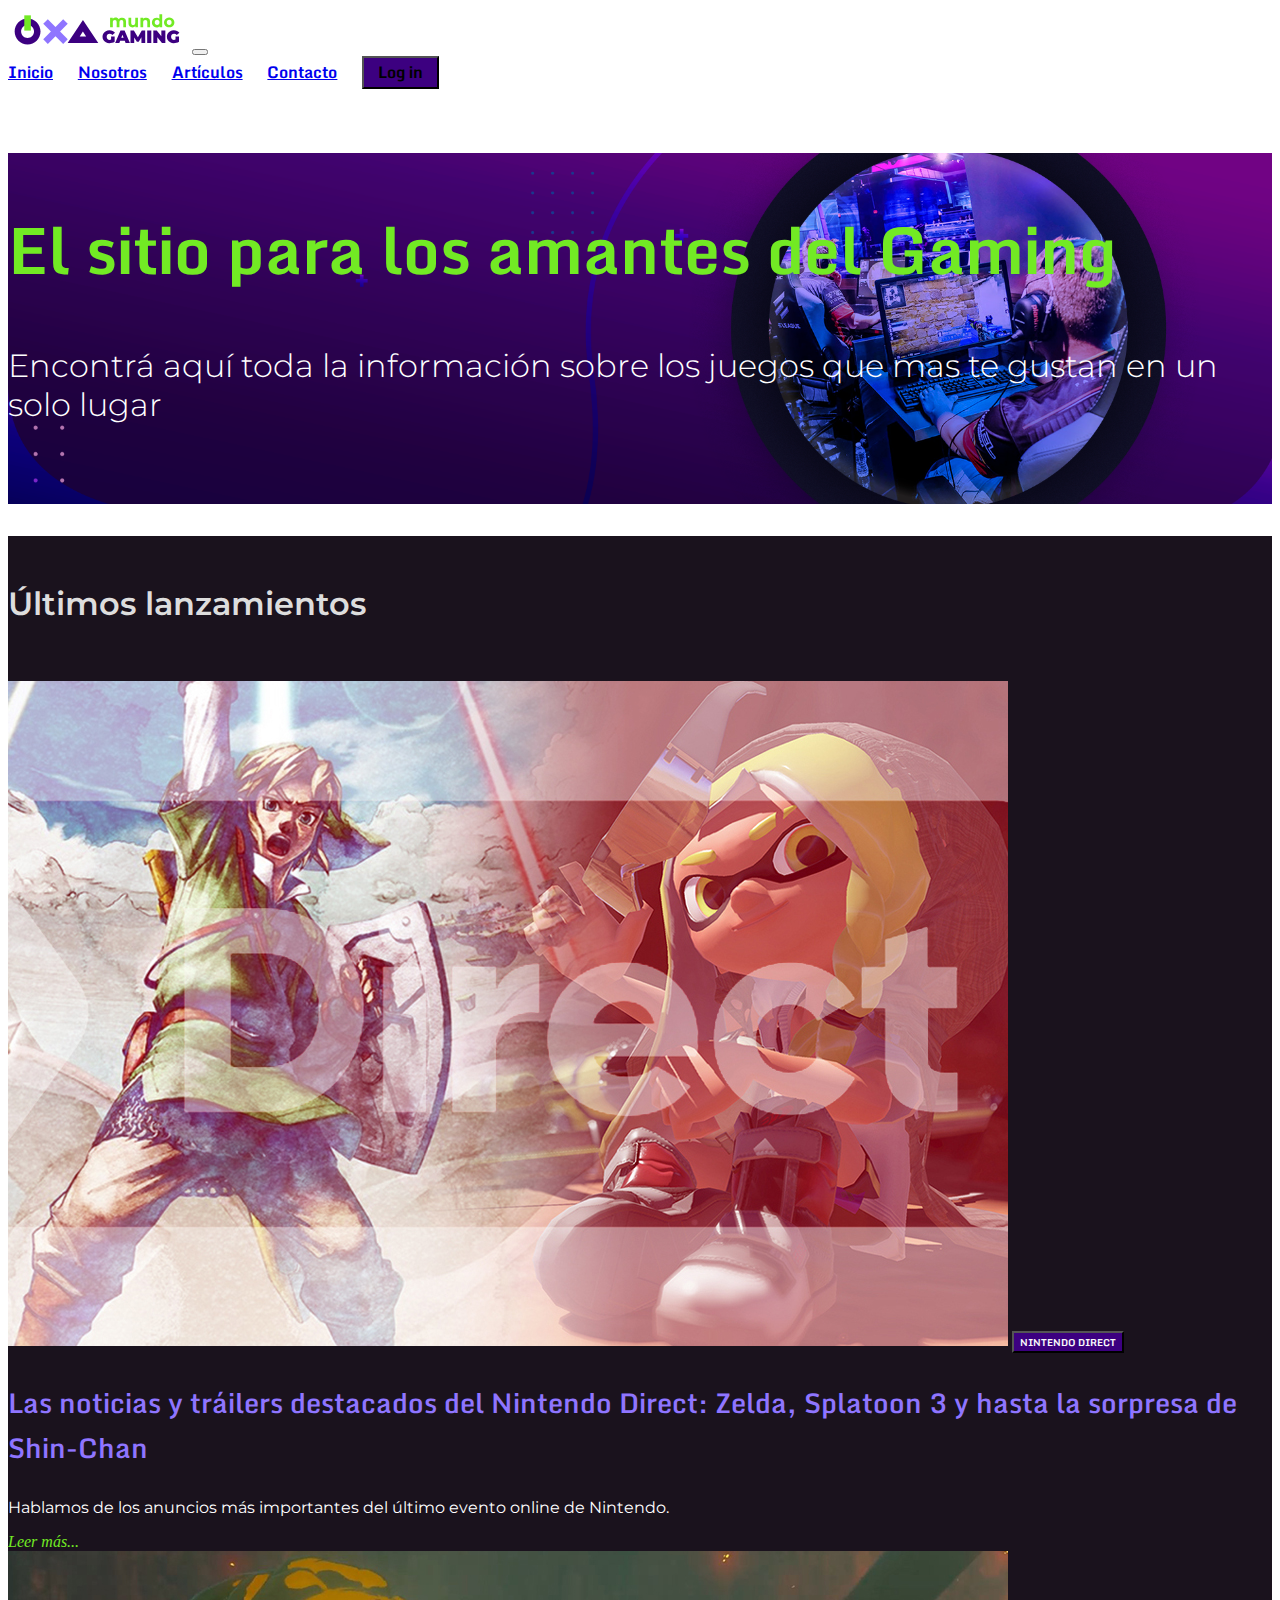
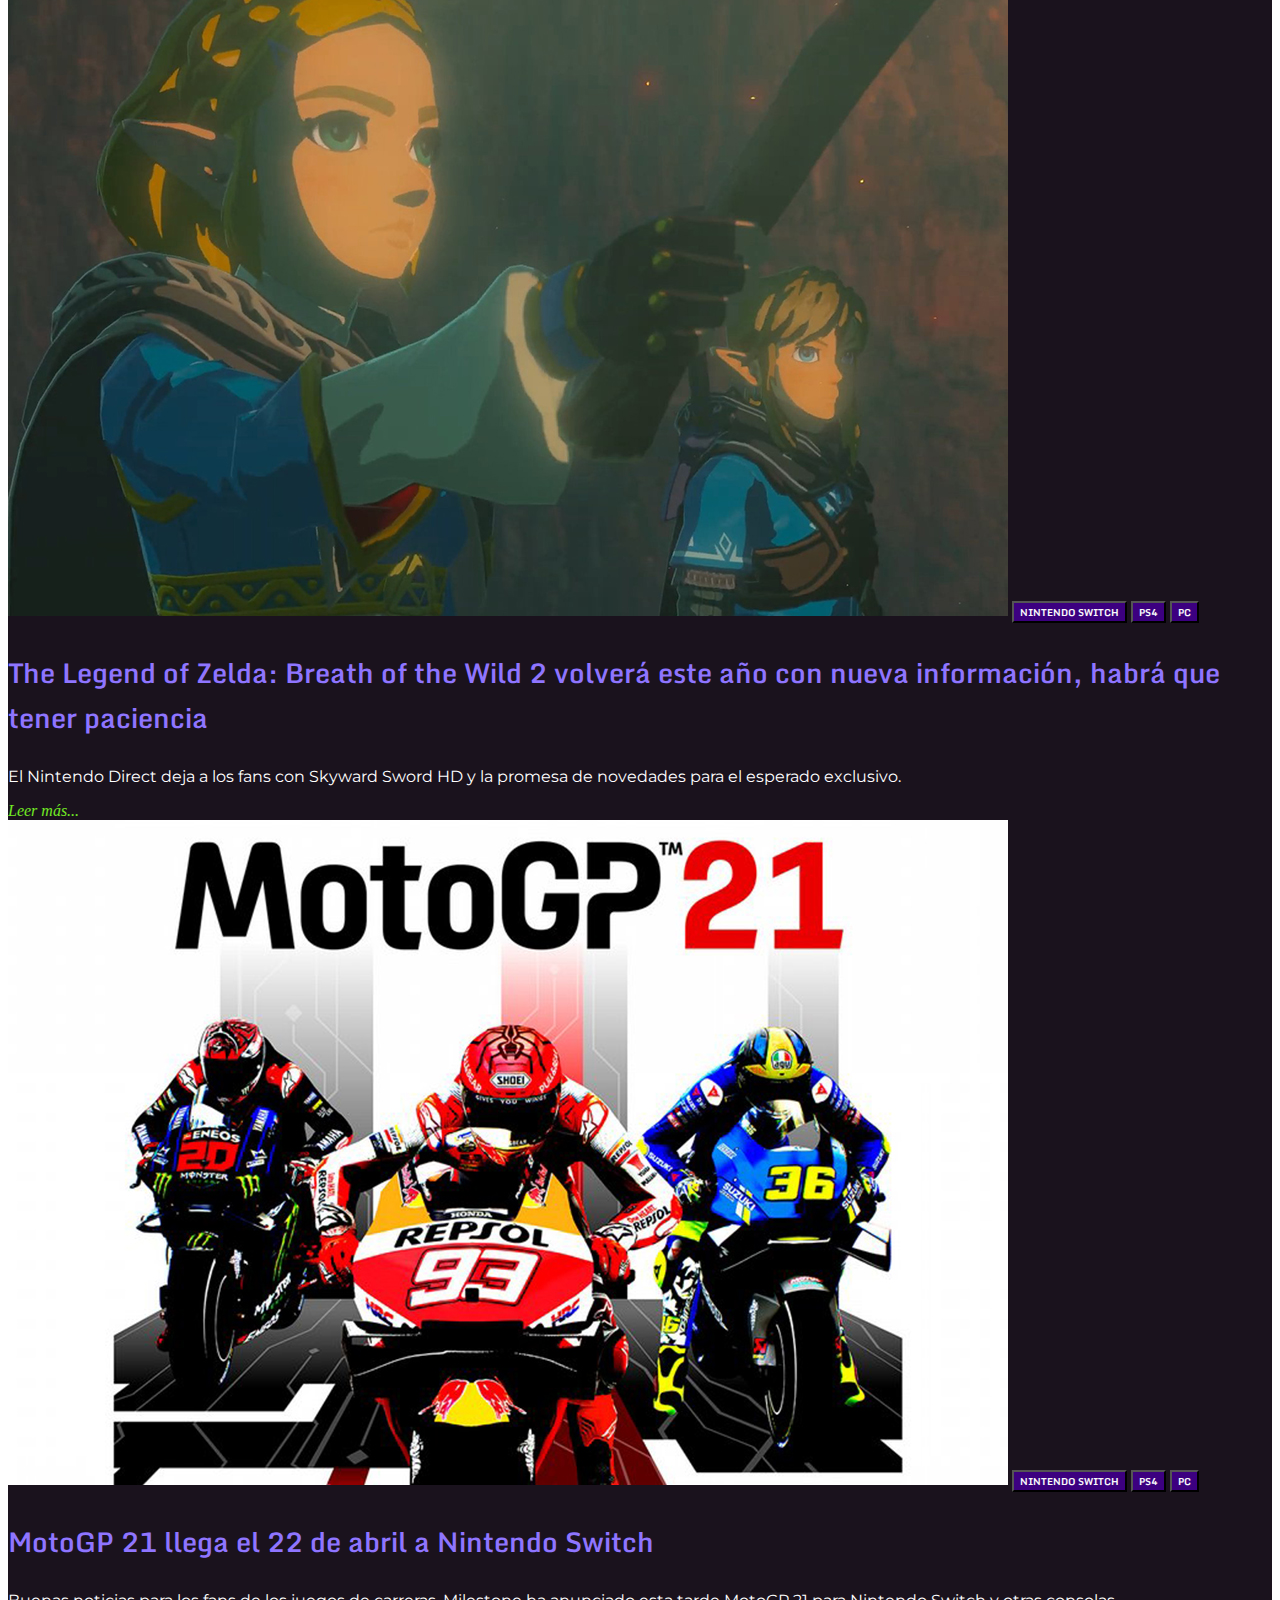
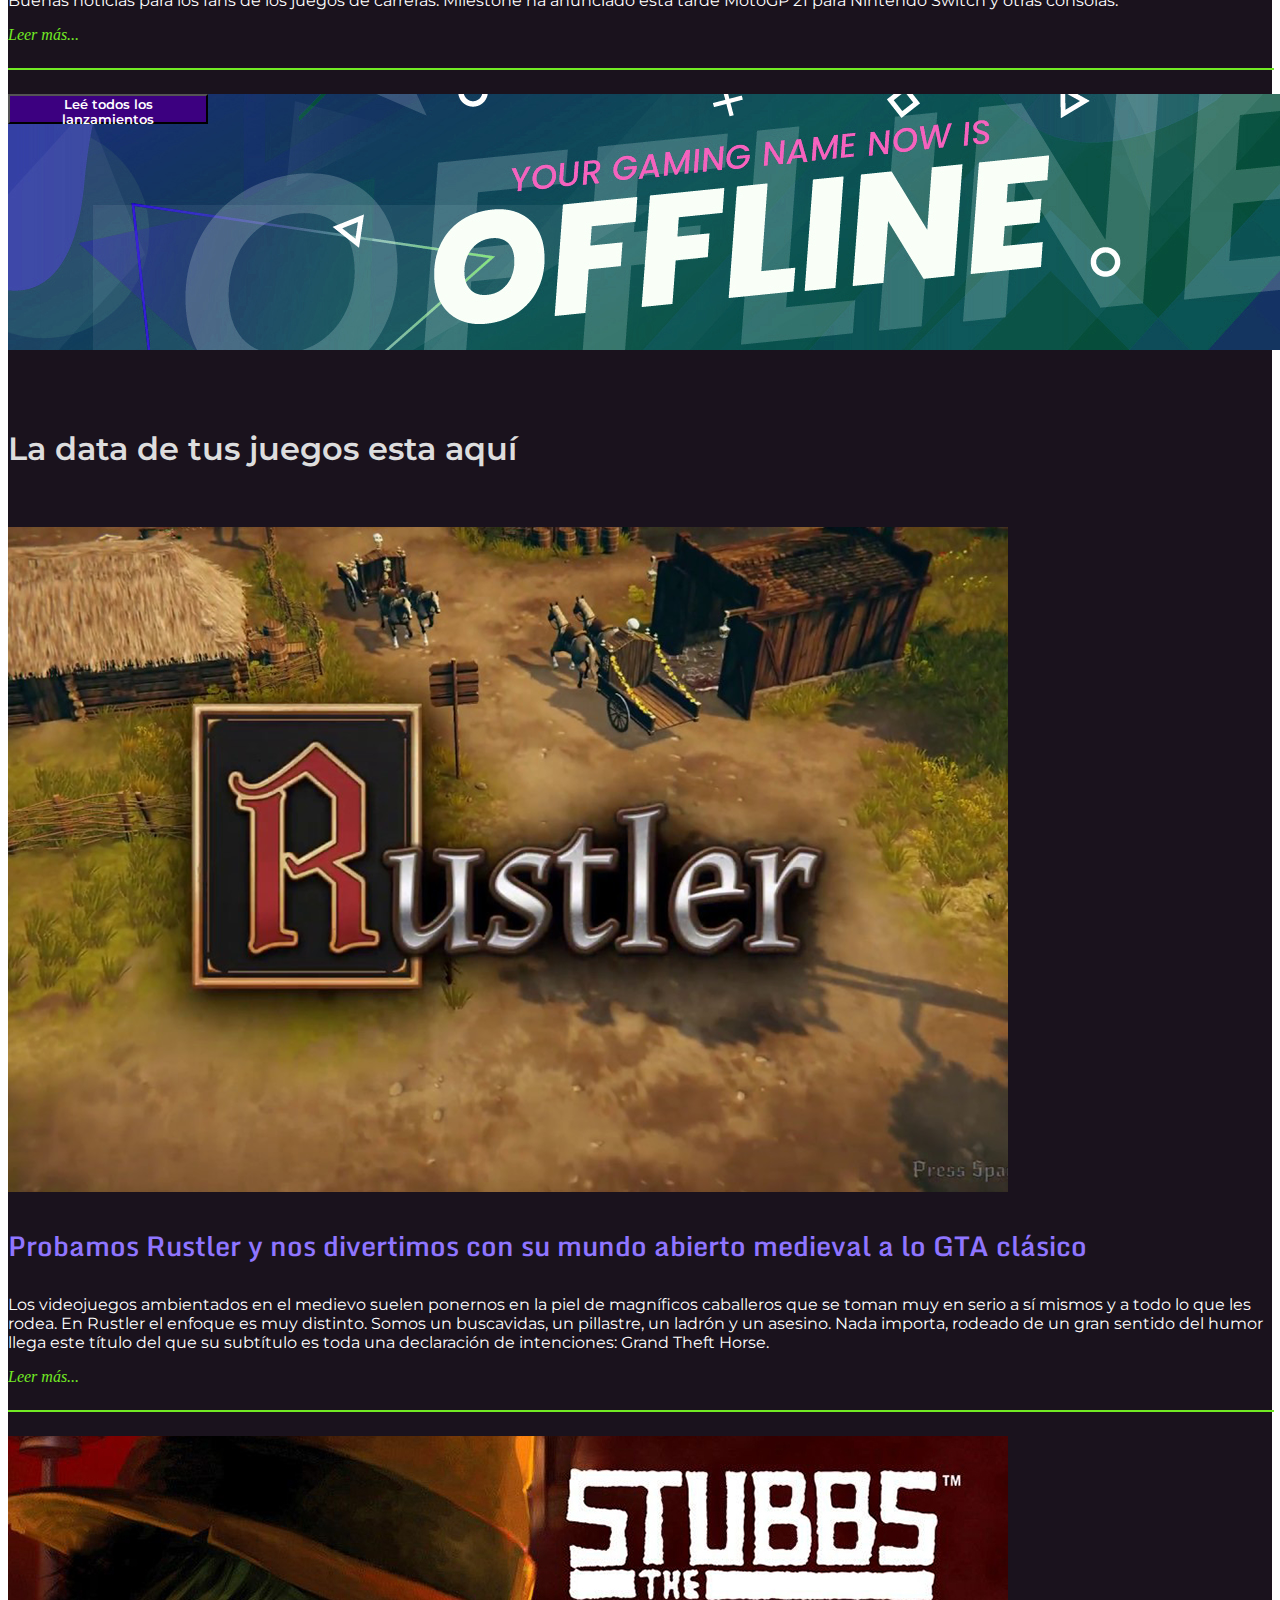
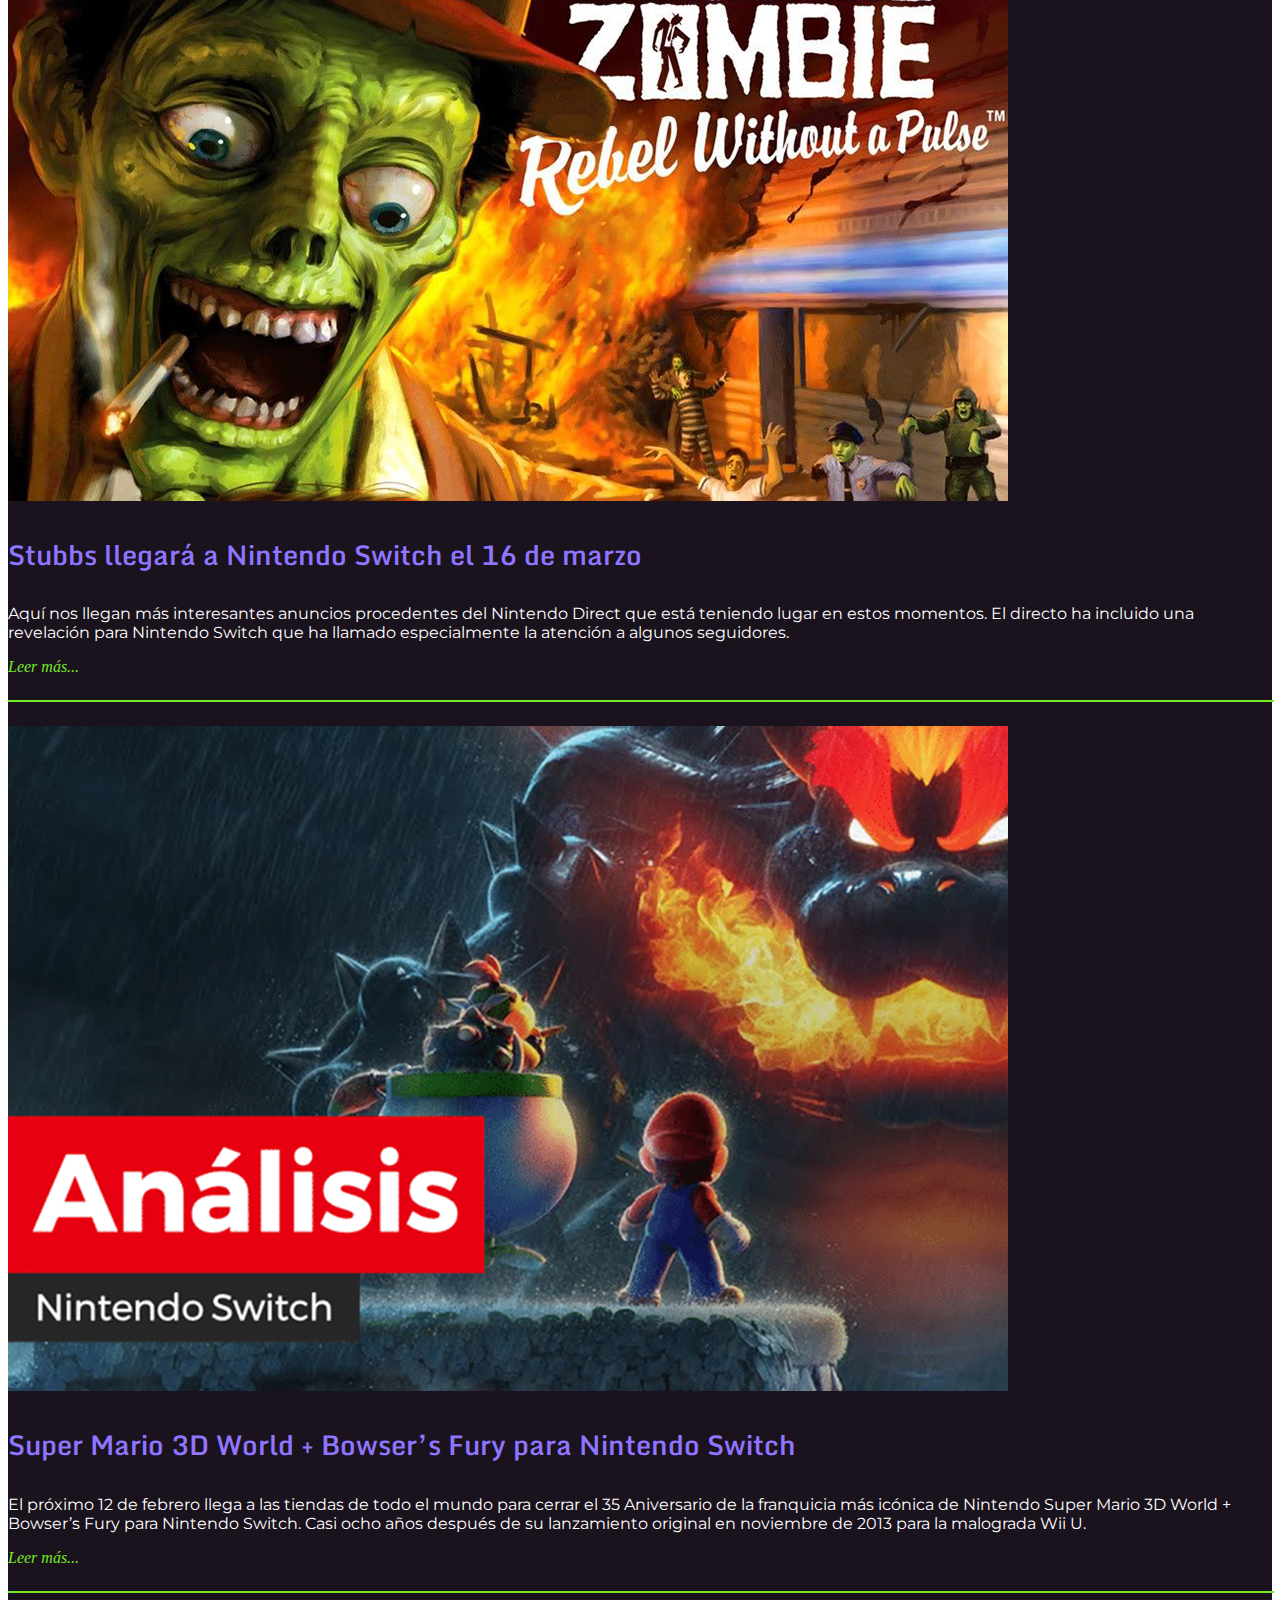
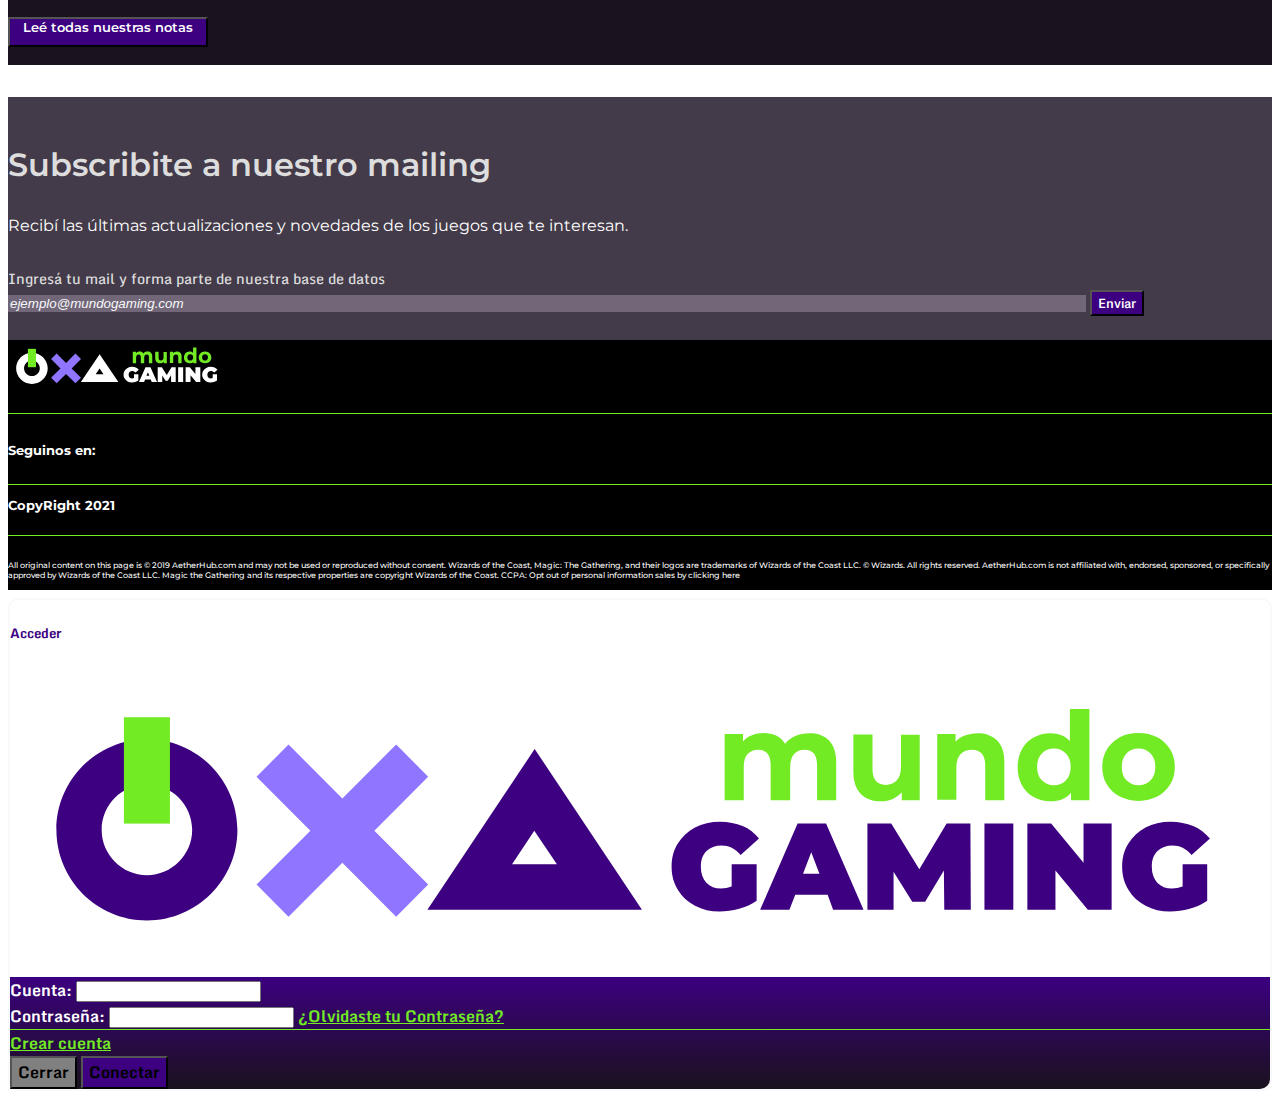
<file: index.html>
<!doctype html>
<html lang="en">

<head>
    <!-- Required meta tags -->
    <meta charset="utf-8">
    <meta name="viewport" content="width=device-width, initial-scale=1">
    <link rel="shortcut icon" href="./img/fav-02.svg" type="image/x-icon">
    <!-- Bootstrap CSS -->
    <link href="https://cdn.jsdelivr.net/npm/bootstrap@5.0.0-beta1/dist/css/bootstrap.min.css" rel="stylesheet"
        integrity="sha384-giJF6kkoqNQ00vy+HMDP7azOuL0xtbfIcaT9wjKHr8RbDVddVHyTfAAsrekwKmP1" crossorigin="anonymous">
    <link
        href="https://fonts.googleapis.com/css2?family=Monda:wght@400;700&family=Montserrat:ital,wght@0,100;0,200;0,300;0,400;0,500;0,600;0,700;0,800;0,900;1,100;1,200;1,300;1,400;1,500;1,600;1,700;1,800;1,900&display=swap"
        rel="stylesheet">
    <link rel="stylesheet" href="https://pro.fontawesome.com/releases/v5.10.0/css/all.css"
        integrity="sha384-AYmEC3Yw5cVb3ZcuHtOA93w35dYTsvhLPVnYs9eStHfGJvOvKxVfELGroGkvsg+p" crossorigin="anonymous" />

    <link rel="stylesheet" href="style.css">
    <title>Mundo Gaming</title>
</head>

<body>
    <!-- navigation -->
    <nav class="navbar navbar-expand-lg navbar-light bg-light fixed-top">
        <div class="container">
            <a class="navbar-brand" href="./index.html"><img class="logo-nav" src="./img/logo-01.svg" alt=""></a>
            <button class="navbar-toggler" type="button" data-bs-toggle="collapse" data-bs-target="#navbarNavAltMarkup"
                aria-controls="navbarNavAltMarkup" aria-expanded="false" aria-label="Toggle navigation">
                <span class="navbar-toggler-icon"></span>
            </button>
            <div class="collapse navbar-collapse justify-content-end" id="navbarNavAltMarkup">
                <div class="navbar-nav">
                    <a class="nav-link active texto-nav" aria-current="page" href="./index.html">Inicio</a>
                    <a class="nav-link texto-nav" href="./nosotros.html">Nosotros</a>
                    <a class="nav-link texto-nav" href="./articulos.html">Artículos</a>
                    <a class="nav-link texto-nav" href="./contacto.html">Contacto</a>
                    <button type="button" class="btn btn-dark btn-sm texto-nav bg-button" data-bs-toggle="modal"
                        data-bs-target="#login" data-bs-whatever="@mdo">Log in</button>
                </div>
            </div>
        </div>
    </nav>

    <!-- contenido presentacion inicio -->


    <div class="contenedor-inicio">
        <div class="container">
            <div class="row">
                <div class="col-sm-8 col-md-8 col-lg-6 pt-5">
                    <p class="texto-titulo-inicio">El sitio para los amantes del Gaming</p>
                    <p class="texto-bajada-inicio">Encontrá aquí toda la información sobre los juegos que mas te gustan en un solo lugar</p>
                </div>
            </div>

        </div>
    </div>

    <!-- articulos -->

    <div class="container-fluid contenedor-articulos">
        <div class="container">
            <div class="row">
                <h2>Últimos lanzamientos</h2>
                <div class="col-lg-12 col-xl-4">
                    <a href="./articulo.html" style="text-decoration: none;">
                    <img src="./img/img-post.jpg" alt="" class="img-fluid img-overlay mt-2 mt-xl-1 mb-2">
                    <button type="button" class="btn etiqueta-nota mt-4">NINTENDO DIRECT</button>
                    <p class="titulo-articulo-inicio mt-2">Las noticias y tráilers destacados del Nintendo Direct: Zelda, Splatoon 3 y hasta la sorpresa de Shin-Chan</p>
                    <p class="texto-articulo-inicio">Hablamos de los anuncios más importantes del último evento online de Nintendo.</p>
                    </a>
                    <a href="./articulo.html" class="enlace-articulo"> <i><i class="pe-2 fas fa-folder-plus"></i>Leer más...</i> </a>
                </div>
                <div class="col-lg-12 col-xl-4">
                    <a href="./articulo2zelda.html" style="text-decoration: none;">
                        <img src="./img/articulo/the_legend_of_zelda_breath_of_the_wild_2.jpg" alt="" class="img-fluid img-overlay mt-5 mt-xl-1 mb-1">
                        <button type="button" class="btn etiqueta-nota mt-4">NINTENDO SWITCH</button>
                        <button type="button" class="btn etiqueta-nota mt-4">PS4</button>
                        <button type="button" class="btn etiqueta-nota mt-4">PC</button>
                        <p class="titulo-articulo-inicio mt-2">The Legend of Zelda: Breath of the Wild 2 volverá este año con nueva información, habrá que tener paciencia</p>
                        <p class="texto-articulo-inicio">El Nintendo Direct deja a los fans con Skyward Sword HD y la promesa de novedades para el esperado exclusivo.</p>
                    </a>
                    <a href="./articulo2zelda.html" class="enlace-articulo"> <i><i class="pe-2 fas fa-folder-plus"></i>Leer
                            más...</i> </a>
                </div>
                <div class="col-lg-12 col-xl-4">
                    <a href="./articulo3Motogp.html" style="text-decoration: none;">
                        <img src="./img/articulo/MotoGP.jpg" alt="" class="img-fluid img-overlay mt-5 mt-xl-1 mb-1">
                        <button type="button" class="btn etiqueta-nota mt-4">NINTENDO SWITCH</button>
                        <button type="button" class="btn etiqueta-nota mt-4">PS4</button>
                        <button type="button" class="btn etiqueta-nota mt-4">PC</button>
                        <p class="titulo-articulo-inicio mt-2">MotoGP 21 llega el 22 de abril a Nintendo Switch</p>
                        <p class="texto-articulo-inicio">Buenas noticias para los fans de los juegos de carreras. Milestone ha anunciado esta tarde MotoGP 21 para Nintendo Switch y otras consolas.</p>
                    </a>
                    <a href="./articulo3Motogp.html" class="enlace-articulo"> <i><i class="pe-2 fas fa-folder-plus"></i>Leer
                            más...</i> </a>
                </div>
                <div class="d-flex mt-4 mb-1 mb-md-4 mb-sm-4" style="position: relative; justify-content: center; align-items: center;">
                    <hr class="hr-articulos">
                    <button type="button" class="btn btn-dark btn-sm boton-todos-articulos">Leé todos los
                        lanzamientos</button>
                </div>
                <div class="col-lg-12 mt-lg-5">
                    <img src="./img/banner.jpg" alt="" class="img-fluid">
                </div>
            </div>
            <h2>La data de tus juegos esta aquí</h2> 
            <div class="row">
                <div class="col-lg-4">
                    <a class="enlace-nota-articulo" href="./articulo4Rustler.html">
                    <img src="./img/articulo/Rustler.png" alt="" class="img-fluid img-articulo img-overlay"></a>
                </div>
                <div class="col-lg-7 ">
                    <a class="enlace-nota-articulo" href="./articulo4Rustler.html">
                        <p class="titulo-articulo-inicio mt-4">Probamos Rustler y nos divertimos con su mundo abierto medieval a lo GTA clásico</p>
                        <p class="texto-articulo-inicio">Los videojuegos ambientados en el medievo suelen ponernos en la piel de magníficos caballeros que se toman muy en serio a sí mismos y a todo lo que les rodea. En Rustler el enfoque es muy distinto. Somos un buscavidas, un pillastre, un ladrón y un asesino. Nada importa, rodeado de un gran sentido del humor llega este título del que su subtítulo es toda una declaración de intenciones: Grand Theft Horse.</p>
                    </a>
                    <a href="./articulo4Rustler.html" class="enlace-articulo"> <i><i class="pe-2 fas fa-folder-plus"></i>Leer
                            más...</i> </a>
                </div>
                <hr class="hr-articulos">
                <div class="col-lg-4">
                    <a class="enlace-nota-articulo" href="./articulo5Stubbs.html">
                    <img src="./img/articulo/Stubbs.jpg" alt="" class="img-fluid img-overlay"></a>
                </div>
                <div class="col-lg-7">
                    <a class="enlace-nota-articulo" href="./articulo5Stubbs.html">
                        <p class="titulo-articulo-inicio mt-4">Stubbs llegará a Nintendo Switch el 16 de marzo</p>
                        <p class="texto-articulo-inicio">Aquí nos llegan más interesantes anuncios procedentes del Nintendo Direct que está teniendo lugar en estos momentos. El directo ha incluido una revelación para Nintendo Switch que ha llamado especialmente la atención a algunos seguidores.</p>
                    </a>
                    <a href="./articulo5Stubbs.html" class="enlace-articulo"> <i><i class="pe-2 fas fa-folder-plus"></i>Leer
                            más...</i> </a>
                </div>
                <hr class="hr-articulos">
                <div class="col-lg-4">
                    <a class="enlace-nota-articulo" href="./articulo6Supermario.html">
                    <img src="./img/articulo/Supermario.png" alt="" class="img-fluid img-overlay"></a>
                </div>
                <div class="col-lg-7">
                    <a class="enlace-nota-articulo" href="./articulo6Supermario.html">
                        <p class="titulo-articulo-inicio mt-4">Super Mario 3D World + Bowser’s Fury para Nintendo Switch</p>
                        <p class="texto-articulo-inicio">El próximo 12 de febrero llega a las tiendas de todo el mundo para cerrar el 35 Aniversario de la franquicia más icónica de Nintendo Super Mario 3D World + Bowser’s Fury para Nintendo Switch. Casi ocho años después de su lanzamiento original en noviembre de 2013 para la malograda Wii U.</p>
                    </a>
                    <a href="./articulo6Supermario.html" class="enlace-articulo"> <i><i class="pe-2 fas fa-folder-plus"></i>Leer
                            más...</i> </a>
                </div>
                <div class="d-flex mt-4 mb-1" style="position: relative; justify-content: center; align-items: center;">
                    <hr class="hr-articulos">
                    <button type="button" class="btn btn-dark btn-sm boton-todos-articulos">Leé todas nuestras
                        notas</button>
                </div>
            </div>

        </div>

    </div>

    <div class="container-fluid contenedor-subscribite">
        <div class="container">
            <div class="row align-items-center">
                <div class="col-lg-12 col-xl-6">
                    <p class="titulo-mailing">Subscribite a nuestro mailing</p>
                    <p class="subtitulo-mailing">Recibí las últimas actualizaciones y novedades de los juegos que te
                        interesan.</p>
                </div>
                <div class="col-lg-12 col-xl-6">
                    <form>
                        <div class="mt-xl-4 mb-lg-3">
                            <label for="exampleInputEmail1" class="form-label label-formulario">Ingresá tu mail y forma parte de nuestra base de datos</label>
                        <div class="d-flex mt-2">
                            <input type="email" class="form-control input-formulario" id="exampleInputEmail1" aria-describedby="emailHelp" placeholder="ejemplo@mundogaming.com" required>
                            <button type="submit" class="btn boton-formulario ms-3">Enviar</button>
                        </div>
                        </div>
                    </form>
                </div>
            </div>
        </div>
    </div>

    <!-- footer -->

    <div class="container-fluid contenedor-footer">
        <div class="container ">
            <div class="row align-items-center justify-content-center align-items-lg-baseline">
                <div
                    class="col-lg-3 text-lg-end text-md-center text-sm-center text-center mb-md-4 mb-sm-4 mb-4 mt-3 borde-botton-verde">
                    <img src="./img/logo-w-01.svg" alt="" style="width: 220px; padding-bottom: 1rem;">
                </div>
                <div class="col-lg-6 text-center mb-md-4 mb-sm-4 mt-4 borde-botton-verde">
                    <p class="copy-footer">Seguinos en: <i class="fab fa-facebook-square px-2 icono-redes-footer"></i><i
                            class="fab fa-twitter-square px-2 icono-redes-footer"></i><i
                            class="fab fa-discord px-2 icono-redes-footer"></i></p>
                </div>
                <div
                    class="col-lg-3 a justify-content-lg-end text-sm-center text-center mb-md-4 mb-sm-4 mt-4 borde-botton-verde">
                    <p class="copy-footer">CopyRight 2021</p>
                </div>
                <div class="col-lg-12">
                    <p class="registro-footer mb-sm-4">All original content on this page is © 2019 AetherHub.com and may
                        not be used or reproduced without consent. Wizards of the Coast, Magic: The Gathering, and their
                        logos are trademarks of Wizards of the Coast LLC. © Wizards. All rights reserved. AetherHub.com
                        is not affiliated with, endorsed, sponsored, or specifically approved by Wizards of the Coast
                        LLC. Magic the Gathering and its respective properties are copyright Wizards of the Coast. CCPA:
                        Opt out of personal information sales by clicking here</p>
                </div>
            </div>
        </div>
    </div>



    <div class="modal fade" id="login" tabindex="-1" aria-labelledby="exampleModalLabel" aria-hidden="true">
        <div class="modal-dialog">
            <div class="modal-content login">
                <div class="modal-header bg-light">
                    <h5 class="modal-title monda-morado bordes-top" id="exampleModalLabel">Acceder</h5>
                    <img class="w-25" src="./img/logo-01.svg" alt="Logo-gaming">
                </div>
                <div class="modal-body contenedor-modal bordes-bot">
                    <form>
                        <div class="borde-botton-verde">
                            <div class="mb-3">
                                <label for="recipient-name" class="col-form-label copy-footer">Cuenta:</label>
                                <input type="email" required class="form-control" id="recipient-name">
                            </div>
                            <div class="mb-3">
                                <label for="message-text" class="col-form-label copy-footer">Contraseña:</label>
                                <input type="password" required class="form-control" id="recipient-name">
                                <a class="link-reg estilo-comparti d-flex justify-content-end" href="./registrarse.html">¿Olvidaste tu Contraseña?</a>
                            </div>
                        </div>
                        <div class="modal-footer d-flex justify-content-between">
                            <div>
                                <a class="link-reg estilo-comparti" href="./registrarse.html">Crear cuenta</a>
                            </div>
                            <div>
                                <button type="button" class="btn btn-dark btn-sm btn-gris"
                                    data-bs-dismiss="modal">Cerrar</button>
                                <button type="submit" class="btn btn-dark btn-sm btn-morado">Conectar</button>
                            </div>
                        </div>
                    </form>
                </div>
            </div>
        </div>
    </div> 
    <script src="https://cdn.jsdelivr.net/npm/bootstrap@5.0.0-beta1/dist/js/bootstrap.bundle.min.js"
        integrity="sha384-ygbV9kiqUc6oa4msXn9868pTtWMgiQaeYH7/t7LECLbyPA2x65Kgf80OJFdroafW"
        crossorigin="anonymous"></script>
</body>

</html>
</file>
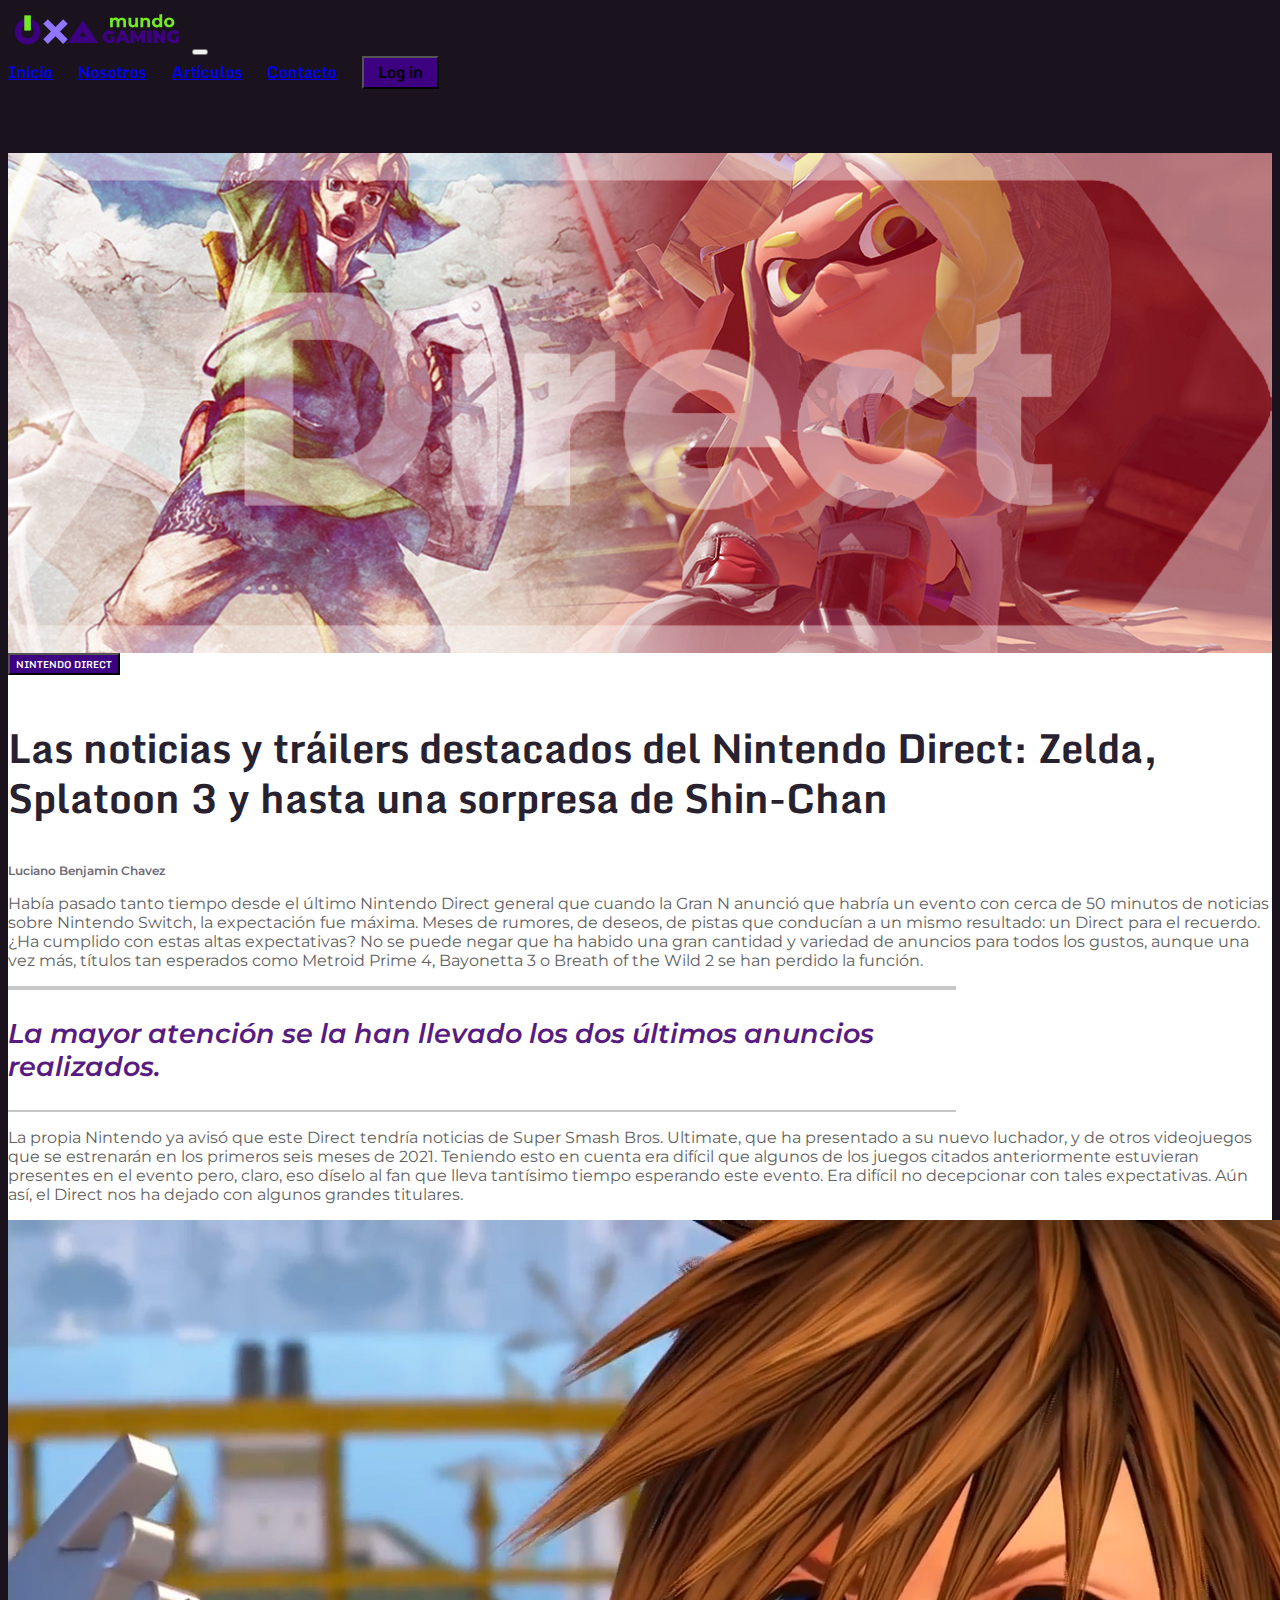
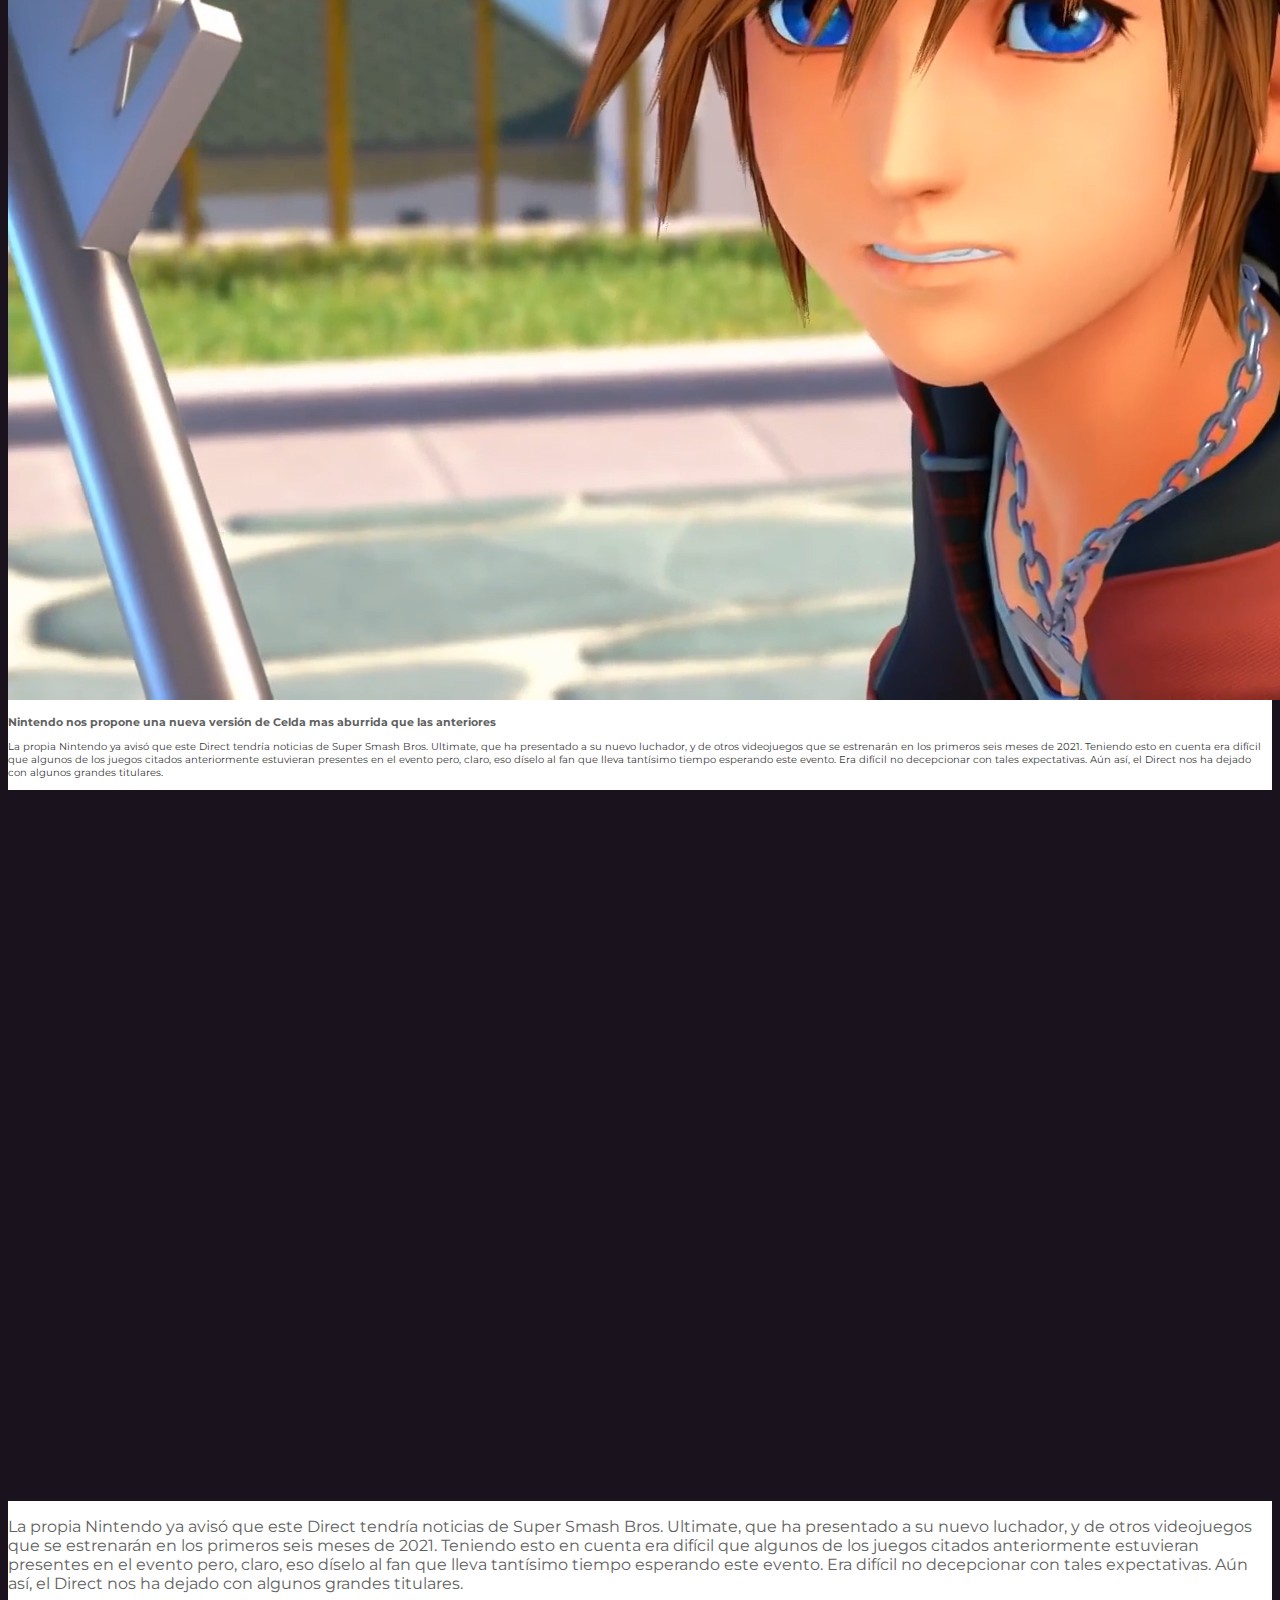
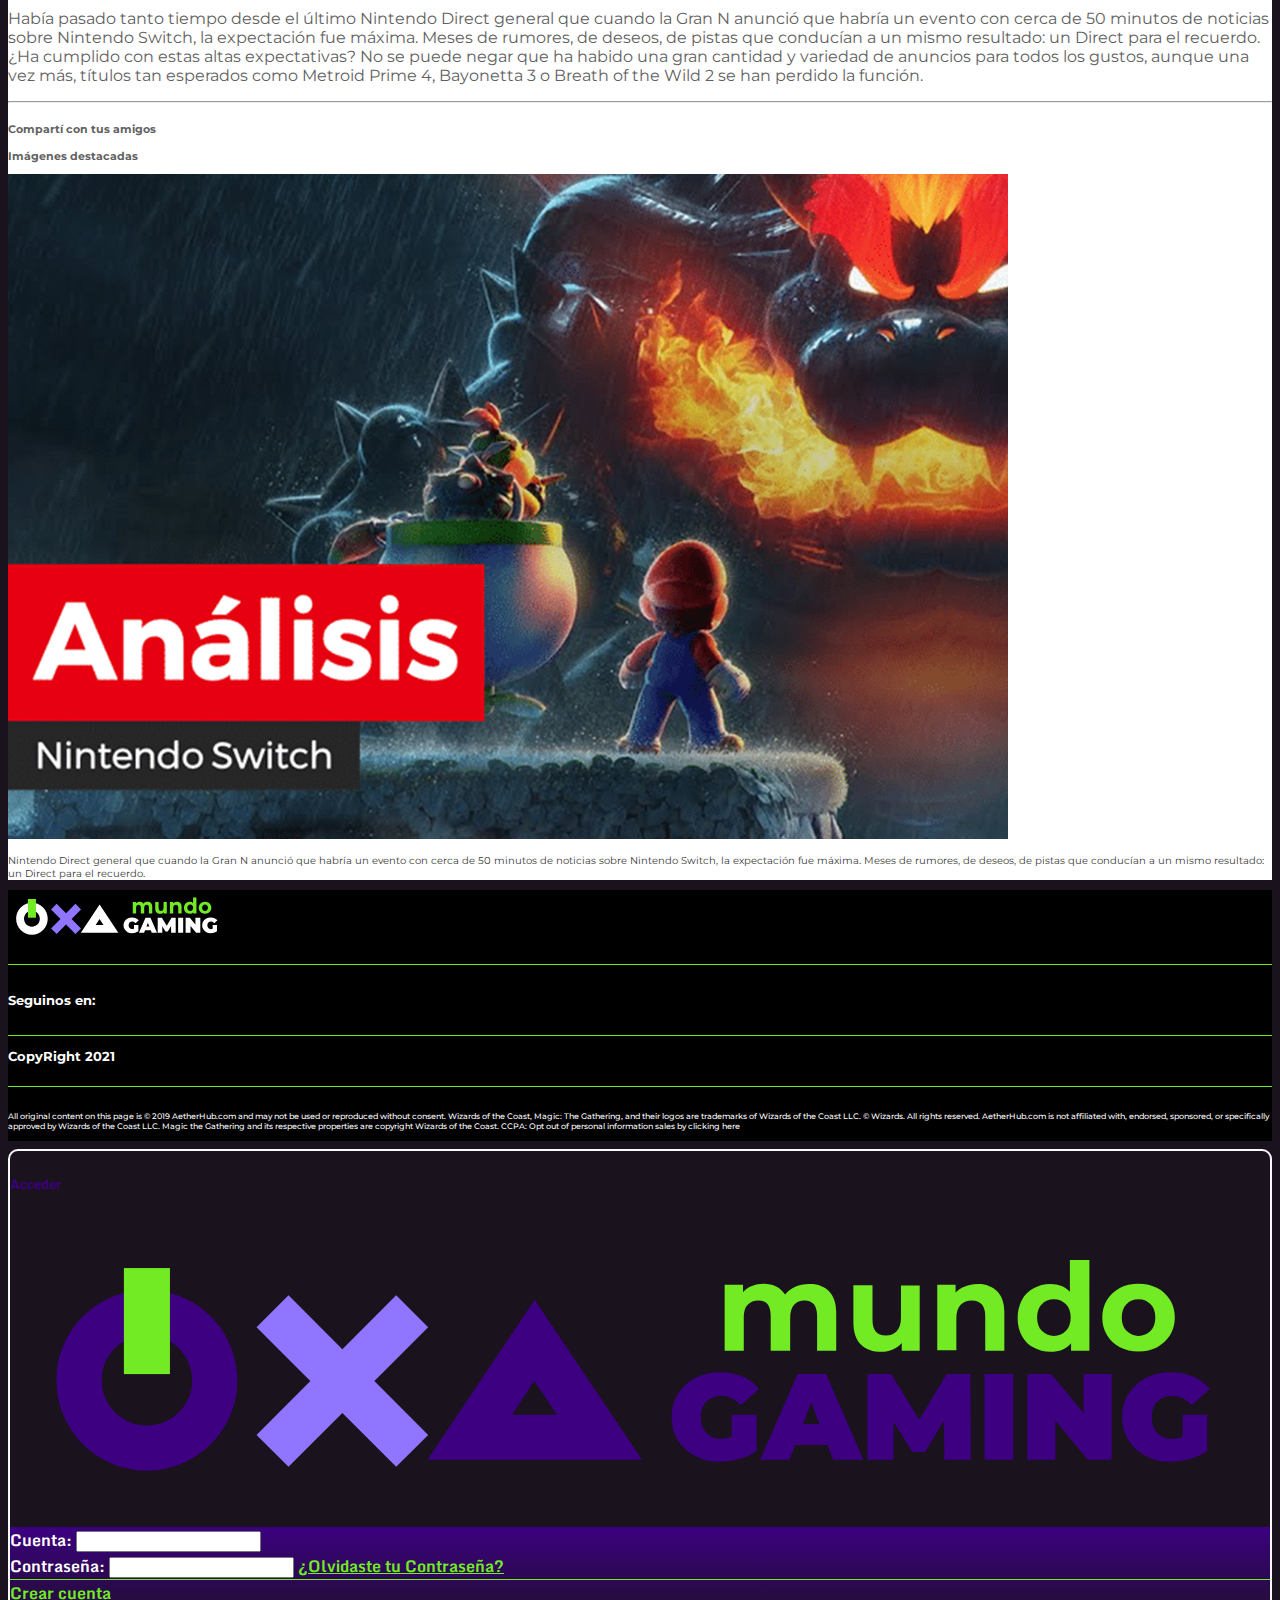
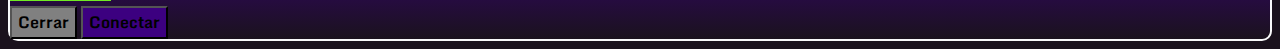
<file: articulo.html>
<!doctype html>
<html lang="en">

<head>
    <!-- Required meta tags -->
    <meta charset="utf-8">
    <meta name="viewport" content="width=device-width, initial-scale=1">
    <link rel="shortcut icon" href="./img/fav-02.svg" type="image/x-icon">
    <!-- Bootstrap CSS -->
    <link href="https://cdn.jsdelivr.net/npm/bootstrap@5.0.0-beta1/dist/css/bootstrap.min.css" rel="stylesheet"
        integrity="sha384-giJF6kkoqNQ00vy+HMDP7azOuL0xtbfIcaT9wjKHr8RbDVddVHyTfAAsrekwKmP1" crossorigin="anonymous">
    <link
        href="https://fonts.googleapis.com/css2?family=Monda:wght@400;700&family=Montserrat:ital,wght@0,100;0,200;0,300;0,400;0,500;0,600;0,700;0,800;0,900;1,100;1,200;1,300;1,400;1,500;1,600;1,700;1,800;1,900&display=swap"
        rel="stylesheet">
    <link rel="stylesheet" href="https://pro.fontawesome.com/releases/v5.10.0/css/all.css"
        integrity="sha384-AYmEC3Yw5cVb3ZcuHtOA93w35dYTsvhLPVnYs9eStHfGJvOvKxVfELGroGkvsg+p" crossorigin="anonymous" />

    <link rel="stylesheet" href="style.css">
    <link rel="stylesheet" href="articulo.css">
    <title>Mundo Gaming</title>
</head>

<body class="bg-oscuro">
    <!-- navigation -->
    <nav class="navbar navbar-expand-lg navbar-light bg-light fixed-top">
        <div class="container">
            <a class="navbar-brand" href="./index.html"><img class="logo-nav" src="./img/logo-01.svg" alt=""></a>
            <button class="navbar-toggler" type="button" data-bs-toggle="collapse" data-bs-target="#navbarNavAltMarkup"
                aria-controls="navbarNavAltMarkup" aria-expanded="false" aria-label="Toggle navigation">
                <span class="navbar-toggler-icon"></span>
            </button>
            <div class="collapse navbar-collapse justify-content-end" id="navbarNavAltMarkup">
                <div class="navbar-nav">
                    <a class="nav-link texto-nav" href="./index.html">Inicio</a>
                    <a class="nav-link texto-nav" href="./nosotros.html">Nosotros</a>
                    <a class="nav-link texto-nav" href="./articulos.html">Artículos</a>
                    <a class="nav-link texto-nav" href="./contacto.html">Contacto</a>
                    <button type="button" class="btn btn-dark btn-sm texto-nav bg-button" data-bs-toggle="modal"
                        data-bs-target="#login" data-bs-whatever="@mdo">Log in</button>
                </div>
            </div>
        </div>
    </nav>

    <!-- contenido articulo -->

    <div>
        <div class="div contenedor-img-articulo articulo-nintendo"></div>
            <div class="container pb-5 bg-blanco">
            <div class="row">
                <div class="col-lg-1"></div>
                <div class="col-lg-7 pt-3">
                    <div>
                        <button type="button" class="btn etiqueta-nota my-4">NINTENDO DIRECT</button>
                        <p class="titulo-articulo">Las noticias y tráilers destacados del Nintendo Direct: Zelda,
                            Splatoon 3 y hasta una sorpresa de Shin-Chan</p>
                        <p class="texto-autor-articulo"><i class="far fa-user"></i> Luciano Benjamin Chavez</p>
                    </div>
                    <p class="cuerpo-texto-articulo">Había pasado tanto tiempo desde el último Nintendo Direct general
                        que cuando la Gran N anunció que habría un evento con cerca de 50 minutos de noticias sobre
                        Nintendo Switch, la expectación fue máxima. Meses de rumores, de deseos, de pistas que conducían
                        a un mismo resultado: un Direct para el recuerdo. ¿Ha cumplido con estas altas expectativas? No
                        se puede negar que ha habido una gran cantidad y variedad de anuncios para todos los gustos,
                        aunque una vez más, títulos tan esperados como Metroid Prime 4, Bayonetta 3 o Breath of the Wild
                        2 se han perdido la función.</p>
                    <div class="contenedor-destacado mt-5 mb-5">
                        <p class="destacado-articulo pt-4 pb-3">La mayor atención se la han llevado los dos últimos
                            anuncios realizados. </p>
                    </div>
                    <p class="cuerpo-texto-articulo mb-5">La propia Nintendo ya avisó que este Direct tendría noticias
                        de Super Smash Bros. Ultimate, que ha presentado a su nuevo luchador, y de otros videojuegos que
                        se estrenarán en los primeros seis meses de 2021. Teniendo esto en cuenta era difícil que
                        algunos de los juegos citados anteriormente estuvieran presentes en el evento pero, claro, eso
                        díselo al fan que lleva tantísimo tiempo esperando este evento. Era difícil no decepcionar con
                        tales expectativas. Aún así, el Direct nos ha dejado con algunos grandes titulares.</p>
                </div>
                <div class="col-lg-1"></div>
                <div class="col-lg-2 my-5">
                    <div>
                        <img src="./img/articulo/img-lateral.jpg" alt="" class="img-fluid">
                    </div>
                    <p class="titulo-lateral-artitulo pt-3 ">Nintendo nos propone una nueva versión de Celda mas
                        aburrida que las anteriores</p>
                    <p class="texto-lateral-articulo">La propia Nintendo ya avisó que este Direct tendría noticias de
                        Super Smash Bros. Ultimate, que ha presentado a su nuevo luchador, y de otros videojuegos que se
                        estrenarán en los primeros seis meses de 2021. Teniendo esto en cuenta era difícil que algunos
                        de los juegos citados anteriormente estuvieran presentes en el evento pero, claro, eso díselo al
                        fan que lleva tantísimo tiempo esperando este evento. Era difícil no decepcionar con tales
                        expectativas. Aún así, el Direct nos ha dejado con algunos grandes titulares.</p>
                </div>
                <div class="col-lg-1"></div>
            </div>


            <div class="container-fluid contenedor-video">
                <div class="container contenedor-iframe">
                    <iframe src="https://www.youtube.com/embed/rVnMoHsnLjQ" frameborder="0"
                        allow="accelerometer; autoplay; clipboard-write; encrypted-media; gyroscope; picture-in-picture"
                        allowfullscreen class="responsive-iframe pb-1 pt-1"></iframe>
                </div>
            </div>
            <div class="container">
                <div class="row pt-5">
                    <div class="col-lg-1"></div>
                    <div class="col-lg-7">
                        <p class="cuerpo-texto-articulo">La propia Nintendo ya avisó que este Direct tendría noticias de
                            Super Smash Bros. Ultimate, que ha presentado a su nuevo luchador, y de otros videojuegos
                            que se estrenarán en los primeros seis meses de 2021. Teniendo esto en cuenta era difícil
                            que algunos de los juegos citados anteriormente estuvieran presentes en el evento pero,
                            claro, eso díselo al fan que lleva tantísimo tiempo esperando este evento. Era difícil no
                            decepcionar con tales expectativas. Aún así, el Direct nos ha dejado con algunos grandes
                            titulares.</p>
                        <p class="cuerpo-texto-articulo">Había pasado tanto tiempo desde el último Nintendo Direct
                            general que cuando la Gran N anunció que habría un evento con cerca de 50 minutos de
                            noticias sobre Nintendo Switch, la expectación fue máxima. Meses de rumores, de deseos, de
                            pistas que conducían a un mismo resultado: un Direct para el recuerdo. ¿Ha cumplido con
                            estas altas expectativas? No se puede negar que ha habido una gran cantidad y variedad de
                            anuncios para todos los gustos, aunque una vez más, títulos tan esperados como Metroid Prime
                            4, Bayonetta 3 o Breath of the Wild 2 se han perdido la función.</p>
                        <hr class="mt-5 mb-3">
                        <p class="titulo-lateral-artitulo">Compartí con tus amigos <i
                                class="fab fa-facebook-square px-2 icono-comparti"></i><i
                                class="fab fa-twitter-square px-2 icono-comparti"></i><i
                                class="fab fa-discord px-2 icono-comparti"></i></p>
                    </div>
                    <div class="col-lg-1"></div>
                    <div class="col-lg-2">
                        <p class="titulo-lateral-artitulo">Imágenes destacadas</p>
                        <div>
                            <img src="./img/articulo/Supermario.png" alt="" class="img-fluid">
                        </div>
                        <p class="texto-lateral-articulo pt-3 pb-5">Nintendo Direct general que cuando la Gran N anunció
                            que habría un evento con cerca de 50 minutos de noticias sobre Nintendo Switch, la
                            expectación fue máxima. Meses de rumores, de deseos, de pistas que conducían a un mismo
                            resultado: un Direct para el recuerdo.</p>
                    </div>
                    <div class="col-lg-1"></div>
                </div>
            </div>
        </div>
    </div>

    <!-- footer -->

    <div class="container-fluid contenedor-footer pt-3">
        <div class="container ">
            <div class="row align-items-center justify-content-center align-items-lg-baseline">
                <div
                    class="col-lg-3 text-lg-end text-md-center text-sm-center text-center mb-md-4 mb-sm-4 mb-4 mt-3 borde-botton-verde">
                    <img src="./img/logo-w-01.svg" alt="" style="width: 220px; padding-bottom: 1rem;">
                </div>
                <div class="col-lg-6 text-center mb-md-4 mb-sm-4 mt-4 borde-botton-verde">
                    <p class="copy-footer">Seguinos en: <i class="fab fa-facebook-square px-2 icono-redes-footer"></i><i
                            class="fab fa-twitter-square px-2 icono-redes-footer"></i><i
                            class="fab fa-discord px-2 icono-redes-footer"></i></p>
                </div>
                <div
                    class="col-lg-3 a justify-content-lg-end text-sm-center text-center mb-md-4 mb-sm-4 mt-4 borde-botton-verde">
                    <p class="copy-footer">CopyRight 2021</p>
                </div>
                <div class="col-lg-12">
                    <p class="registro-footer mb-sm-4">All original content on this page is © 2019 AetherHub.com and may
                        not be used or reproduced without consent. Wizards of the Coast, Magic: The Gathering, and their
                        logos are trademarks of Wizards of the Coast LLC. © Wizards. All rights reserved. AetherHub.com
                        is not affiliated with, endorsed, sponsored, or specifically approved by Wizards of the Coast
                        LLC. Magic the Gathering and its respective properties are copyright Wizards of the Coast. CCPA:
                        Opt out of personal information sales by clicking here</p>
                </div>
            </div>
        </div>
    </div>

    <!-- Modal -->

    <div class="modal fade" id="login" tabindex="-1" aria-labelledby="exampleModalLabel" aria-hidden="true">
        <div class="modal-dialog">
            <div class="modal-content login">
                <div class="modal-header bg-light">
                    <h5 class="modal-title monda-morado bordes-top" id="exampleModalLabel">Acceder</h5>
                    <img class="w-25" src="./img/logo-01.svg" alt="Logo-gaming">
                </div>
                <div class="modal-body contenedor-modal bordes-bot">
                    <form>
                        <div class="borde-botton-verde">
                            <div class="mb-3">
                                <label for="recipient-name" class="col-form-label copy-footer">Cuenta:</label>
                                <input type="email" required class="form-control" id="recipient-name">
                            </div>
                            <div class="mb-3">
                                <label for="message-text" class="col-form-label copy-footer">Contraseña:</label>
                                <input type="password" required class="form-control" id="recipient-name">
                                <a class="link-reg estilo-comparti d-flex justify-content-end"
                                    href="./registrarse.html">¿Olvidaste tu Contraseña?</a>
                            </div>
                        </div>
                        <div class="modal-footer d-flex justify-content-between">
                            <div>
                                <a class="link-reg estilo-comparti" href="./registrarse.html">Crear cuenta</a>
                            </div>
                            <div>
                                <button type="button" class="btn btn-dark btn-sm btn-gris"
                                    data-bs-dismiss="modal">Cerrar</button>
                                <button type="submit" class="btn btn-dark btn-sm btn-morado">Conectar</button>
                            </div>
                        </div>
                    </form>
                </div>
            </div>
        </div>
    </div>
    <script src="https://cdn.jsdelivr.net/npm/bootstrap@5.0.0-beta1/dist/js/bootstrap.bundle.min.js"
        integrity="sha384-ygbV9kiqUc6oa4msXn9868pTtWMgiQaeYH7/t7LECLbyPA2x65Kgf80OJFdroafW"
        crossorigin="anonymous"></script>
</body>

</html>
</file>
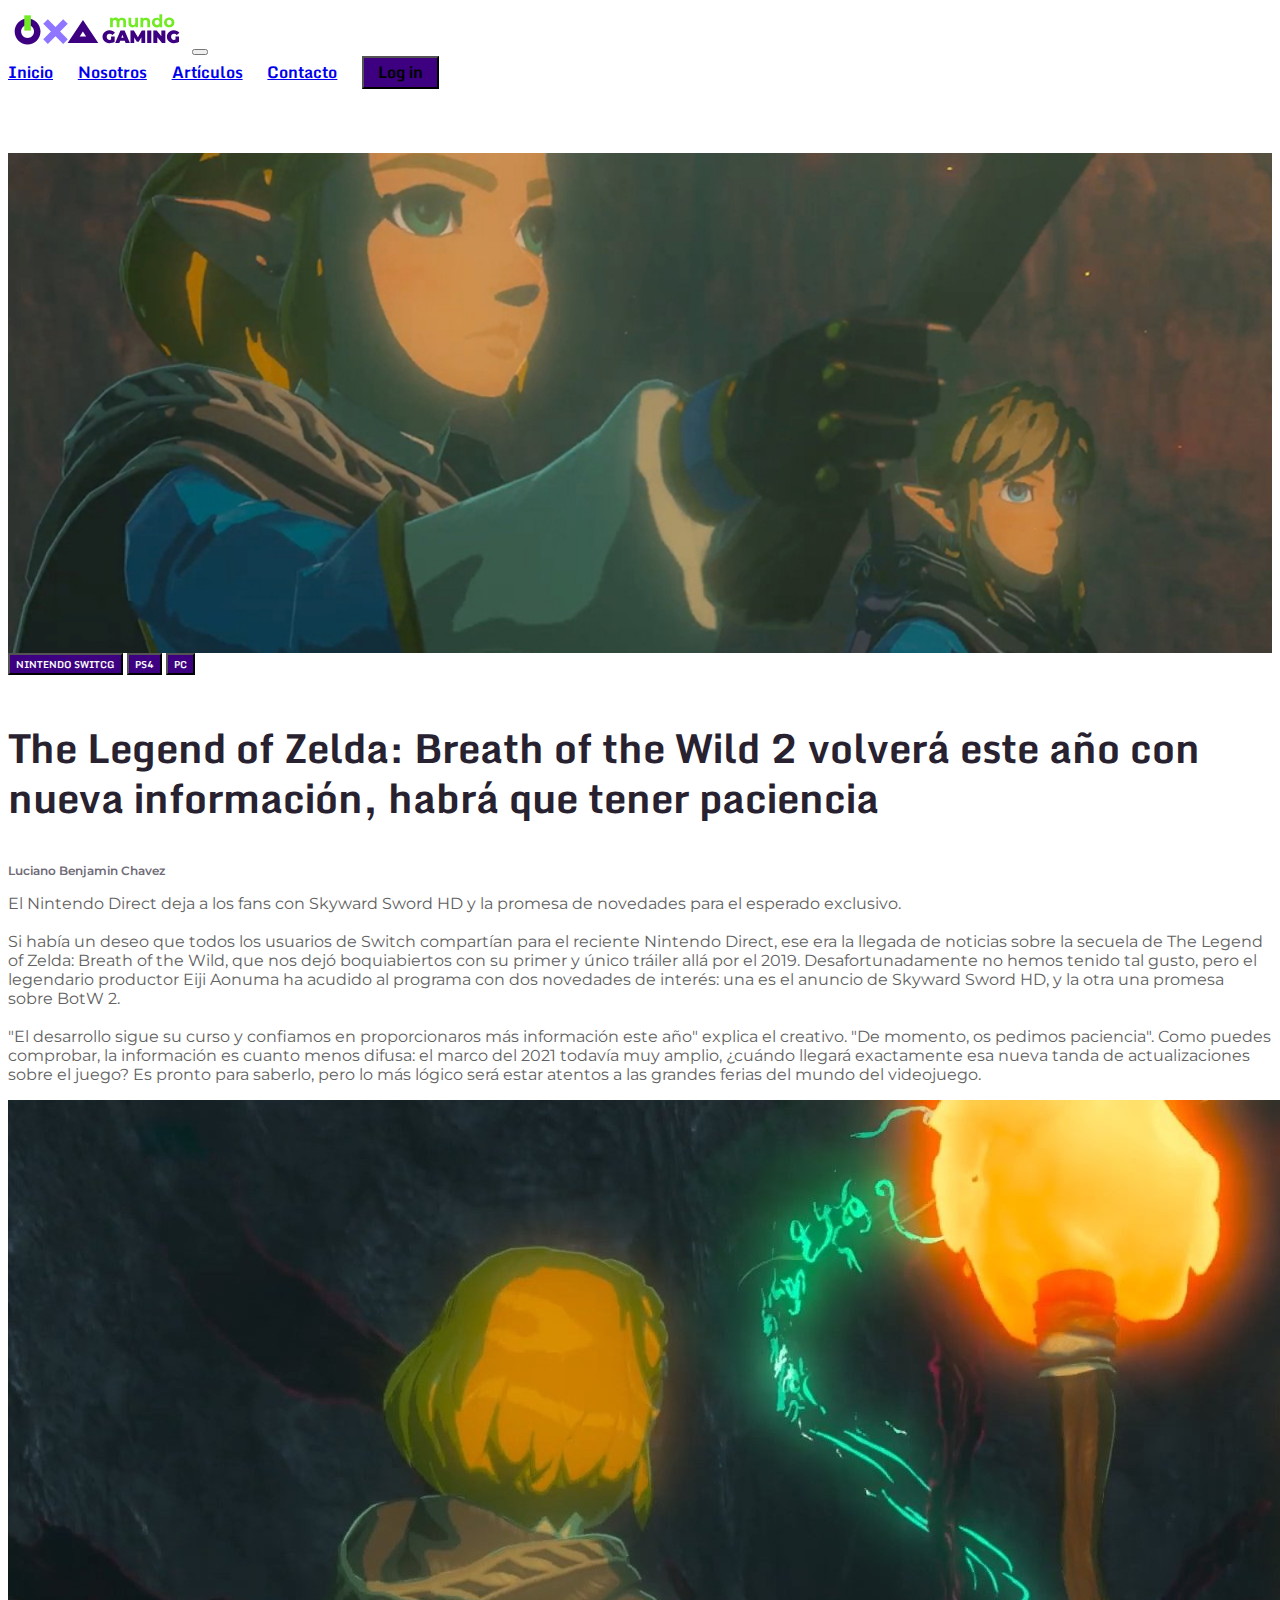
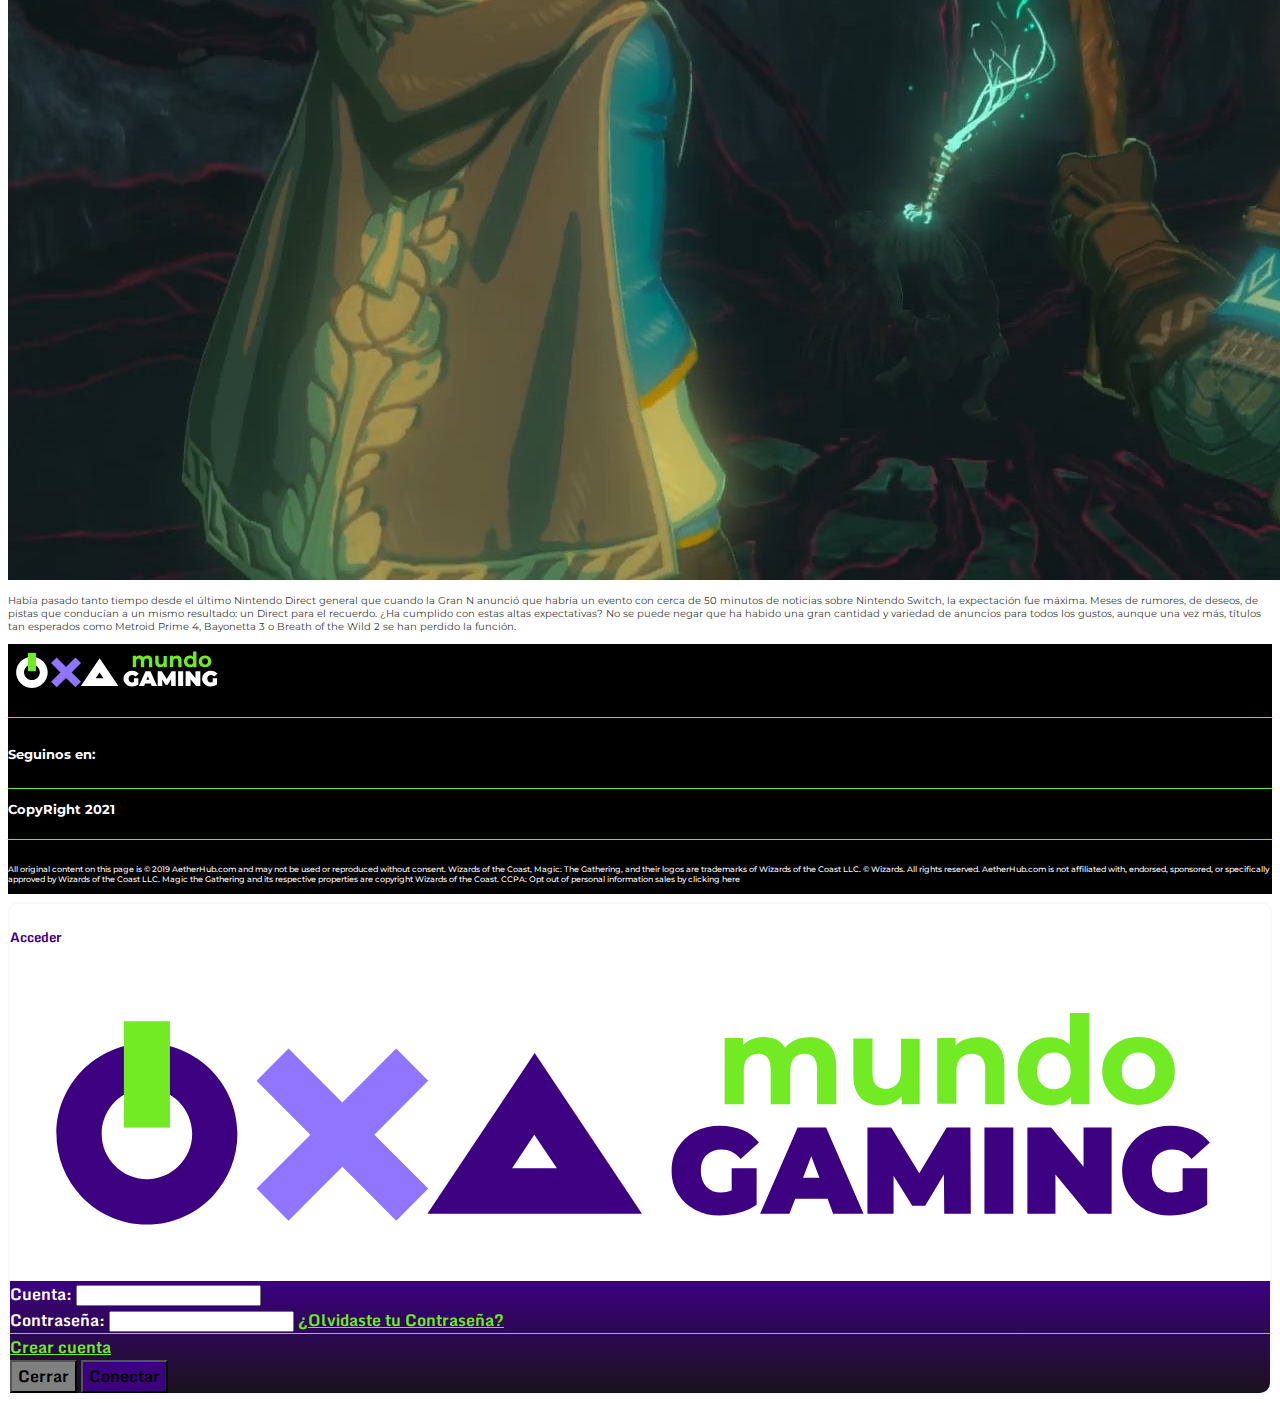
<file: articulo2zelda.html>
<!doctype html>
<html lang="en">

<head>
    <!-- Required meta tags -->
    <meta charset="utf-8">
    <meta name="viewport" content="width=device-width, initial-scale=1">
    <link rel="shortcut icon" href="./img/fav-02.svg" type="image/x-icon">
    <!-- Bootstrap CSS -->
    <link href="https://cdn.jsdelivr.net/npm/bootstrap@5.0.0-beta1/dist/css/bootstrap.min.css" rel="stylesheet"
        integrity="sha384-giJF6kkoqNQ00vy+HMDP7azOuL0xtbfIcaT9wjKHr8RbDVddVHyTfAAsrekwKmP1" crossorigin="anonymous">
    <link
        href="https://fonts.googleapis.com/css2?family=Monda:wght@400;700&family=Montserrat:ital,wght@0,100;0,200;0,300;0,400;0,500;0,600;0,700;0,800;0,900;1,100;1,200;1,300;1,400;1,500;1,600;1,700;1,800;1,900&display=swap"
        rel="stylesheet">
    <link rel="stylesheet" href="https://pro.fontawesome.com/releases/v5.10.0/css/all.css"
        integrity="sha384-AYmEC3Yw5cVb3ZcuHtOA93w35dYTsvhLPVnYs9eStHfGJvOvKxVfELGroGkvsg+p" crossorigin="anonymous" />

    <link rel="stylesheet" href="style.css">
    <link rel="stylesheet" href="articulo.css">
    <title>Mundo Gaming 2021</title>
</head>

<body>
    <!-- navigation -->
    <nav class="navbar navbar-expand-lg navbar-light bg-light fixed-top">
        <div class="container">
            <a class="navbar-brand" href="./index.html"><img class="logo-nav" src="./img/logo-01.svg" alt=""></a>
            <button class="navbar-toggler" type="button" data-bs-toggle="collapse" data-bs-target="#navbarNavAltMarkup"
                aria-controls="navbarNavAltMarkup" aria-expanded="false" aria-label="Toggle navigation">
                <span class="navbar-toggler-icon"></span>
            </button>
            <div class="collapse navbar-collapse justify-content-end" id="navbarNavAltMarkup">
                <div class="navbar-nav">
                    <a class="nav-link active texto-nav" aria-current="page" href="./index.html">Inicio</a>
                    <a class="nav-link texto-nav" href="./nosotros.html">Nosotros</a>
                    <a class="nav-link texto-nav" href="./articulos.html">Artículos</a>
                    <a class="nav-link texto-nav" href="./contacto.html">Contacto</a>
                    <button type="button" class="btn btn-dark btn-sm texto-nav bg-button" data-bs-toggle="modal"
                        data-bs-target="#login" data-bs-whatever="@mdo">Log in</button>
                </div>
            </div>
        </div>
    </nav>

    <!-- contenido articulo -->

    <div class="container-fluid bg-oscuro px-5">
        <div class="container bg-blanco pb-5">
                <div class="div contenedor-img-articulo articulo-zelda">
                    
                </div>
                <div class="row">
                    <div class="col-1"></div>
                    <div class="col-9">
                        <button type="button" class="btn etiqueta-nota mt-4">NINTENDO SWITCG</button>
                        <button type="button" class="btn etiqueta-nota mt-4">PS4</button>
                        <button type="button" class="btn etiqueta-nota mt-4">PC</button>
                        <p class="titulo-articulo">The Legend of Zelda: Breath of the Wild 2 volverá este año con nueva información, habrá que tener paciencia</p>
                        <p class="texto-autor-articulo"><i class="far fa-user"></i>  Luciano Benjamin Chavez</p>
                        </div>
                </div>
                <div class="row pb-3">
                    <div class="col-1"></div>
                    <div class="col-7">
                        <p class="cuerpo-texto-articulo">El Nintendo Direct deja a los fans con Skyward Sword HD y la promesa de novedades para el esperado exclusivo.
                           <br><br> Si había un deseo que todos los usuarios de Switch compartían para el reciente Nintendo Direct, ese era la llegada de noticias sobre la secuela de The Legend of Zelda: Breath of the Wild, que nos dejó boquiabiertos con su primer y único tráiler allá por el 2019. Desafortunadamente no hemos tenido tal gusto, pero el legendario productor Eiji Aonuma ha acudido al programa con dos novedades de interés: una es el anuncio de Skyward Sword HD, y la otra una promesa sobre BotW 2.

<br><br> "El desarrollo sigue su curso y confiamos en proporcionaros más información este año" explica el creativo. "De momento, os pedimos paciencia". Como puedes comprobar, la información es cuanto menos difusa: el marco del 2021 todavía muy amplio, ¿cuándo llegará exactamente esa nueva tanda de actualizaciones sobre el juego? Es pronto para saberlo, pero lo más lógico será estar atentos a las grandes ferias del mundo del videojuego.
                        </p>
                    </div>
                    <div class="col-1"></div>
                    <div class="col 2">
                        <div>
                            <img src="./img/articulo/the_legend_of_zelda_breath_of_the_wild_2--LATERAL.jpg" alt="" class="img-fluid">
                        </div>
                        <p class="texto-lateral-articulo">Había pasado tanto tiempo desde el último Nintendo Direct general que cuando la Gran N anunció que habría un evento con cerca de 50 minutos de noticias sobre Nintendo Switch, la expectación fue máxima. Meses de rumores, de deseos, de pistas que conducían a un mismo resultado: un Direct para el recuerdo. ¿Ha cumplido con estas altas expectativas? No se puede negar que ha habido una gran cantidad y variedad de anuncios para todos los gustos, aunque una vez más, títulos tan esperados como Metroid Prime 4, Bayonetta 3 o Breath of the Wild 2 se han perdido la función.</p>
                    </div>
                    <div class="col-1"></div>
                </div>
        </div>
    </div>

    <!-- footer -->

    <div class="container-fluid contenedor-footer">
        <div class="container ">
            <div class="row align-items-center justify-content-center align-items-lg-baseline">
                <div class="col-lg-3 text-lg-end text-md-center text-sm-center text-center mb-md-4 mb-sm-4 mb-4 mt-3 borde-botton-verde">
                    <img src="./img/logo-w-01.svg" alt="" style="width: 220px; padding-bottom: 1rem;">
                </div>
                <div class="col-lg-6 text-center mb-md-4 mb-sm-4 mt-4 borde-botton-verde">
                    <p class="copy-footer">Seguinos en: <i class="fab fa-facebook-square px-2 icono-redes-footer"></i><i
                            class="fab fa-twitter-square px-2 icono-redes-footer"></i><i class="fab fa-discord px-2 icono-redes-footer"></i></p>
                </div>
                <div class="col-lg-3 a justify-content-lg-end text-sm-center text-center mb-md-4 mb-sm-4 mt-4 borde-botton-verde">
                    <p class="copy-footer">CopyRight 2021</p>
                </div>
                <div class="col-lg-12"><p class="registro-footer mb-sm-4">All original content on this page is © 2019 AetherHub.com and may not be used or reproduced without consent. Wizards of the Coast, Magic: The Gathering, and their logos are trademarks of Wizards of the Coast LLC. © Wizards. All rights reserved. AetherHub.com is not affiliated with, endorsed, sponsored, or specifically approved by Wizards of the Coast LLC. Magic the Gathering and its respective properties are copyright Wizards of the Coast. CCPA: Opt out of personal information sales by clicking here</p></div>
            </div>
        </div>
    </div>
    <div class="modal fade" id="login" tabindex="-1" aria-labelledby="exampleModalLabel" aria-hidden="true">
        <div class="modal-dialog">
            <div class="modal-content login">
                <div class="modal-header bg-light">
                    <h5 class="modal-title monda-morado bordes-top" id="exampleModalLabel">Acceder</h5>
                    <img class="w-25" src="./img/logo-01.svg" alt="Logo-gaming">
                </div>
                <div class="modal-body contenedor-modal bordes-bot">
                    <form>
                        <div class="borde-botton-verde">
                            <div class="mb-3">
                                <label for="recipient-name" class="col-form-label copy-footer">Cuenta:</label>
                                <input type="email" required class="form-control" id="recipient-name">
                            </div>
                            <div class="mb-3">
                                <label for="message-text" class="col-form-label copy-footer">Contraseña:</label>
                                <input type="password" required class="form-control" id="recipient-name">
                                <a class="link-reg estilo-comparti d-flex justify-content-end" href="./registrarse.html">¿Olvidaste tu Contraseña?</a>
                            </div>
                        </div>
                        <div class="modal-footer d-flex justify-content-between">
                            <div>
                                <a class="link-reg estilo-comparti" href="./registrarse.html">Crear cuenta</a>
                            </div>
                            <div>
                                <button type="button" class="btn btn-dark btn-sm btn-gris"
                                    data-bs-dismiss="modal">Cerrar</button>
                                <button type="submit" class="btn btn-dark btn-sm btn-morado">Conectar</button>
                            </div>
                        </div>
                    </form>
                </div>
            </div>
        </div>
    </div> 
    <script src="https://cdn.jsdelivr.net/npm/bootstrap@5.0.0-beta1/dist/js/bootstrap.bundle.min.js"
        integrity="sha384-ygbV9kiqUc6oa4msXn9868pTtWMgiQaeYH7/t7LECLbyPA2x65Kgf80OJFdroafW"
        crossorigin="anonymous"></script>
</body>

</html>
</file>
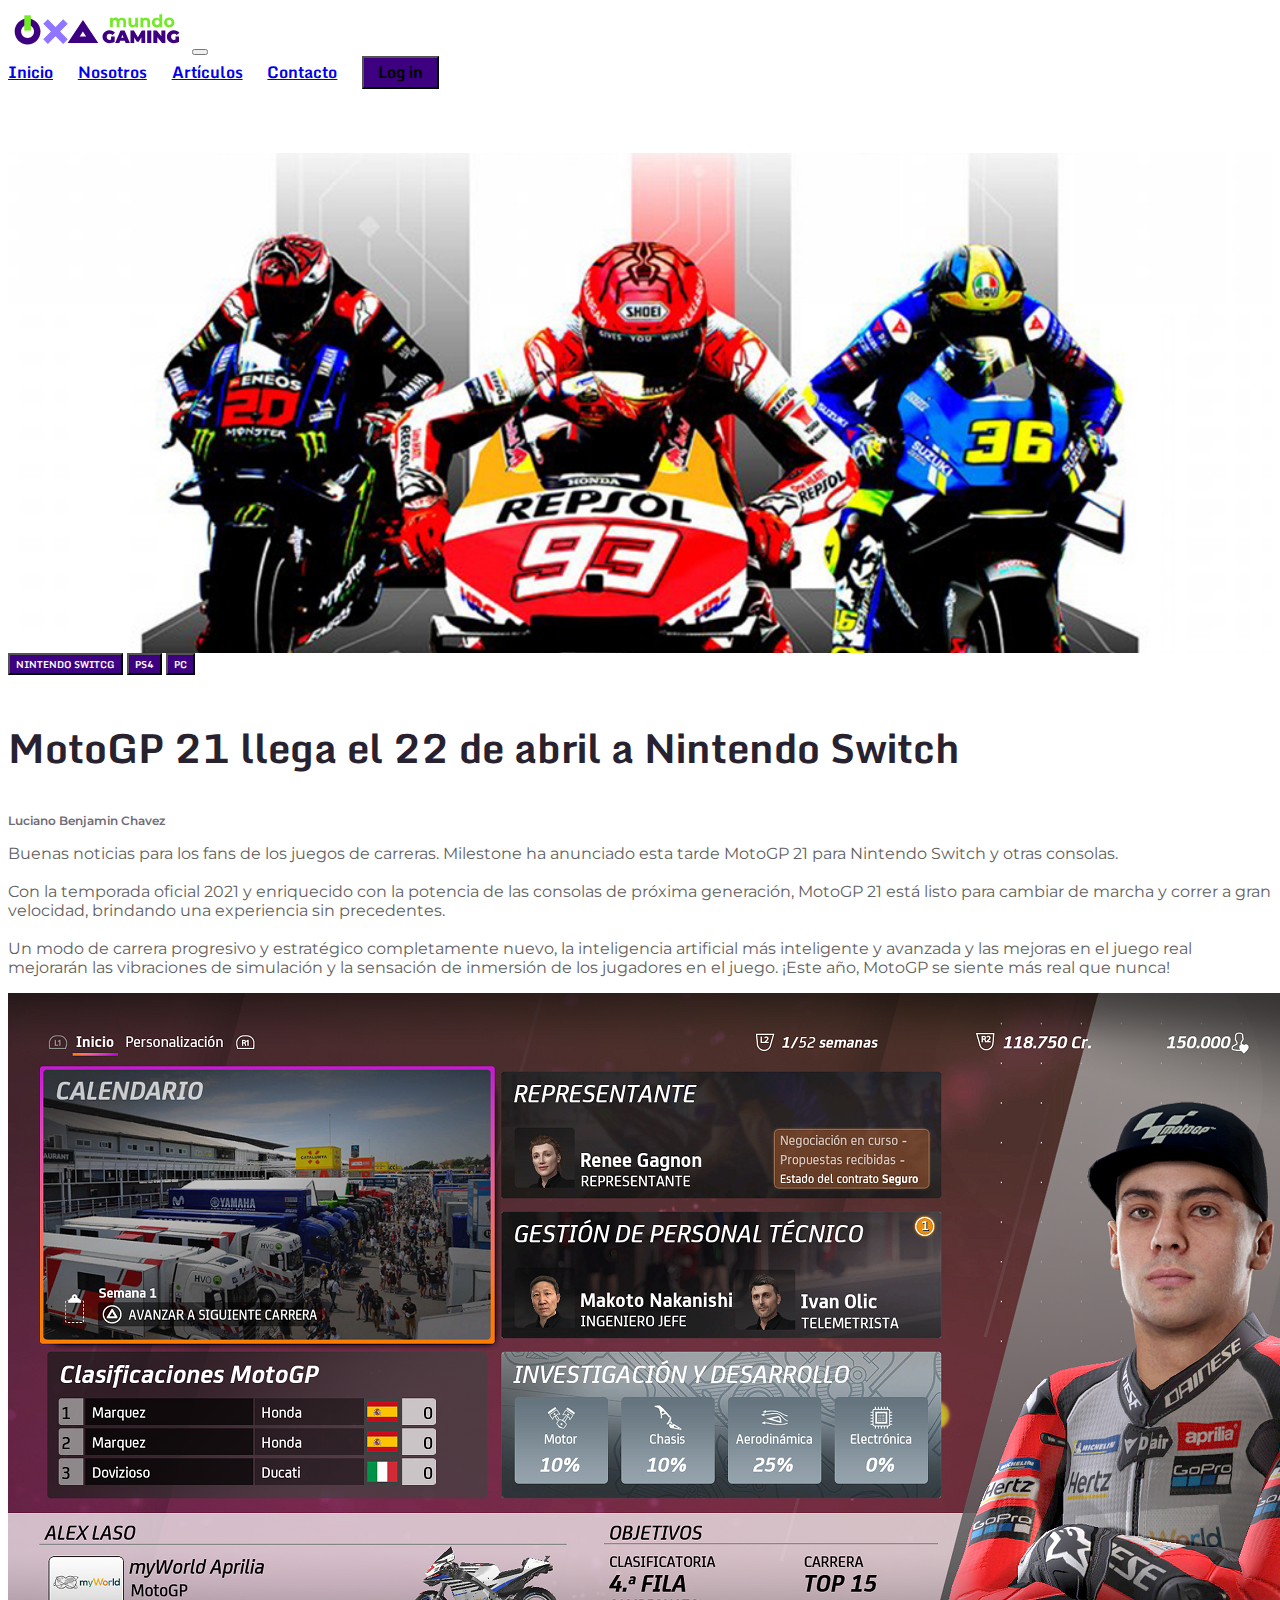
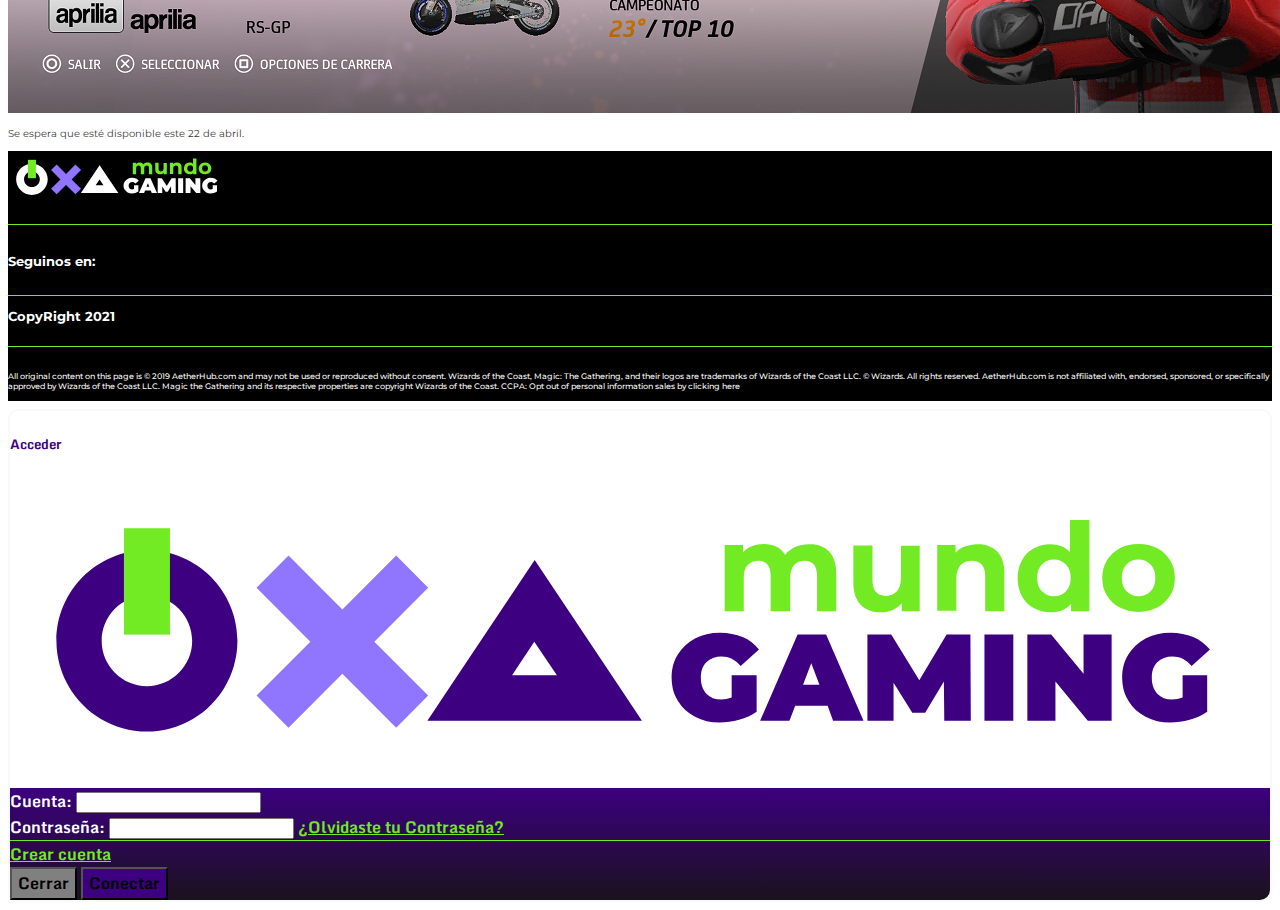
<file: articulo3Motogp.html>
<!doctype html>
<html lang="en">

<head>
    <!-- Required meta tags -->
    <meta charset="utf-8">
    <meta name="viewport" content="width=device-width, initial-scale=1">
    <link rel="shortcut icon" href="./img/fav-02.svg" type="image/x-icon">
    <!-- Bootstrap CSS -->
    <link href="https://cdn.jsdelivr.net/npm/bootstrap@5.0.0-beta1/dist/css/bootstrap.min.css" rel="stylesheet"
        integrity="sha384-giJF6kkoqNQ00vy+HMDP7azOuL0xtbfIcaT9wjKHr8RbDVddVHyTfAAsrekwKmP1" crossorigin="anonymous">
    <link
        href="https://fonts.googleapis.com/css2?family=Monda:wght@400;700&family=Montserrat:ital,wght@0,100;0,200;0,300;0,400;0,500;0,600;0,700;0,800;0,900;1,100;1,200;1,300;1,400;1,500;1,600;1,700;1,800;1,900&display=swap"
        rel="stylesheet">
    <link rel="stylesheet" href="https://pro.fontawesome.com/releases/v5.10.0/css/all.css"
        integrity="sha384-AYmEC3Yw5cVb3ZcuHtOA93w35dYTsvhLPVnYs9eStHfGJvOvKxVfELGroGkvsg+p" crossorigin="anonymous" />

    <link rel="stylesheet" href="style.css">
    <link rel="stylesheet" href="articulo.css">
    <title>Mundo Gaming 2021</title>
</head>

<body>
    <!-- navigation -->
    <nav class="navbar navbar-expand-lg navbar-light bg-light fixed-top">
        <div class="container">
            <a class="navbar-brand" href="./index.html"><img class="logo-nav" src="./img/logo-01.svg" alt=""></a>
            <button class="navbar-toggler" type="button" data-bs-toggle="collapse" data-bs-target="#navbarNavAltMarkup"
                aria-controls="navbarNavAltMarkup" aria-expanded="false" aria-label="Toggle navigation">
                <span class="navbar-toggler-icon"></span>
            </button>
            <div class="collapse navbar-collapse justify-content-end" id="navbarNavAltMarkup">
                <div class="navbar-nav">
                    <a class="nav-link active texto-nav" aria-current="page" href="./index.html">Inicio</a>
                    <a class="nav-link texto-nav" href="./nosotros.html">Nosotros</a>
                    <a class="nav-link texto-nav" href="./articulos.html">Artículos</a>
                    <a class="nav-link texto-nav" href="./contacto.html">Contacto</a>
                    <button type="button" class="btn btn-dark btn-sm texto-nav bg-button" data-bs-toggle="modal"
                        data-bs-target="#login" data-bs-whatever="@mdo">Log in</button>
                </div>
            </div>
        </div>
    </nav>

    <!-- contenido articulo -->

    <div class="container-fluid bg-oscuro px-5">
        <div class="container bg-blanco pb-5">
                <div class="div contenedor-img-articulo articulo-motogp">
                    
                </div>
                <div class="row">
                    <div class="col-1"></div>
                    <div class="col-9">
                        <button type="button" class="btn etiqueta-nota mt-4">NINTENDO SWITCG</button>
                        <button type="button" class="btn etiqueta-nota mt-4">PS4</button>
                        <button type="button" class="btn etiqueta-nota mt-4">PC</button>
                        <p class="titulo-articulo">MotoGP 21 llega el 22 de abril a Nintendo Switch</p>
                        <p class="texto-autor-articulo"><i class="far fa-user"></i>  Luciano Benjamin Chavez</p>
                        </div>
                </div>
                <div class="row pb-3">
                    <div class="col-1"></div>
                    <div class="col-7">
                        <p class="cuerpo-texto-articulo">Buenas noticias para los fans de los juegos de carreras. Milestone ha anunciado esta tarde MotoGP 21 para Nintendo Switch y otras consolas.
                            <br><br> Con la temporada oficial 2021 y enriquecido con la potencia de las consolas de próxima generación, MotoGP 21 está listo para cambiar de marcha y correr a gran velocidad, brindando una experiencia sin precedentes.

                            <br><br> Un modo de carrera progresivo y estratégico completamente nuevo, la inteligencia artificial más inteligente y avanzada y las mejoras en el juego real mejorarán las vibraciones de simulación y la sensación de inmersión de los jugadores en el juego. ¡Este año, MotoGP se siente más real que nunca!
                        </p>
                    </div>
                    <div class="col-1"></div>
                    <div class="col 2">
                        <div>
                            <img src="./img/articulo/Motogp-lateral.png" alt="" class="img-fluid">
                        </div>
                        <p class="texto-lateral-articulo">Se espera que esté disponible este 22 de abril.</p>
                    </div>
                    <div class="col-1"></div>
                </div>
        </div>
    </div>

    <!-- footer -->

    <div class="container-fluid contenedor-footer">
        <div class="container ">
            <div class="row align-items-center justify-content-center align-items-lg-baseline">
                <div class="col-lg-3 text-lg-end text-md-center text-sm-center text-center mb-md-4 mb-sm-4 mb-4 mt-3 borde-botton-verde">
                    <img src="./img/logo-w-01.svg" alt="" style="width: 220px; padding-bottom: 1rem;">
                </div>
                <div class="col-lg-6 text-center mb-md-4 mb-sm-4 mt-4 borde-botton-verde">
                    <p class="copy-footer">Seguinos en: <i class="fab fa-facebook-square px-2 icono-redes-footer"></i><i
                            class="fab fa-twitter-square px-2 icono-redes-footer"></i><i class="fab fa-discord px-2 icono-redes-footer"></i></p>
                </div>
                <div class="col-lg-3 a justify-content-lg-end text-sm-center text-center mb-md-4 mb-sm-4 mt-4 borde-botton-verde">
                    <p class="copy-footer">CopyRight 2021</p>
                </div>
                <div class="col-lg-12"><p class="registro-footer mb-sm-4">All original content on this page is © 2019 AetherHub.com and may not be used or reproduced without consent. Wizards of the Coast, Magic: The Gathering, and their logos are trademarks of Wizards of the Coast LLC. © Wizards. All rights reserved. AetherHub.com is not affiliated with, endorsed, sponsored, or specifically approved by Wizards of the Coast LLC. Magic the Gathering and its respective properties are copyright Wizards of the Coast. CCPA: Opt out of personal information sales by clicking here</p></div>
            </div>
        </div>
    </div>
    <div class="modal fade" id="login" tabindex="-1" aria-labelledby="exampleModalLabel" aria-hidden="true">
        <div class="modal-dialog">
            <div class="modal-content login">
                <div class="modal-header bg-light">
                    <h5 class="modal-title monda-morado bordes-top" id="exampleModalLabel">Acceder</h5>
                    <img class="w-25" src="./img/logo-01.svg" alt="Logo-gaming">
                </div>
                <div class="modal-body contenedor-modal bordes-bot">
                    <form>
                        <div class="borde-botton-verde">
                            <div class="mb-3">
                                <label for="recipient-name" class="col-form-label copy-footer">Cuenta:</label>
                                <input type="email" required class="form-control" id="recipient-name">
                            </div>
                            <div class="mb-3">
                                <label for="message-text" class="col-form-label copy-footer">Contraseña:</label>
                                <input type="password" required class="form-control" id="recipient-name">
                                <a class="link-reg estilo-comparti d-flex justify-content-end" href="./registrarse.html">¿Olvidaste tu Contraseña?</a>
                            </div>
                        </div>
                        <div class="modal-footer d-flex justify-content-between">
                            <div>
                                <a class="link-reg estilo-comparti" href="./registrarse.html">Crear cuenta</a>
                            </div>
                            <div>
                                <button type="button" class="btn btn-dark btn-sm btn-gris"
                                    data-bs-dismiss="modal">Cerrar</button>
                                <button type="submit" class="btn btn-dark btn-sm btn-morado">Conectar</button>
                            </div>
                        </div>
                    </form>
                </div>
            </div>
        </div>
    </div> 
    <script src="https://cdn.jsdelivr.net/npm/bootstrap@5.0.0-beta1/dist/js/bootstrap.bundle.min.js"
        integrity="sha384-ygbV9kiqUc6oa4msXn9868pTtWMgiQaeYH7/t7LECLbyPA2x65Kgf80OJFdroafW"
        crossorigin="anonymous"></script>
</body>

</html>
</file>
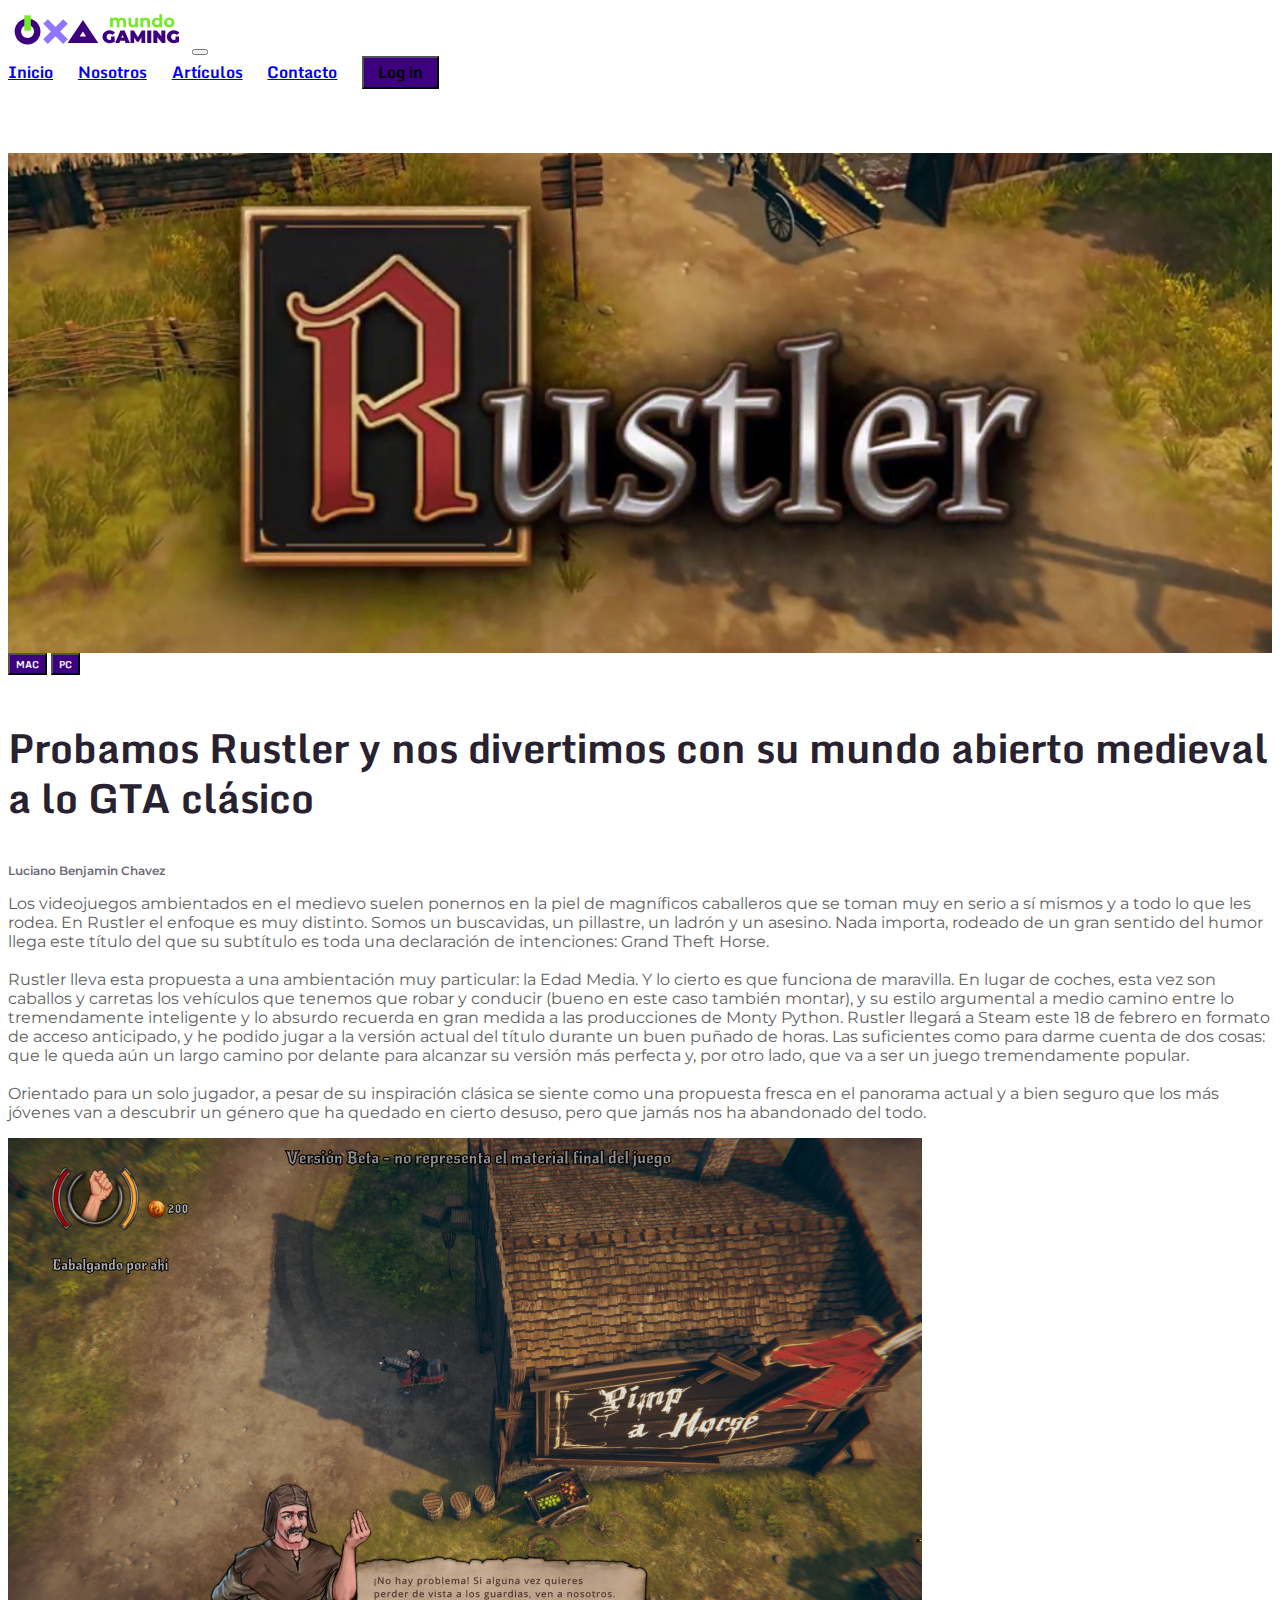
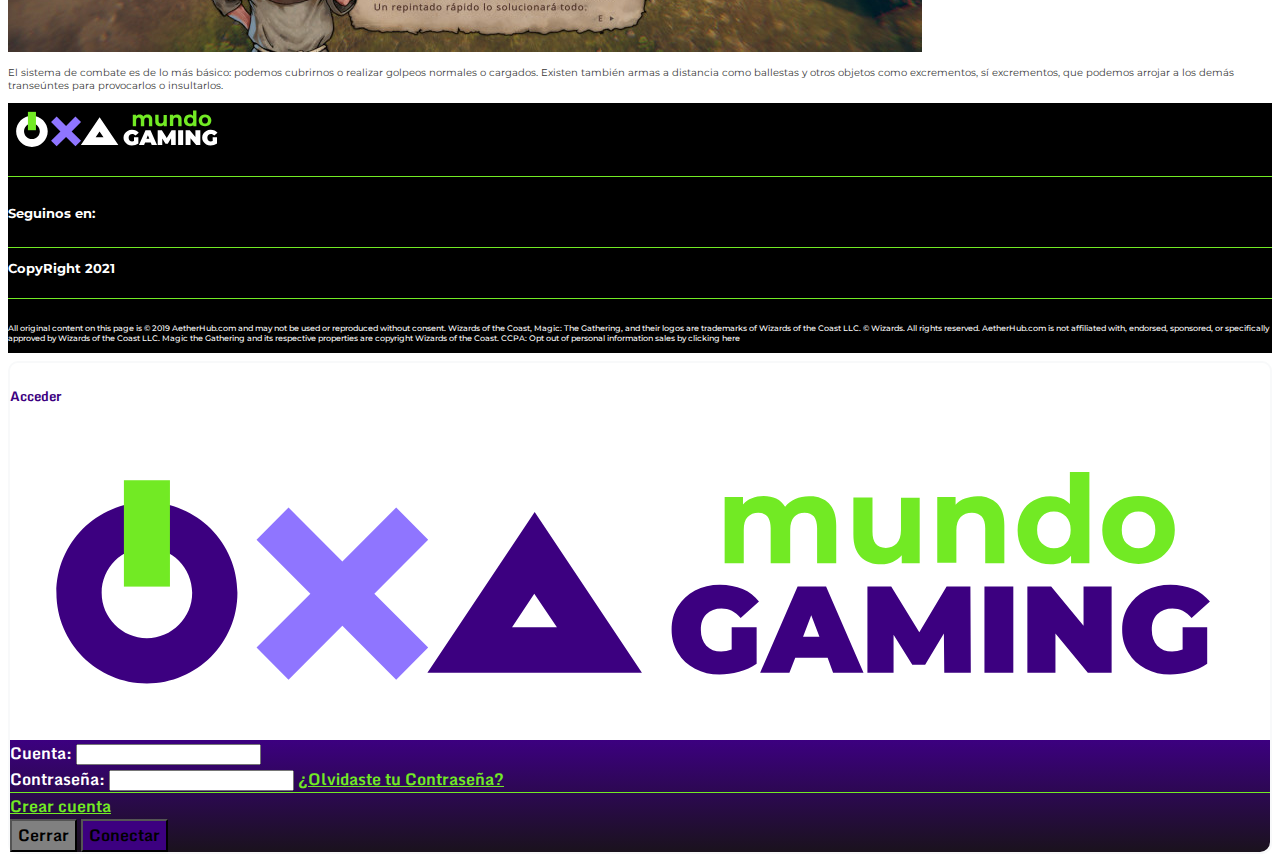
<file: articulo4Rustler.html>
<!doctype html>
<html lang="en">

<head>
    <!-- Required meta tags -->
    <meta charset="utf-8">
    <meta name="viewport" content="width=device-width, initial-scale=1">
    <link rel="shortcut icon" href="./img/fav-02.svg" type="image/x-icon">
    <!-- Bootstrap CSS -->
    <link href="https://cdn.jsdelivr.net/npm/bootstrap@5.0.0-beta1/dist/css/bootstrap.min.css" rel="stylesheet"
        integrity="sha384-giJF6kkoqNQ00vy+HMDP7azOuL0xtbfIcaT9wjKHr8RbDVddVHyTfAAsrekwKmP1" crossorigin="anonymous">
    <link
        href="https://fonts.googleapis.com/css2?family=Monda:wght@400;700&family=Montserrat:ital,wght@0,100;0,200;0,300;0,400;0,500;0,600;0,700;0,800;0,900;1,100;1,200;1,300;1,400;1,500;1,600;1,700;1,800;1,900&display=swap"
        rel="stylesheet">
    <link rel="stylesheet" href="https://pro.fontawesome.com/releases/v5.10.0/css/all.css"
        integrity="sha384-AYmEC3Yw5cVb3ZcuHtOA93w35dYTsvhLPVnYs9eStHfGJvOvKxVfELGroGkvsg+p" crossorigin="anonymous" />

    <link rel="stylesheet" href="style.css">
    <link rel="stylesheet" href="articulo.css">
    <title>Mundo Gaming 2021</title>
</head>

<body>
    <!-- navigation -->
    <nav class="navbar navbar-expand-lg navbar-light bg-light fixed-top">
        <div class="container">
            <a class="navbar-brand" href="./index.html"><img class="logo-nav" src="./img/logo-01.svg" alt=""></a>
            <button class="navbar-toggler" type="button" data-bs-toggle="collapse" data-bs-target="#navbarNavAltMarkup"
                aria-controls="navbarNavAltMarkup" aria-expanded="false" aria-label="Toggle navigation">
                <span class="navbar-toggler-icon"></span>
            </button>
            <div class="collapse navbar-collapse justify-content-end" id="navbarNavAltMarkup">
                <div class="navbar-nav">
                    <a class="nav-link active texto-nav" aria-current="page" href="./index.html">Inicio</a>
                    <a class="nav-link texto-nav" href="./nosotros.html">Nosotros</a>
                    <a class="nav-link texto-nav" href="./articulos.html">Artículos</a>
                    <a class="nav-link texto-nav" href="./contacto.html">Contacto</a>
                    <button type="button" class="btn btn-dark btn-sm texto-nav bg-button" data-bs-toggle="modal"
                        data-bs-target="#login" data-bs-whatever="@mdo">Log in</button>
                </div>
            </div>
        </div>
    </nav>

    <!-- contenido articulo -->

    <div class="container-fluid bg-oscuro px-5">
        <div class="container bg-blanco pb-5">
                <div class="div contenedor-img-articulo articulo-rustler">
                    
                </div>
                <div class="row">
                    <div class="col-1"></div>
                    <div class="col-9">
                        <button type="button" class="btn etiqueta-nota mt-4">MAC</button>
                        
                        <button type="button" class="btn etiqueta-nota mt-4">PC</button>
                        <p class="titulo-articulo">Probamos Rustler y nos divertimos con su mundo abierto medieval a lo GTA clásico</p>
                        <p class="texto-autor-articulo"><i class="far fa-user"></i>  Luciano Benjamin Chavez</p>
                        </div>
                </div>
                <div class="row pb-3">
                    <div class="col-1"></div>
                    <div class="col-7">
                        <p class="cuerpo-texto-articulo">Los videojuegos ambientados en el medievo suelen ponernos en la piel de magníficos caballeros que se toman muy en serio a sí mismos y a todo lo que les rodea. En Rustler el enfoque es muy distinto. Somos un buscavidas, un pillastre, un ladrón y un asesino. Nada importa, rodeado de un gran sentido del humor llega este título del que su subtítulo es toda una declaración de intenciones: Grand Theft Horse.
                            <br><br>Rustler lleva esta propuesta a una ambientación muy particular: la Edad Media. Y lo cierto es que funciona de maravilla. En lugar de coches, esta vez son caballos y carretas los vehículos que tenemos que robar y conducir (bueno en este caso también montar), y su estilo argumental a medio camino entre lo tremendamente inteligente y lo absurdo recuerda en gran medida a las producciones de Monty Python. Rustler llegará a Steam este 18 de febrero en formato de acceso anticipado, y he podido jugar a la versión actual del título durante un buen puñado de horas. Las suficientes como para darme cuenta de dos cosas: que le queda aún un largo camino por delante para alcanzar su versión más perfecta y, por otro lado, que va a ser un juego tremendamente popular.

                            <br><br>Orientado para un solo jugador, a pesar de su inspiración clásica se siente como una propuesta fresca en el panorama actual y a bien seguro que los más jóvenes van a descubrir un género que ha quedado en cierto desuso, pero que jamás nos ha abandonado del todo.
                        </p>
                    </div>
                    <div class="col-1"></div>
                    <div class="col 2">
                        <div>
                            <img src="./img/articulo/Rustler-lateral.jpg" alt="" class="img-fluid">
                        </div>
                        <p class="texto-lateral-articulo">El sistema de combate es de lo más básico: podemos cubrirnos o realizar golpeos normales o cargados. Existen también armas a distancia como ballestas y otros objetos como excrementos, sí excrementos, que podemos arrojar a los demás transeúntes para provocarlos o insultarlos.</p>
                    </div>
                    <div class="col-1"></div>
                </div>
        </div>
    </div>

    <!-- footer -->

    <div class="container-fluid contenedor-footer">
        <div class="container ">
            <div class="row align-items-center justify-content-center align-items-lg-baseline">
                <div class="col-lg-3 text-lg-end text-md-center text-sm-center text-center mb-md-4 mb-sm-4 mb-4 mt-3 borde-botton-verde">
                    <img src="./img/logo-w-01.svg" alt="" style="width: 220px; padding-bottom: 1rem;">
                </div>
                <div class="col-lg-6 text-center mb-md-4 mb-sm-4 mt-4 borde-botton-verde">
                    <p class="copy-footer">Seguinos en: <i class="fab fa-facebook-square px-2 icono-redes-footer"></i><i
                            class="fab fa-twitter-square px-2 icono-redes-footer"></i><i class="fab fa-discord px-2 icono-redes-footer"></i></p>
                </div>
                <div class="col-lg-3 a justify-content-lg-end text-sm-center text-center mb-md-4 mb-sm-4 mt-4 borde-botton-verde">
                    <p class="copy-footer">CopyRight 2021</p>
                </div>
                <div class="col-lg-12"><p class="registro-footer mb-sm-4">All original content on this page is © 2019 AetherHub.com and may not be used or reproduced without consent. Wizards of the Coast, Magic: The Gathering, and their logos are trademarks of Wizards of the Coast LLC. © Wizards. All rights reserved. AetherHub.com is not affiliated with, endorsed, sponsored, or specifically approved by Wizards of the Coast LLC. Magic the Gathering and its respective properties are copyright Wizards of the Coast. CCPA: Opt out of personal information sales by clicking here</p></div>
            </div>
        </div>
    </div>
    <div class="modal fade" id="login" tabindex="-1" aria-labelledby="exampleModalLabel" aria-hidden="true">
        <div class="modal-dialog">
            <div class="modal-content login">
                <div class="modal-header bg-light">
                    <h5 class="modal-title monda-morado bordes-top" id="exampleModalLabel">Acceder</h5>
                    <img class="w-25" src="./img/logo-01.svg" alt="Logo-gaming">
                </div>
                <div class="modal-body contenedor-modal bordes-bot">
                    <form>
                        <div class="borde-botton-verde">
                            <div class="mb-3">
                                <label for="recipient-name" class="col-form-label copy-footer">Cuenta:</label>
                                <input type="email" required class="form-control" id="recipient-name">
                            </div>
                            <div class="mb-3">
                                <label for="message-text" class="col-form-label copy-footer">Contraseña:</label>
                                <input type="password" required class="form-control" id="recipient-name">
                                <a class="link-reg estilo-comparti d-flex justify-content-end" href="./registrarse.html">¿Olvidaste tu Contraseña?</a>
                            </div>
                        </div>
                        <div class="modal-footer d-flex justify-content-between">
                            <div>
                                <a class="link-reg estilo-comparti" href="./registrarse.html">Crear cuenta</a>
                            </div>
                            <div>
                                <button type="button" class="btn btn-dark btn-sm btn-gris"
                                    data-bs-dismiss="modal">Cerrar</button>
                                <button type="submit" class="btn btn-dark btn-sm btn-morado">Conectar</button>
                            </div>
                        </div>
                    </form>
                </div>
            </div>
        </div>
    </div> 
    <script src="https://cdn.jsdelivr.net/npm/bootstrap@5.0.0-beta1/dist/js/bootstrap.bundle.min.js"
        integrity="sha384-ygbV9kiqUc6oa4msXn9868pTtWMgiQaeYH7/t7LECLbyPA2x65Kgf80OJFdroafW"
        crossorigin="anonymous"></script>
</body>

</html>
</file>
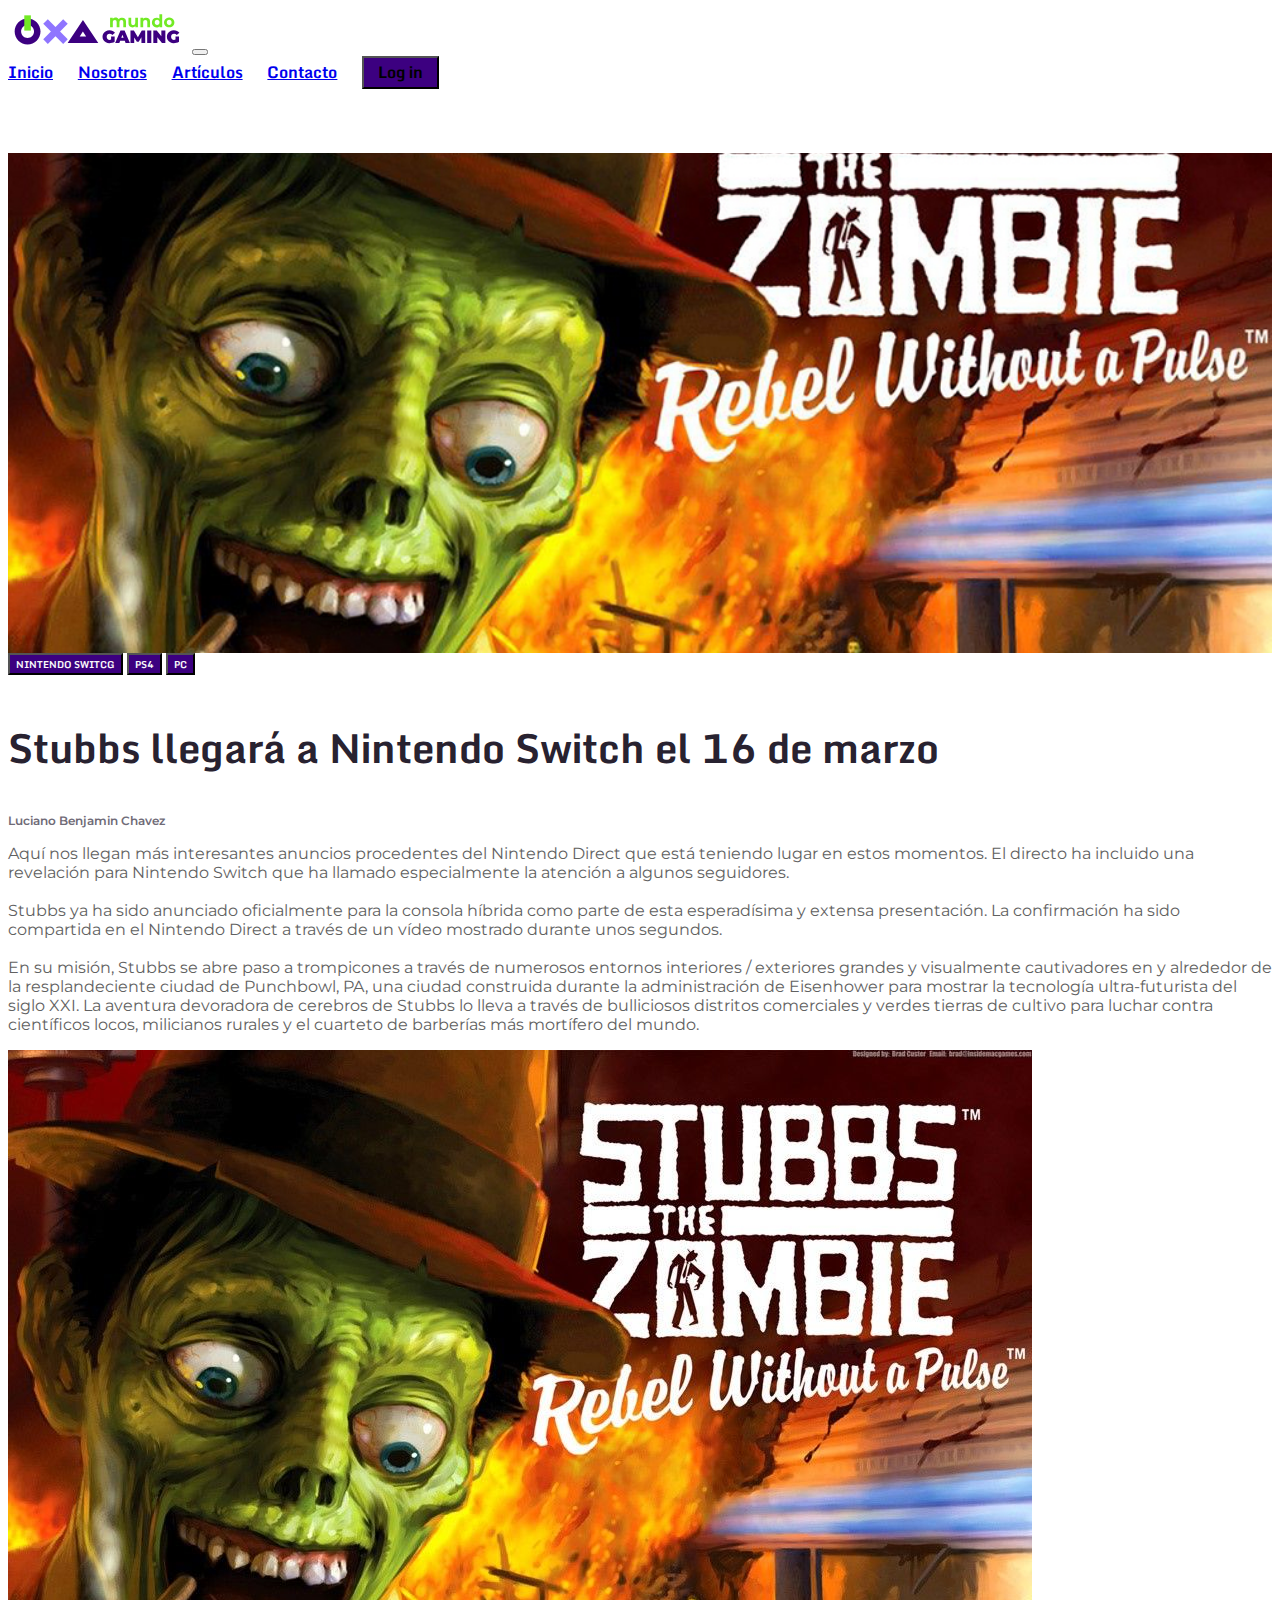
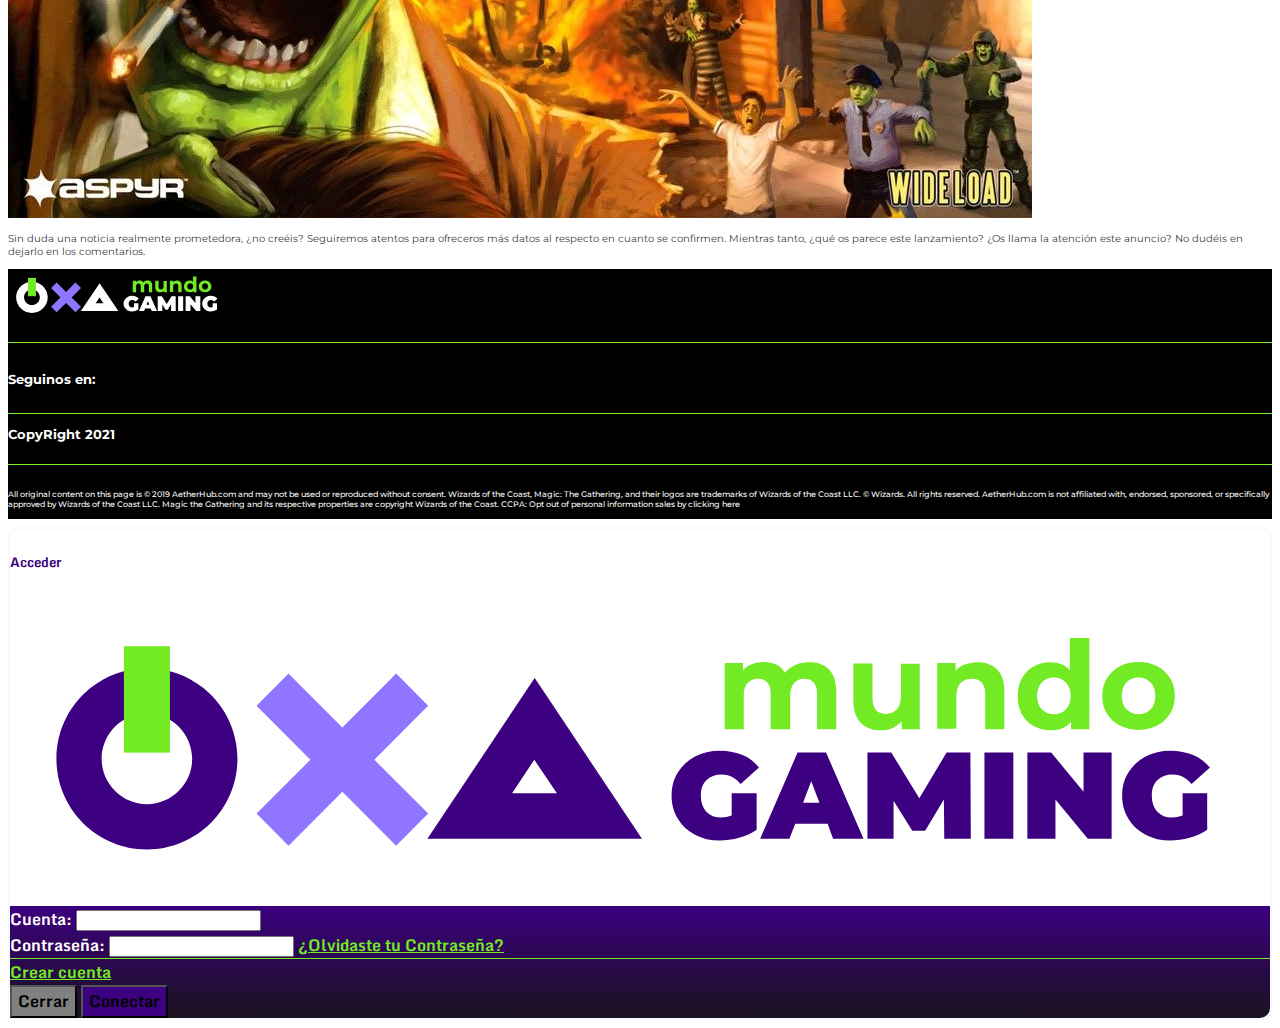
<file: articulo5Stubbs.html>
<!doctype html>
<html lang="en">

<head>
    <!-- Required meta tags -->
    <meta charset="utf-8">
    <meta name="viewport" content="width=device-width, initial-scale=1">
    <link rel="shortcut icon" href="./img/fav-02.svg" type="image/x-icon">
    <!-- Bootstrap CSS -->
    <link href="https://cdn.jsdelivr.net/npm/bootstrap@5.0.0-beta1/dist/css/bootstrap.min.css" rel="stylesheet"
        integrity="sha384-giJF6kkoqNQ00vy+HMDP7azOuL0xtbfIcaT9wjKHr8RbDVddVHyTfAAsrekwKmP1" crossorigin="anonymous">
    <link
        href="https://fonts.googleapis.com/css2?family=Monda:wght@400;700&family=Montserrat:ital,wght@0,100;0,200;0,300;0,400;0,500;0,600;0,700;0,800;0,900;1,100;1,200;1,300;1,400;1,500;1,600;1,700;1,800;1,900&display=swap"
        rel="stylesheet">
    <link rel="stylesheet" href="https://pro.fontawesome.com/releases/v5.10.0/css/all.css"
        integrity="sha384-AYmEC3Yw5cVb3ZcuHtOA93w35dYTsvhLPVnYs9eStHfGJvOvKxVfELGroGkvsg+p" crossorigin="anonymous" />

    <link rel="stylesheet" href="style.css">
    <link rel="stylesheet" href="articulo.css">
    <title>Mundo Gaming 2021</title>
</head>

<body>
    <!-- navigation -->
    <nav class="navbar navbar-expand-lg navbar-light bg-light fixed-top">
        <div class="container">
            <a class="navbar-brand" href="./index.html"><img class="logo-nav" src="./img/logo-01.svg" alt=""></a>
            <button class="navbar-toggler" type="button" data-bs-toggle="collapse" data-bs-target="#navbarNavAltMarkup"
                aria-controls="navbarNavAltMarkup" aria-expanded="false" aria-label="Toggle navigation">
                <span class="navbar-toggler-icon"></span>
            </button>
            <div class="collapse navbar-collapse justify-content-end" id="navbarNavAltMarkup">
                <div class="navbar-nav">
                    <a class="nav-link active texto-nav" aria-current="page" href="./index.html">Inicio</a>
                    <a class="nav-link texto-nav" href="./nosotros.html">Nosotros</a>
                    <a class="nav-link texto-nav" href="./articulos.html">Artículos</a>
                    <a class="nav-link texto-nav" href="./contacto.html">Contacto</a>
                    <button type="button" class="btn btn-dark btn-sm texto-nav bg-button" data-bs-toggle="modal"
                        data-bs-target="#login" data-bs-whatever="@mdo">Log in</button>
                </div>
            </div>
        </div>
    </nav>

    <!-- contenido articulo -->

    <div class="container-fluid bg-oscuro px-5">
        <div class="container bg-blanco pb-5">
                <div class="div contenedor-img-articulo articulo-stubbs">
                    
                </div>
                <div class="row">
                    <div class="col-1"></div>
                    <div class="col-9">
                        <button type="button" class="btn etiqueta-nota mt-4">NINTENDO SWITCG</button>
                        <button type="button" class="btn etiqueta-nota mt-4">PS4</button>
                        <button type="button" class="btn etiqueta-nota mt-4">PC</button>
                        <p class="titulo-articulo">Stubbs llegará a Nintendo Switch el 16 de marzo</p>
                        <p class="texto-autor-articulo"><i class="far fa-user"></i>  Luciano Benjamin Chavez</p>
                        </div>
                </div>
                <div class="row pb-3">
                    <div class="col-1"></div>
                    <div class="col-7">
                        <p class="cuerpo-texto-articulo">Aquí nos llegan más interesantes anuncios procedentes del Nintendo Direct que está teniendo lugar en estos momentos. El directo ha incluido una revelación para Nintendo Switch que ha llamado especialmente la atención a algunos seguidores.
                            <br><br> Stubbs ya ha sido anunciado oficialmente para la consola híbrida como parte de esta esperadísima y extensa presentación. La confirmación ha sido compartida en el Nintendo Direct a través de un vídeo mostrado durante unos segundos.

                            <br><br> En su misión, Stubbs se abre paso a trompicones a través de numerosos entornos interiores / exteriores grandes y visualmente cautivadores en y alrededor de la resplandeciente ciudad de Punchbowl, PA, una ciudad construida durante la administración de Eisenhower para mostrar la tecnología ultra-futurista del siglo XXI. La aventura devoradora de cerebros de Stubbs lo lleva a través de bulliciosos distritos comerciales y verdes tierras de cultivo para luchar contra científicos locos, milicianos rurales y el cuarteto de barberías más mortífero del mundo.
                        </p>
                    </div>
                    <div class="col-1"></div>
                    <div class="col 2">
                        <div>
                            <img src="./img/articulo/Stubbs_Lateral.jpg" alt="" class="img-fluid">
                        </div>
                        <p class="texto-lateral-articulo">Sin duda una noticia realmente prometedora, ¿no creéis? Seguiremos atentos para ofreceros más datos al respecto en cuanto se confirmen. Mientras tanto, ¿qué os parece este lanzamiento? ¿Os llama la atención este anuncio? No dudéis en dejarlo en los comentarios.</p>
                    </div>
                    <div class="col-1"></div>
                </div>
        </div>
    </div>

    <!-- footer -->

    <div class="container-fluid contenedor-footer">
        <div class="container ">
            <div class="row align-items-center justify-content-center align-items-lg-baseline">
                <div class="col-lg-3 text-lg-end text-md-center text-sm-center text-center mb-md-4 mb-sm-4 mb-4 mt-3 borde-botton-verde">
                    <img src="./img/logo-w-01.svg" alt="" style="width: 220px; padding-bottom: 1rem;">
                </div>
                <div class="col-lg-6 text-center mb-md-4 mb-sm-4 mt-4 borde-botton-verde">
                    <p class="copy-footer">Seguinos en: <i class="fab fa-facebook-square px-2 icono-redes-footer"></i><i
                            class="fab fa-twitter-square px-2 icono-redes-footer"></i><i class="fab fa-discord px-2 icono-redes-footer"></i></p>
                </div>
                <div class="col-lg-3 a justify-content-lg-end text-sm-center text-center mb-md-4 mb-sm-4 mt-4 borde-botton-verde">
                    <p class="copy-footer">CopyRight 2021</p>
                </div>
                <div class="col-lg-12"><p class="registro-footer mb-sm-4">All original content on this page is © 2019 AetherHub.com and may not be used or reproduced without consent. Wizards of the Coast, Magic: The Gathering, and their logos are trademarks of Wizards of the Coast LLC. © Wizards. All rights reserved. AetherHub.com is not affiliated with, endorsed, sponsored, or specifically approved by Wizards of the Coast LLC. Magic the Gathering and its respective properties are copyright Wizards of the Coast. CCPA: Opt out of personal information sales by clicking here</p></div>
            </div>
        </div>
    </div>
    <div class="modal fade" id="login" tabindex="-1" aria-labelledby="exampleModalLabel" aria-hidden="true">
        <div class="modal-dialog">
            <div class="modal-content login">
                <div class="modal-header bg-light">
                    <h5 class="modal-title monda-morado bordes-top" id="exampleModalLabel">Acceder</h5>
                    <img class="w-25" src="./img/logo-01.svg" alt="Logo-gaming">
                </div>
                <div class="modal-body contenedor-modal bordes-bot">
                    <form>
                        <div class="borde-botton-verde">
                            <div class="mb-3">
                                <label for="recipient-name" class="col-form-label copy-footer">Cuenta:</label>
                                <input type="email" required class="form-control" id="recipient-name">
                            </div>
                            <div class="mb-3">
                                <label for="message-text" class="col-form-label copy-footer">Contraseña:</label>
                                <input type="password" required class="form-control" id="recipient-name">
                                <a class="link-reg estilo-comparti d-flex justify-content-end" href="./registrarse.html">¿Olvidaste tu Contraseña?</a>
                            </div>
                        </div>
                        <div class="modal-footer d-flex justify-content-between">
                            <div>
                                <a class="link-reg estilo-comparti" href="./registrarse.html">Crear cuenta</a>
                            </div>
                            <div>
                                <button type="button" class="btn btn-dark btn-sm btn-gris"
                                    data-bs-dismiss="modal">Cerrar</button>
                                <button type="submit" class="btn btn-dark btn-sm btn-morado">Conectar</button>
                            </div>
                        </div>
                    </form>
                </div>
            </div>
        </div>
    </div> 
    <script src="https://cdn.jsdelivr.net/npm/bootstrap@5.0.0-beta1/dist/js/bootstrap.bundle.min.js"
        integrity="sha384-ygbV9kiqUc6oa4msXn9868pTtWMgiQaeYH7/t7LECLbyPA2x65Kgf80OJFdroafW"
        crossorigin="anonymous"></script>
</body>

</html>
</file>
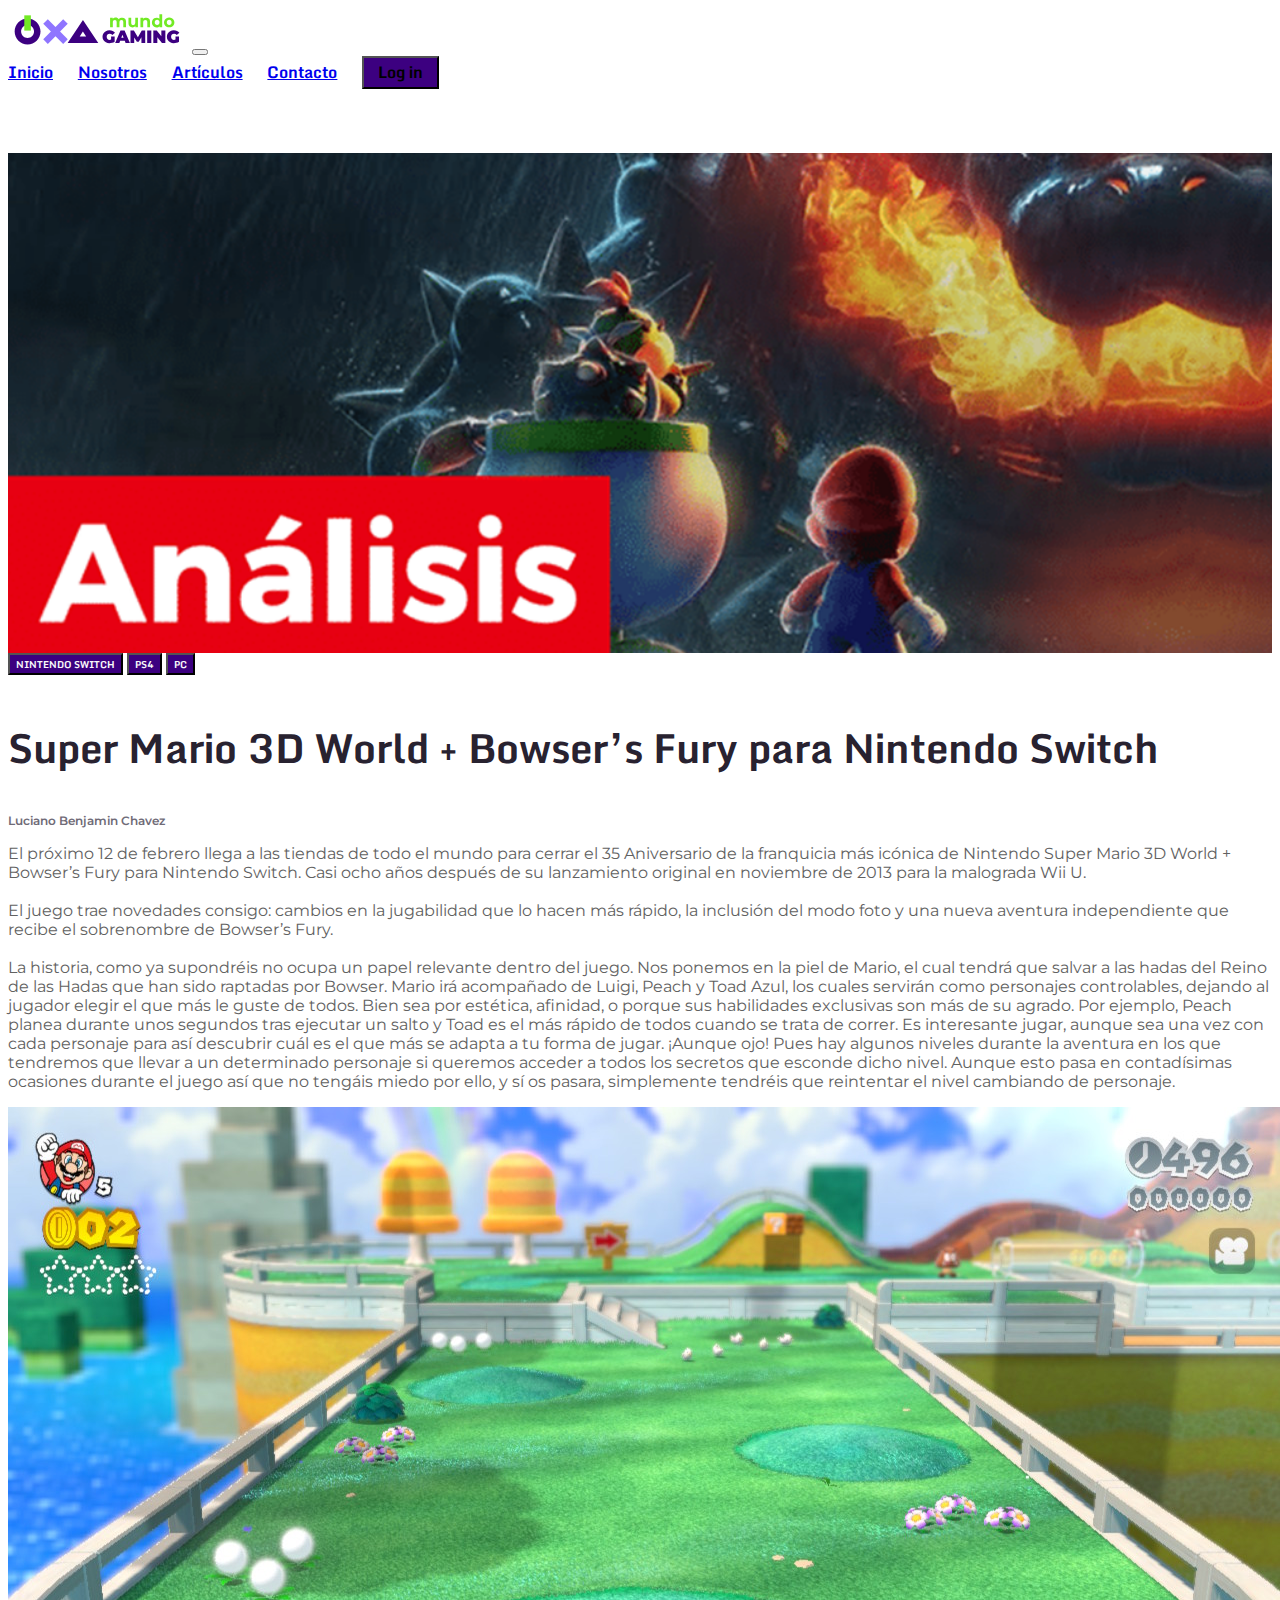
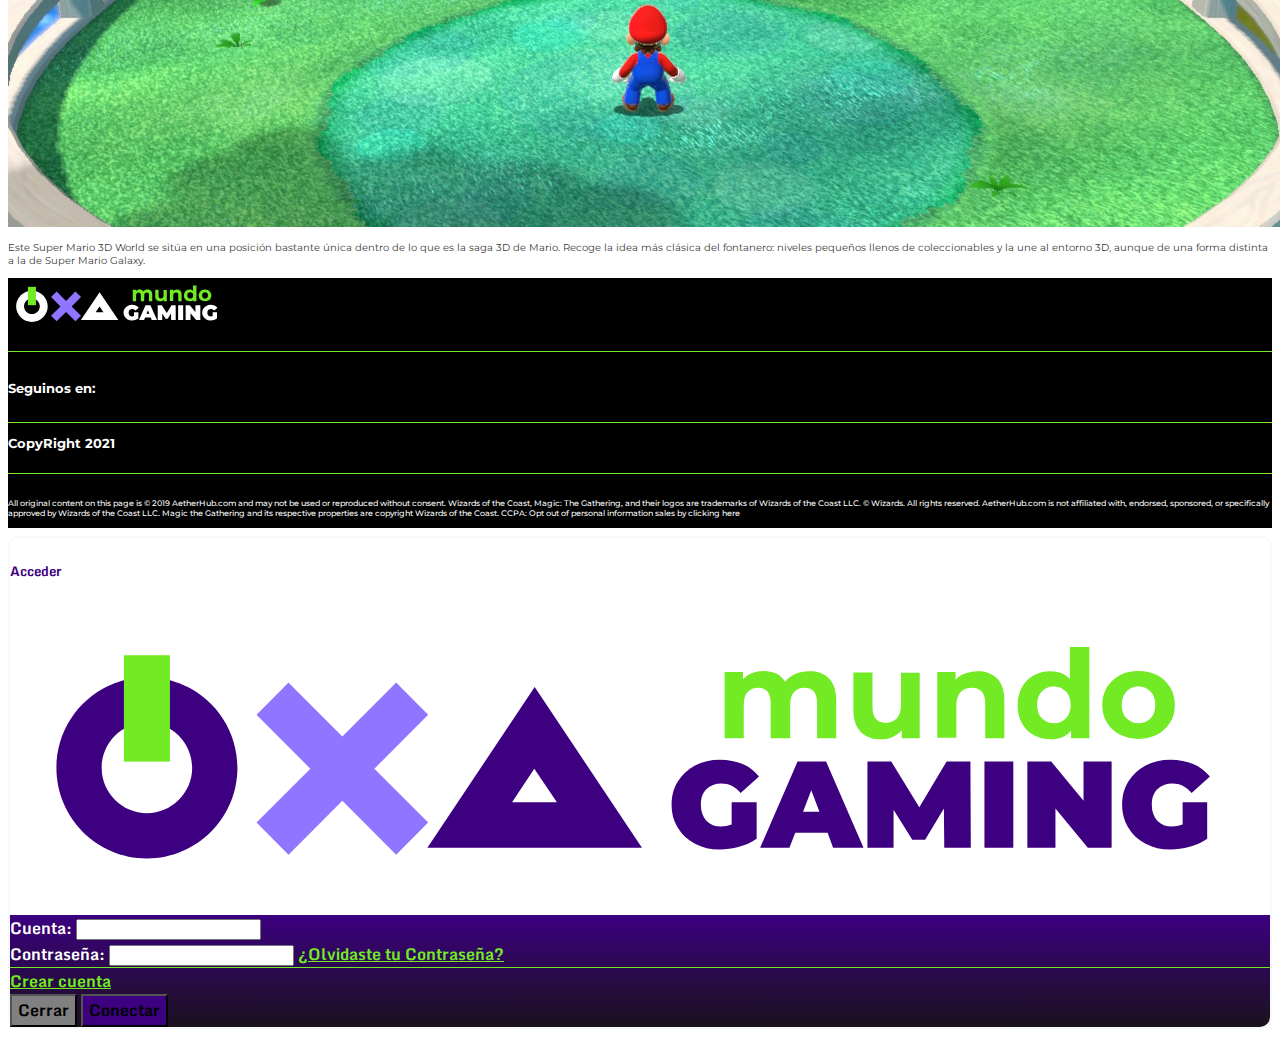
<file: articulo6Supermario.html>
<!doctype html>
<html lang="en">

<head>
    <!-- Required meta tags -->
    <meta charset="utf-8">
    <meta name="viewport" content="width=device-width, initial-scale=1">
    <link rel="shortcut icon" href="./img/fav-02.svg" type="image/x-icon">
    <!-- Bootstrap CSS -->
    <link href="https://cdn.jsdelivr.net/npm/bootstrap@5.0.0-beta1/dist/css/bootstrap.min.css" rel="stylesheet"
        integrity="sha384-giJF6kkoqNQ00vy+HMDP7azOuL0xtbfIcaT9wjKHr8RbDVddVHyTfAAsrekwKmP1" crossorigin="anonymous">
    <link
        href="https://fonts.googleapis.com/css2?family=Monda:wght@400;700&family=Montserrat:ital,wght@0,100;0,200;0,300;0,400;0,500;0,600;0,700;0,800;0,900;1,100;1,200;1,300;1,400;1,500;1,600;1,700;1,800;1,900&display=swap"
        rel="stylesheet">
    <link rel="stylesheet" href="https://pro.fontawesome.com/releases/v5.10.0/css/all.css"
        integrity="sha384-AYmEC3Yw5cVb3ZcuHtOA93w35dYTsvhLPVnYs9eStHfGJvOvKxVfELGroGkvsg+p" crossorigin="anonymous" />

    <link rel="stylesheet" href="style.css">
    <link rel="stylesheet" href="articulo.css">
    <title>Mundo Gaming 2021</title>
</head>

<body>
    <!-- navigation -->
    <nav class="navbar navbar-expand-lg navbar-light bg-light fixed-top">
        <div class="container">
            <a class="navbar-brand" href="./index.html"><img class="logo-nav" src="./img/logo-01.svg" alt=""></a>
            <button class="navbar-toggler" type="button" data-bs-toggle="collapse" data-bs-target="#navbarNavAltMarkup"
                aria-controls="navbarNavAltMarkup" aria-expanded="false" aria-label="Toggle navigation">
                <span class="navbar-toggler-icon"></span>
            </button>
            <div class="collapse navbar-collapse justify-content-end" id="navbarNavAltMarkup">
                <div class="navbar-nav">
                    <a class="nav-link active texto-nav" aria-current="page" href="./index.html">Inicio</a>
                    <a class="nav-link texto-nav" href="./nosotros.html">Nosotros</a>
                    <a class="nav-link texto-nav" href="./articulos.html">Artículos</a>
                    <a class="nav-link texto-nav" href="./contacto.html">Contacto</a>
                    <button type="button" class="btn btn-dark btn-sm texto-nav bg-button" data-bs-toggle="modal"
                        data-bs-target="#login" data-bs-whatever="@mdo">Log in</button>
                </div>
            </div>
        </div>
    </nav>

    <!-- contenido articulo -->

    <div class="container-fluid bg-oscuro px-5">
        <div class="container bg-blanco pb-5">
                <div class="div contenedor-img-articulo articulo-supermario">
                    
                </div>
                <div class="row">
                    <div class="col-1"></div>
                    <div class="col-9">
                        <button type="button" class="btn etiqueta-nota mt-4">NINTENDO SWITCH</button>
                        <button type="button" class="btn etiqueta-nota mt-4">PS4</button>
                        <button type="button" class="btn etiqueta-nota mt-4">PC</button>
                        <p class="titulo-articulo">Super Mario 3D World + Bowser’s Fury para Nintendo Switch</p>
                        <p class="texto-autor-articulo"><i class="far fa-user"></i>  Luciano Benjamin Chavez</p>
                        </div>
                </div>
                <div class="row pb-3">
                    <div class="col-1"></div>
                    <div class="col-7">
                        <p class="cuerpo-texto-articulo">El próximo 12 de febrero llega a las tiendas de todo el mundo para cerrar el 35 Aniversario de la franquicia más icónica de Nintendo Super Mario 3D World + Bowser’s Fury para Nintendo Switch. Casi ocho años después de su lanzamiento original en noviembre de 2013 para la malograda Wii U.
                            <br><br> El juego trae novedades consigo: cambios en la jugabilidad que lo hacen más rápido, la inclusión del modo foto y una nueva aventura independiente que recibe el sobrenombre de Bowser’s Fury.

                            <br><br> La historia, como ya supondréis no ocupa un papel relevante dentro del juego. Nos ponemos en la piel de Mario, el cual tendrá que salvar a las hadas del Reino de las Hadas que han sido raptadas por Bowser. Mario irá acompañado de Luigi, Peach y Toad Azul, los cuales servirán como personajes controlables, dejando al jugador elegir el que más le guste de todos. Bien sea por estética, afinidad, o porque sus habilidades exclusivas son más de su agrado. Por ejemplo, Peach planea durante unos segundos tras ejecutar un salto y Toad es el más rápido de todos cuando se trata de correr. Es interesante jugar, aunque sea una vez con cada personaje para así descubrir cuál es el que más se adapta a tu forma de jugar. ¡Aunque ojo! Pues hay algunos niveles durante la aventura en los que tendremos que llevar a un determinado personaje si queremos acceder a todos los secretos que esconde dicho nivel. Aunque esto pasa en contadísimas ocasiones durante el juego así que no tengáis miedo por ello, y sí os pasara, simplemente tendréis que reintentar el nivel cambiando de personaje.
                        </p>
                    </div>
                    <div class="col-1"></div>
                    <div class="col 2">
                        <div>
                            <img src="./img/articulo/supermario-lateral.jpg" alt="" class="img-fluid">
                        </div>
                        <p class="texto-lateral-articulo">Este Super Mario 3D World se sitúa en una posición bastante única dentro de lo que es la saga 3D de Mario. Recoge la idea más clásica del fontanero: niveles pequeños llenos de coleccionables y la une al entorno 3D, aunque de una forma distinta a la de Super Mario Galaxy.</p>
                    </div>
                    <div class="col-1"></div>
                </div>
        </div>
    </div>

    <!-- footer -->

    <div class="container-fluid contenedor-footer">
        <div class="container ">
            <div class="row align-items-center justify-content-center align-items-lg-baseline">
                <div class="col-lg-3 text-lg-end text-md-center text-sm-center text-center mb-md-4 mb-sm-4 mb-4 mt-3 borde-botton-verde">
                    <img src="./img/logo-w-01.svg" alt="" style="width: 220px; padding-bottom: 1rem;">
                </div>
                <div class="col-lg-6 text-center mb-md-4 mb-sm-4 mt-4 borde-botton-verde">
                    <p class="copy-footer">Seguinos en: <i class="fab fa-facebook-square px-2 icono-redes-footer"></i><i
                            class="fab fa-twitter-square px-2 icono-redes-footer"></i><i class="fab fa-discord px-2 icono-redes-footer"></i></p>
                </div>
                <div class="col-lg-3 a justify-content-lg-end text-sm-center text-center mb-md-4 mb-sm-4 mt-4 borde-botton-verde">
                    <p class="copy-footer">CopyRight 2021</p>
                </div>
                <div class="col-lg-12"><p class="registro-footer mb-sm-4">All original content on this page is © 2019 AetherHub.com and may not be used or reproduced without consent. Wizards of the Coast, Magic: The Gathering, and their logos are trademarks of Wizards of the Coast LLC. © Wizards. All rights reserved. AetherHub.com is not affiliated with, endorsed, sponsored, or specifically approved by Wizards of the Coast LLC. Magic the Gathering and its respective properties are copyright Wizards of the Coast. CCPA: Opt out of personal information sales by clicking here</p></div>
            </div>
        </div>
    </div>
    <div class="modal fade" id="login" tabindex="-1" aria-labelledby="exampleModalLabel" aria-hidden="true">
        <div class="modal-dialog">
            <div class="modal-content login">
                <div class="modal-header bg-light">
                    <h5 class="modal-title monda-morado bordes-top" id="exampleModalLabel">Acceder</h5>
                    <img class="w-25" src="./img/logo-01.svg" alt="Logo-gaming">
                </div>
                <div class="modal-body contenedor-modal bordes-bot">
                    <form>
                        <div class="borde-botton-verde">
                            <div class="mb-3">
                                <label for="recipient-name" class="col-form-label copy-footer">Cuenta:</label>
                                <input type="email" required class="form-control" id="recipient-name">
                            </div>
                            <div class="mb-3">
                                <label for="message-text" class="col-form-label copy-footer">Contraseña:</label>
                                <input type="password" required class="form-control" id="recipient-name">
                                <a class="link-reg estilo-comparti d-flex justify-content-end" href="./registrarse.html">¿Olvidaste tu Contraseña?</a>
                            </div>
                        </div>
                        <div class="modal-footer d-flex justify-content-between">
                            <div>
                                <a class="link-reg estilo-comparti" href="./registrarse.html">Crear cuenta</a>
                            </div>
                            <div>
                                <button type="button" class="btn btn-dark btn-sm btn-gris"
                                    data-bs-dismiss="modal">Cerrar</button>
                                <button type="submit" class="btn btn-dark btn-sm btn-morado">Conectar</button>
                            </div>
                        </div>
                    </form>
                </div>
            </div>
        </div>
    </div> 
    <script src="https://cdn.jsdelivr.net/npm/bootstrap@5.0.0-beta1/dist/js/bootstrap.bundle.min.js"
        integrity="sha384-ygbV9kiqUc6oa4msXn9868pTtWMgiQaeYH7/t7LECLbyPA2x65Kgf80OJFdroafW"
        crossorigin="anonymous"></script>
</body>

</html>
</file>
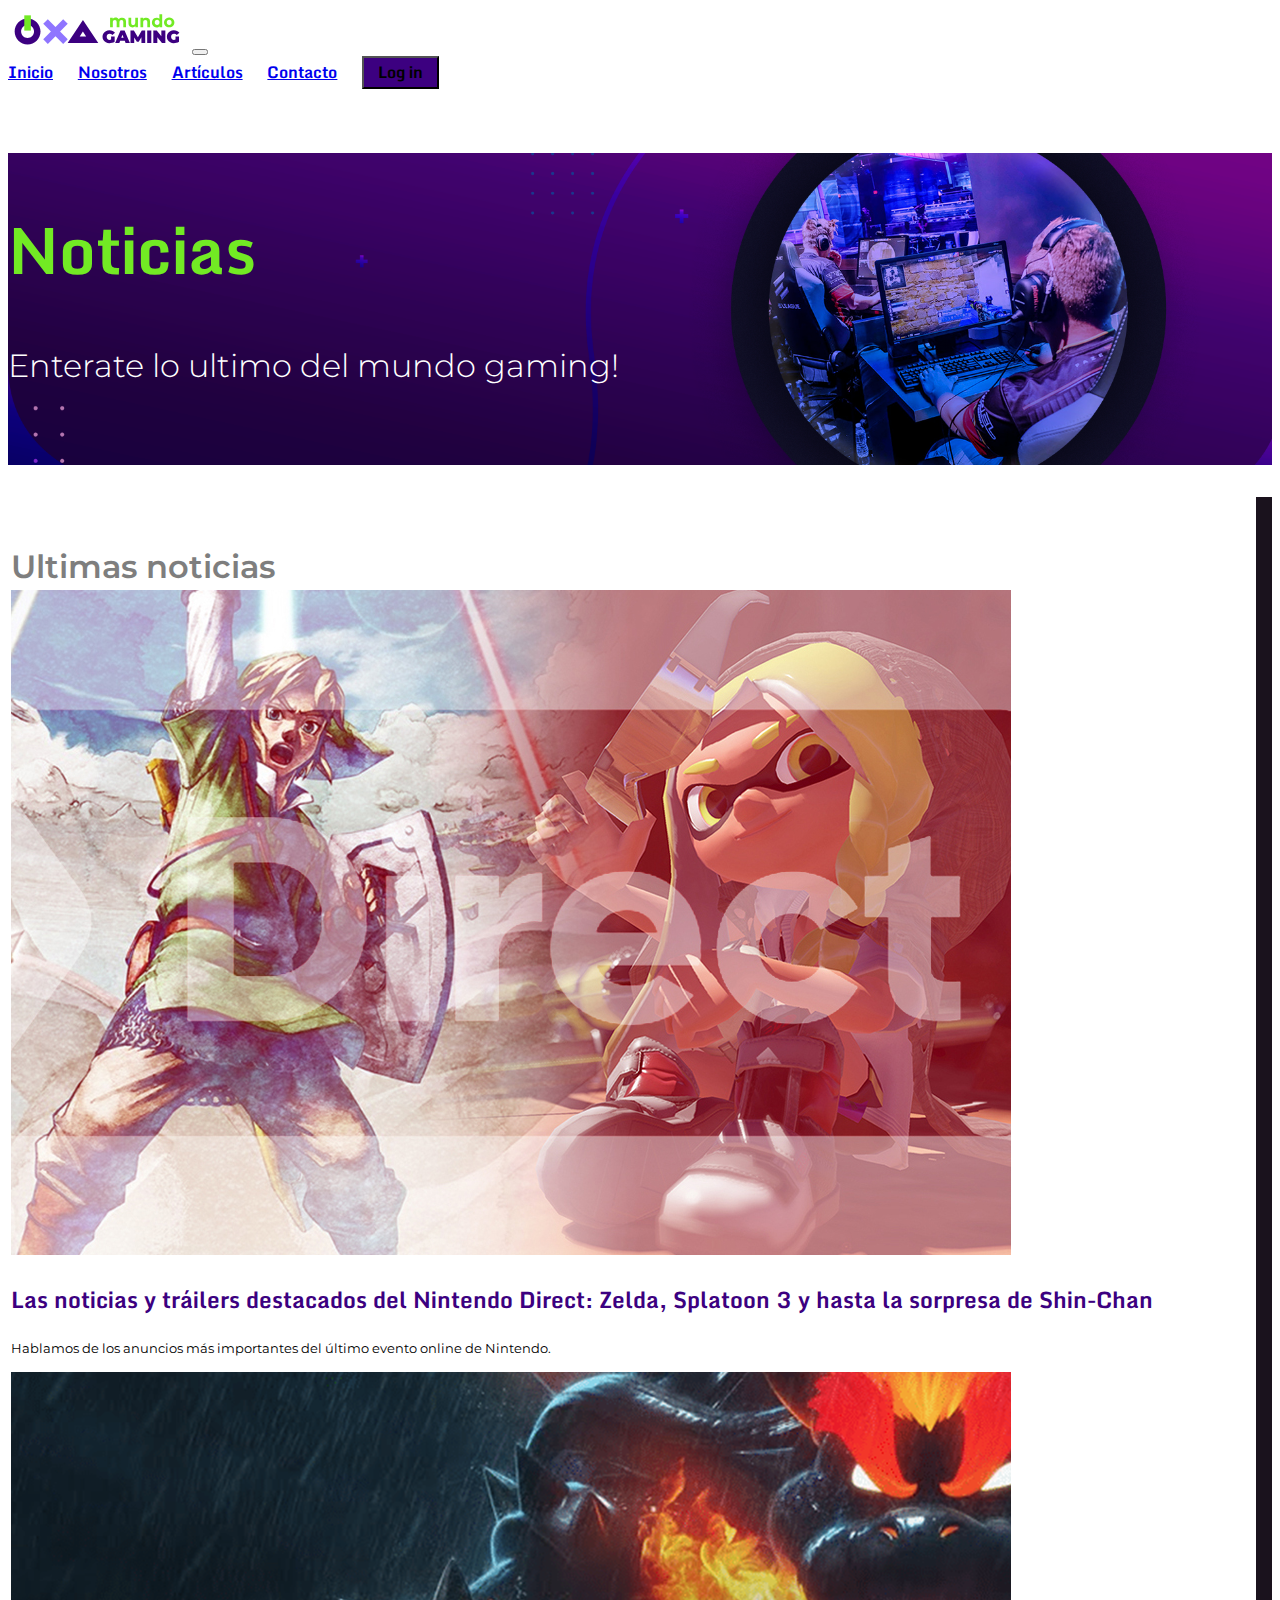
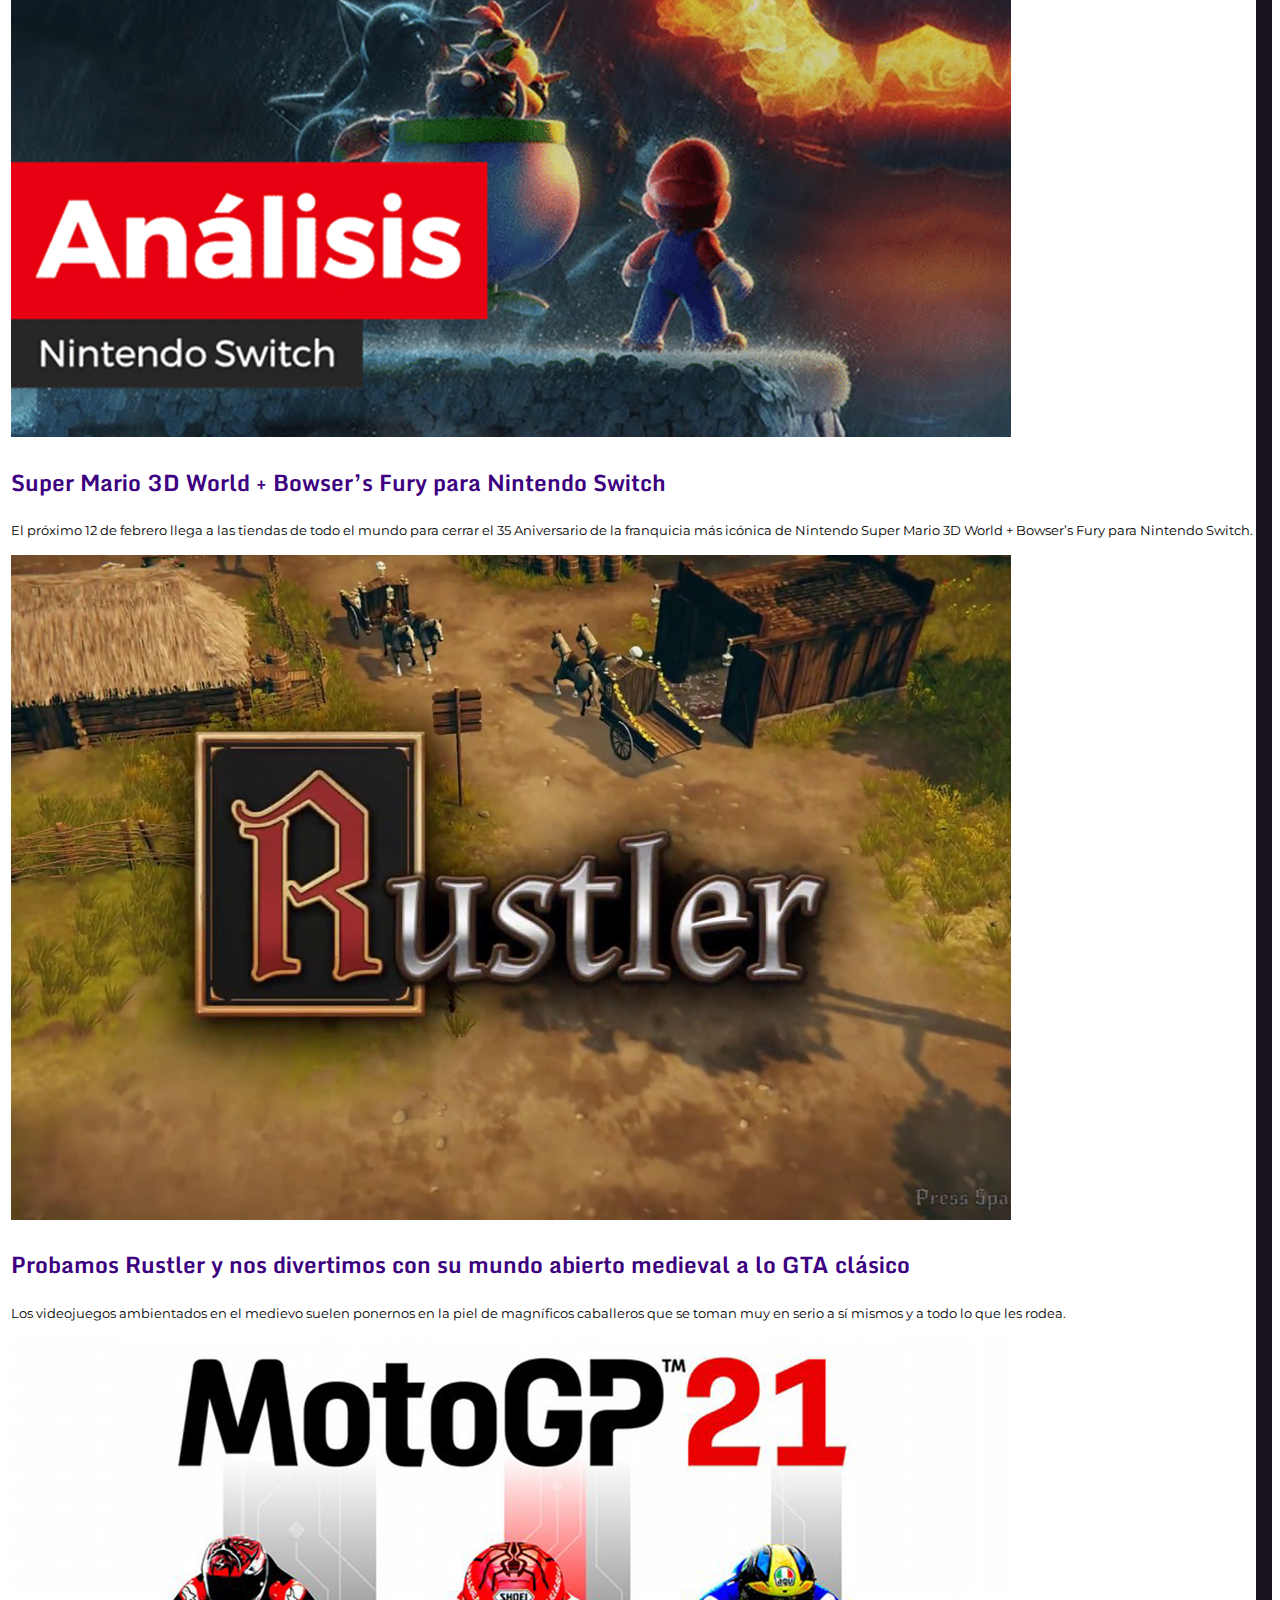
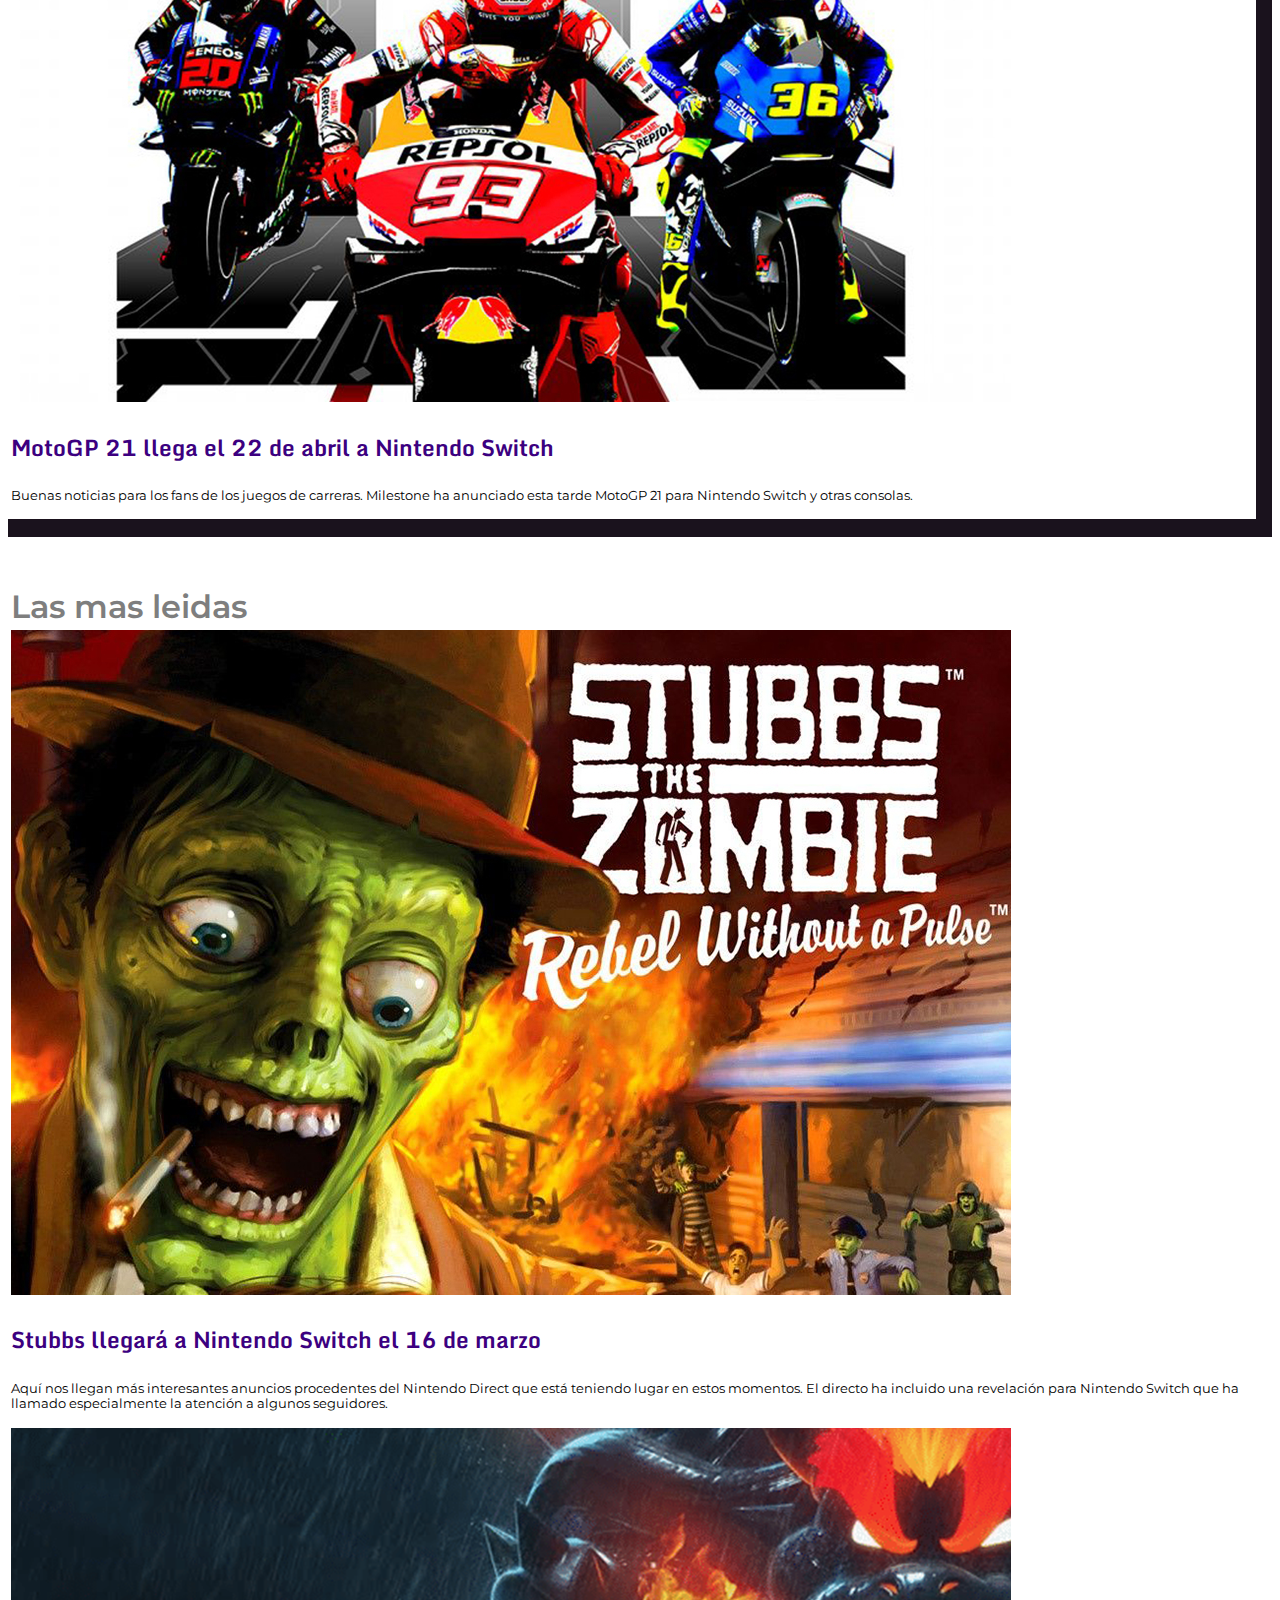
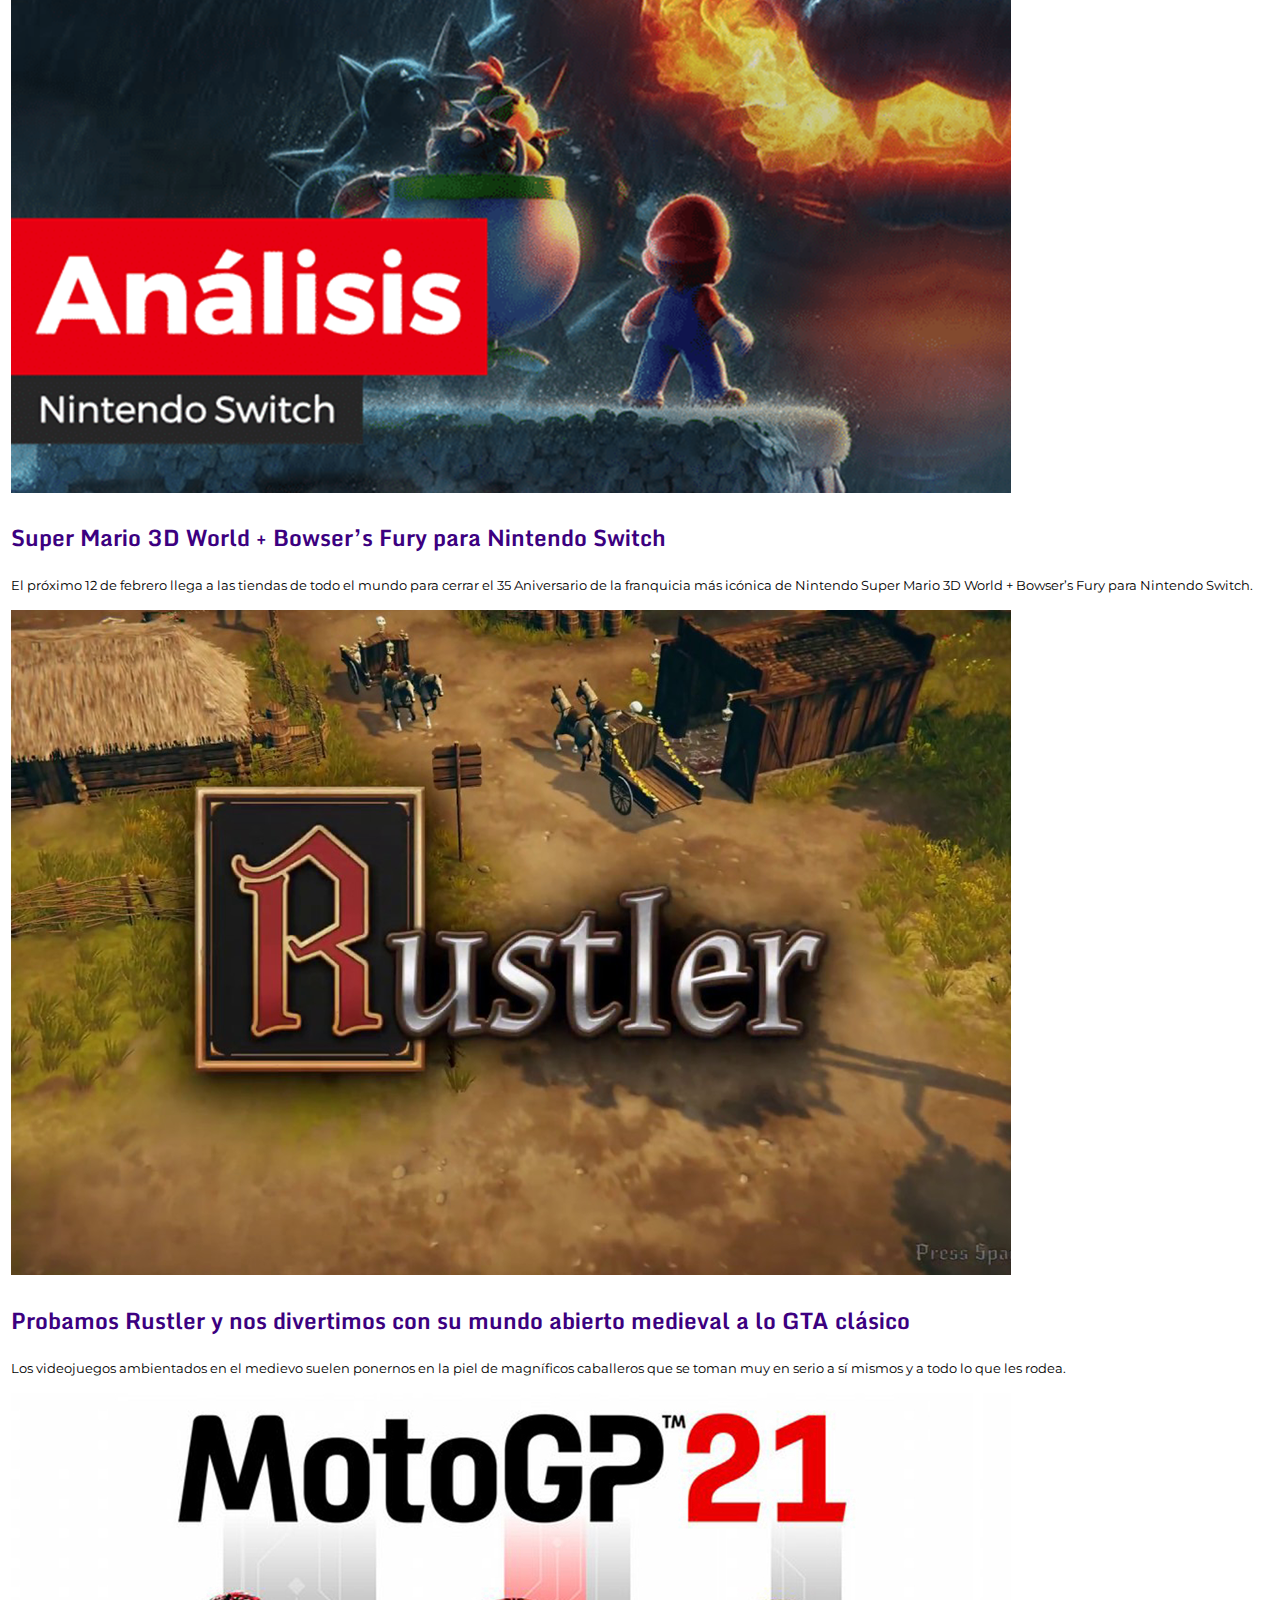
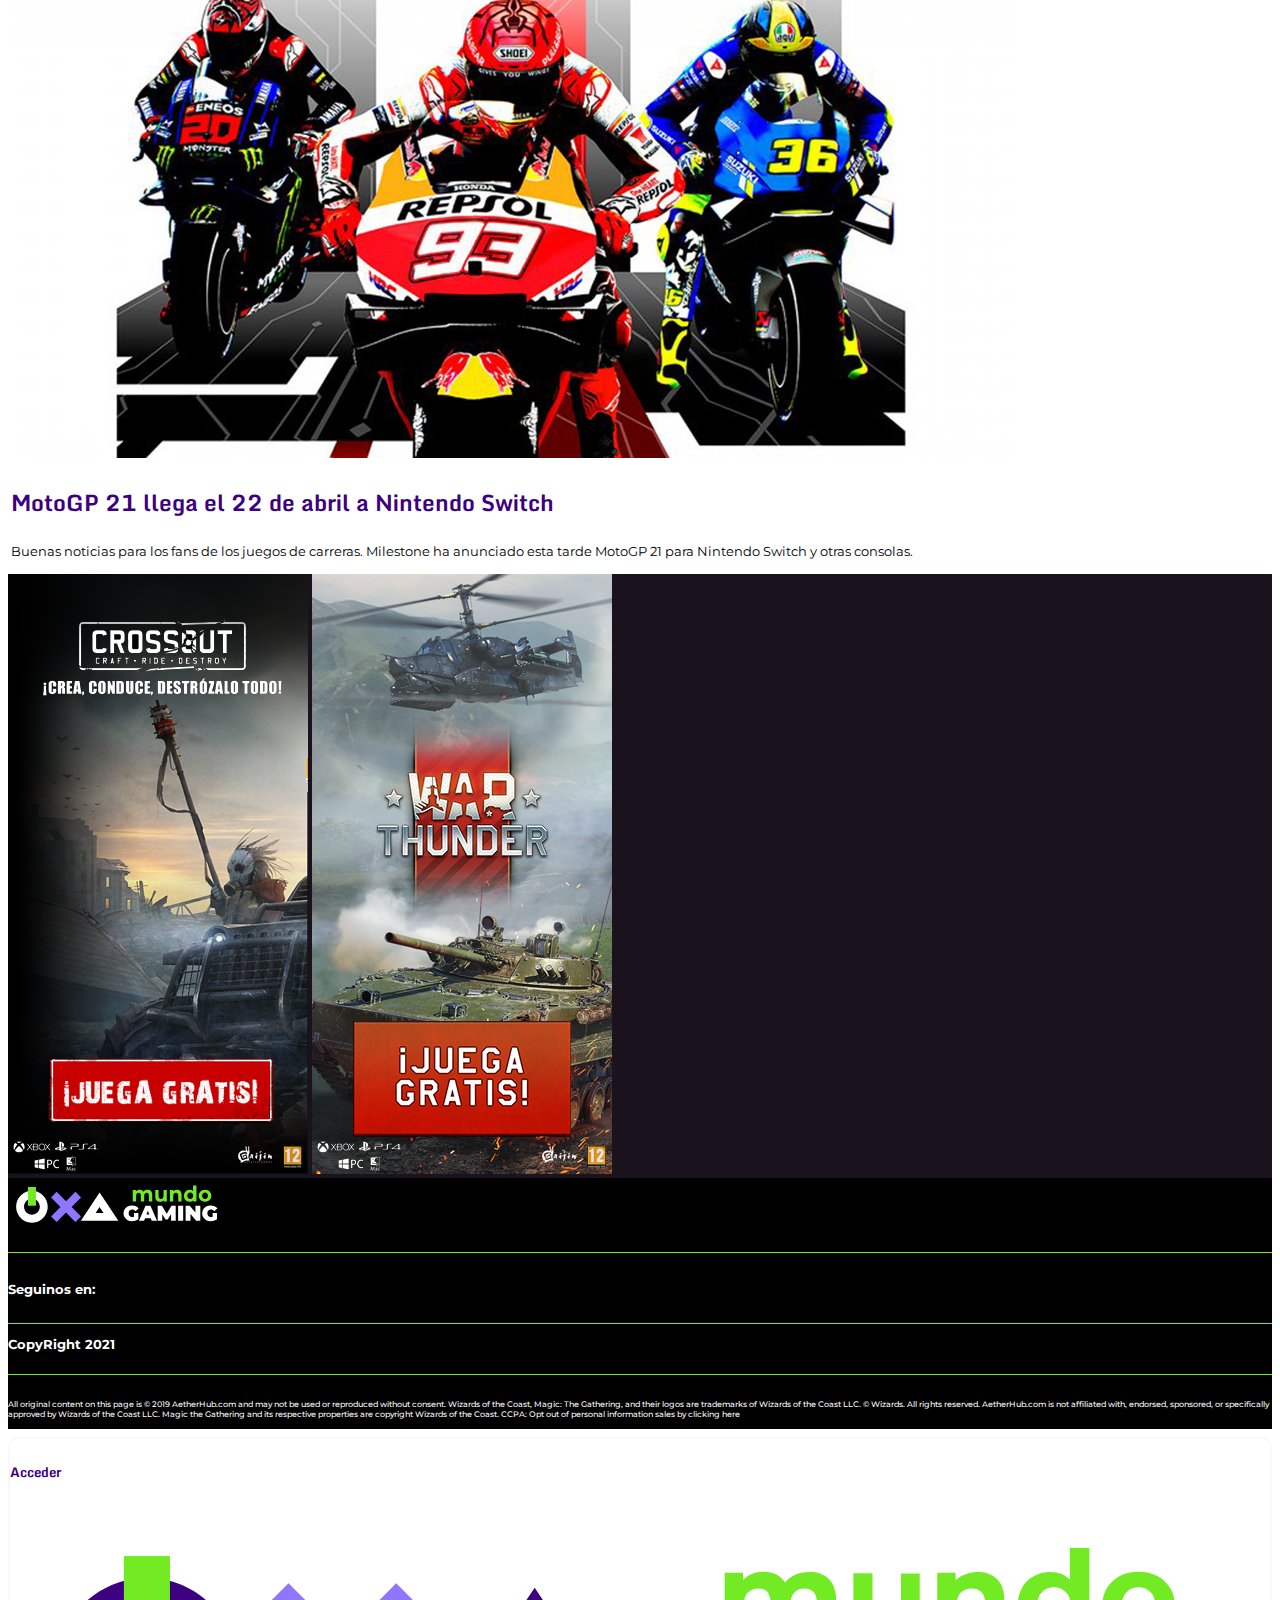
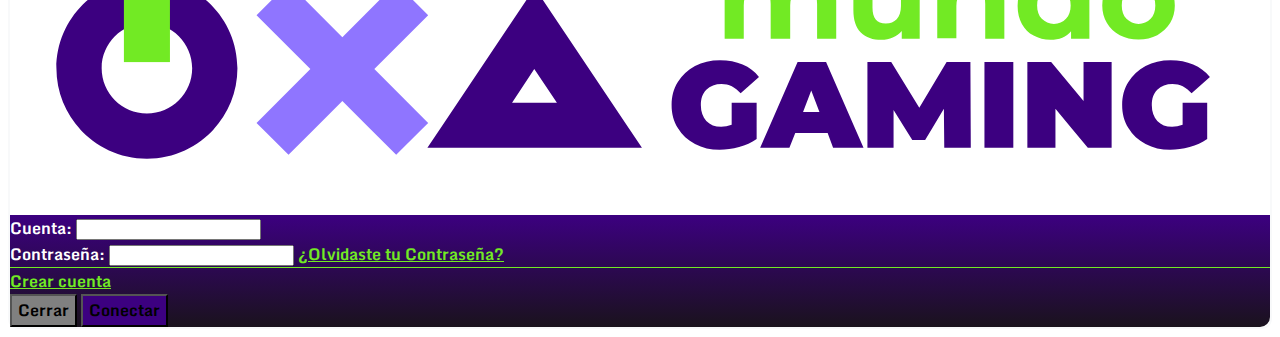
<file: articulos.html>
<!doctype html>
<html lang="en">

<head>
    <!-- Required meta tags -->
    <meta charset="utf-8">
    <meta name="viewport" content="width=device-width, initial-scale=1">
    <link rel="shortcut icon" href="./img/fav-02.svg" type="image/x-icon">
    <!-- Bootstrap CSS -->
    <link href="https://cdn.jsdelivr.net/npm/bootstrap@5.0.0-beta1/dist/css/bootstrap.min.css" rel="stylesheet"
        integrity="sha384-giJF6kkoqNQ00vy+HMDP7azOuL0xtbfIcaT9wjKHr8RbDVddVHyTfAAsrekwKmP1" crossorigin="anonymous">
    <link
        href="https://fonts.googleapis.com/css2?family=Monda:wght@400;700&family=Montserrat:ital,wght@0,100;0,200;0,300;0,400;0,500;0,600;0,700;0,800;0,900;1,100;1,200;1,300;1,400;1,500;1,600;1,700;1,800;1,900&display=swap"
        rel="stylesheet">
    <link rel="stylesheet" href="https://pro.fontawesome.com/releases/v5.10.0/css/all.css"
        integrity="sha384-AYmEC3Yw5cVb3ZcuHtOA93w35dYTsvhLPVnYs9eStHfGJvOvKxVfELGroGkvsg+p" crossorigin="anonymous" />

    <link rel="stylesheet" href="style.css">
    <link rel="stylesheet" href="seccionarticulos.css">
    <title>Mundo Gaming 2021</title>
</head>

<body>
    <!-- navigation -->
    <nav class="navbar navbar-expand-lg navbar-light bg-light fixed-top">
        <div class="container">
            <a class="navbar-brand" href="./index.html"><img class="logo-nav" src="./img/logo-01.svg" alt=""></a>
            <button class="navbar-toggler" type="button" data-bs-toggle="collapse" data-bs-target="#navbarNavAltMarkup"
                aria-controls="navbarNavAltMarkup" aria-expanded="false" aria-label="Toggle navigation">
                <span class="navbar-toggler-icon"></span>
            </button>
            <div class="collapse navbar-collapse justify-content-end" id="navbarNavAltMarkup">
                <div class="navbar-nav">
                    <a class="nav-link texto-nav" href="./index.html">Inicio</a>
                    <a class="nav-link texto-nav" href="./nosotros.html">Nosotros</a>
                    <a class="nav-link active texto-nav" aria-current="page" href="./articulos.html">Artículos</a>
                    <a class="nav-link texto-nav" href="./contacto.html">Contacto</a>
                    <button type="button" class="btn btn-dark btn-sm texto-nav bg-button" data-bs-toggle="modal"
                        data-bs-target="#login" data-bs-whatever="@mdo">Log in</button>
                </div>
            </div>
        </div>
    </nav>

    <!-- Imagen principal -->
    <div class="containter-fluid contenedor-inicio">
        <div class="container">
            <div class="row">
                <div class="col-sm-8 col-md-8 col-lg-6 pt-5">
                    <p class="texto-titulo-inicio">Noticias</p>
                    <p class="texto-bajada-inicio">Enterate lo ultimo del mundo gaming!</p>
                </div>
            </div>
        </div>
    </div>

    <!-- contenido articulos -->
    <div class="container-fluid bg-seccion">
        <div class="row py-5">
            <div class="col-1"></div>
            <div class="col-lg-8 col-12 shadow">
                <table class="table bg-tabla">
                    <thead>
                        <tr>
                            <th class="tabla-texto-titulo" scope="col">Ultimas noticias</th>
                        </tr>
                    </thead>
                    <tbody>
                        <tr>
                            <td>
                                <div class="row">
                                    <div class="col-lg-4 my-auto">
                                        <a href="./articulo.html" style="text-decoration: none;">
                                            <img src="./img/img-post.jpg" alt="" class="img-fluid img-overlay"
                                                href="./articulo.html">
                                        </a>
                                    </div>
                                    <div class="col-lg-7">
                                        <a class="enlace-nota-articulo" href="./articulo.html">
                                            <p class="tabla-titulo mt-4">Las noticias y tráilers destacados del Nintendo
                                                Direct: Zelda, Splatoon 3 y hasta la sorpresa de Shin-Chan</p>
                                            <p class="texto-articulo-tabla">Hablamos de los anuncios más importantes del
                                                último evento online de Nintendo.</p>
                                        </a>
                                    </div>
                                </div>
                            </td>
                        </tr>
                        <tr>
                            <td>
                                <div class="row">
                                    <div class="col-lg-4 my-auto">
                                        <a href="./articulo6Supermario.html" style="text-decoration: none;">
                                            <img src="./img/articulo/Supermario.png" alt=""
                                                class="img-fluid img-overlay">
                                        </a>
                                    </div>
                                    <div class="col-lg-7">
                                        <a class="enlace-nota-articulo" href="./articulo6Supermario.html">
                                            <p class="tabla-titulo mt-4">Super Mario 3D World + Bowser’s Fury para
                                                Nintendo
                                                Switch</p>
                                            <p class="texto-articulo-tabla">El próximo 12 de febrero llega a las tiendas
                                                de
                                                todo el mundo para cerrar el 35 Aniversario de la franquicia más icónica
                                                de
                                                Nintendo Super Mario 3D World + Bowser’s Fury para Nintendo Switch.</p>
                                        </a>
                                    </div>
                                </div>
                            </td>
                        </tr>
                        <tr>
                            <td>
                                <div class="row">
                                    <div class="col-lg-4 my-auto">
                                        <a href="./articulo4Rustler.html" style="text-decoration: none;">
                                            <img src="./img/articulo/Rustler.png" alt=""
                                                class="img-fluid img-articulo img-overlay">
                                        </a>
                                    </div>
                                    <div class="col-lg-7">
                                        <a class="enlace-nota-articulo" href="./articulo4Rustler.html">
                                            <p class="tabla-titulo mt-4">Probamos Rustler y nos divertimos con su mundo
                                                abierto medieval a lo GTA clásico</p>
                                            <p class="texto-articulo-tabla">Los videojuegos ambientados en el medievo
                                                suelen
                                                ponernos en la piel de magníficos caballeros que se toman muy en serio a
                                                sí
                                                mismos y a todo lo que les rodea.</p>
                                        </a>
                                    </div>
                                </div>
                            </td>
                        </tr>
                        <tr>
                            <td>
                                <div class="row">
                                    <div class="col-lg-4 my-auto">
                                        <a href="./articulo3Motogp.html" style="text-decoration: none;">
                                            <img src="./img/articulo/MotoGP.jpg" alt="" class="img-fluid img-overlay">
                                        </a>
                                    </div>
                                    <div class="col-lg-7">
                                        <a class="enlace-nota-articulo" href="./articulo3Motogp.html">
                                            <p class="tabla-titulo mt-4">MotoGP 21 llega el 22 de abril a Nintendo
                                                Switch
                                            </p>
                                            <p class="texto-articulo-tabla">Buenas noticias para los fans de los juegos
                                                de
                                                carreras. Milestone ha anunciado esta tarde MotoGP 21 para Nintendo
                                                Switch y
                                                otras consolas.</p>
                                        </a>
                                    </div>
                                </div>
                            </td>
                        </tr>
                    </tbody>
                    <!-- Tabla 2 -->
                </table>
                <br>
                <table class="table bg-tabla">
                    <thead>
                        <tr>
                            <th class="tabla-texto-titulo" scope="col">Las mas leidas</th>
                        </tr>
                    </thead>
                    <tbody>
                        <tr>
                            <td>
                                <div class="row">
                                    <div class="col-lg-4 my-auto">
                                        <img src="./img/articulo/Stubbs.jpg" alt="" class="img-fluid img-overlay">
                                    </div>
                                    <div class="col-lg-7">
                                        <a class="enlace-nota-articulo" href="./articulo5Stubbs.html">
                                            <p class="tabla-titulo mt-4">Stubbs llegará a Nintendo Switch el 16 de marzo
                                            </p>
                                            <p class="texto-articulo-tabla">Aquí nos llegan más interesantes anuncios
                                                procedentes del Nintendo Direct que está teniendo lugar en estos
                                                momentos.
                                                El directo ha incluido una revelación para Nintendo Switch que ha
                                                llamado
                                                especialmente la atención a algunos seguidores.</p>
                                        </a>
                                    </div>
                                </div>
                            </td>
                        </tr>
                        <tr>
                            <td>
                                <div class="row">
                                    <div class="col-lg-4 my-auto">
                                        <img src="./img/articulo/Supermario.png" alt="" class="img-fluid img-overlay">
                                    </div>
                                    <div class="col-lg-7">
                                        <a class="enlace-nota-articulo" href="./articulo6Supermario.html">
                                            <p class="tabla-titulo mt-4">Super Mario 3D World + Bowser’s Fury para
                                                Nintendo
                                                Switch</p>
                                            <p class="texto-articulo-tabla">El próximo 12 de febrero llega a las tiendas
                                                de
                                                todo el mundo para cerrar el 35 Aniversario de la franquicia más icónica
                                                de
                                                Nintendo Super Mario 3D World + Bowser’s Fury para Nintendo Switch.</p>
                                        </a>
                                    </div>
                                </div>
                            </td>
                        </tr>
                        <tr>
                            <td>
                                <div class="row">
                                    <div class="col-lg-4 my-auto">
                                        <img src="./img/articulo/Rustler.png" alt=""
                                            class="img-fluid img-articulo img-overlay">
                                    </div>
                                    <div class="col-lg-7">
                                        <a class="enlace-nota-articulo" href="./articulo4Rustler.html">
                                            <p class="tabla-titulo mt-4">Probamos Rustler y nos divertimos con su mundo
                                                abierto medieval a lo GTA clásico</p>
                                            <p class="texto-articulo-tabla">Los videojuegos ambientados en el medievo
                                                suelen
                                                ponernos en la piel de magníficos caballeros que se toman muy en serio a
                                                sí
                                                mismos y a todo lo que les rodea.</p>
                                        </a>
                                    </div>
                                </div>
                            </td>
                        </tr>
                        <tr>
                            <td>
                                <div class="row">
                                    <div class="col-lg-4 my-auto">
                                        <img src="./img/articulo/MotoGP.jpg" alt="" class="img-fluid img-overlay">
                                    </div>
                                    <div class="col-lg-7">
                                        <a class="enlace-nota-articulo" href="./articulo3Motogp.html">
                                            <p class="tabla-titulo mt-4">MotoGP 21 llega el 22 de abril a Nintendo
                                                Switch
                                            </p>
                                            <p class="texto-articulo-tabla">Buenas noticias para los fans de los juegos
                                                de
                                                carreras. Milestone ha anunciado esta tarde MotoGP 21 para Nintendo
                                                Switch y
                                                otras consolas.</p>

                                        </a>

                                    </div>
                                </div>
                            </td>
                        </tr>
                    </tbody>
                </table>

            </div>



            <div class="col-lg-2">
                <img src="./img/banner-art.jpg" alt="" class="img-fluid img-overlay">
                <img src="./img/banner-art2.jpg" alt="" class="img-fluid img-overlay">
            </div>
        </div>
    </div>

    <!-- footer -->

    <div class="container-fluid contenedor-footer">
        <div class="container ">
            <div class="row align-items-center justify-content-center align-items-lg-baseline">
                <div
                    class="col-lg-3 text-lg-end text-md-center text-sm-center text-center mb-md-4 mb-sm-4 mb-4 mt-3 borde-botton-verde">
                    <img src="./img/logo-w-01.svg" alt="" style="width: 220px; padding-bottom: 1rem;">
                </div>
                <div class="col-lg-6 text-center mb-md-4 mb-sm-4 mt-4 borde-botton-verde">
                    <p class="copy-footer">Seguinos en: <i class="fab fa-facebook-square px-2 icono-redes-footer"></i><i
                            class="fab fa-twitter-square px-2 icono-redes-footer"></i><i
                            class="fab fa-discord px-2 icono-redes-footer"></i></p>
                </div>
                <div
                    class="col-lg-3 a justify-content-lg-end text-sm-center text-center mb-md-4 mb-sm-4 mt-4 borde-botton-verde">
                    <p class="copy-footer">CopyRight 2021</p>
                </div>
                <div class="col-lg-12">
                    <p class="registro-footer mb-sm-4">All original content on this page is © 2019 AetherHub.com and may
                        not be used or reproduced without consent. Wizards of the Coast, Magic: The Gathering, and their
                        logos are trademarks of Wizards of the Coast LLC. © Wizards. All rights reserved. AetherHub.com
                        is not affiliated with, endorsed, sponsored, or specifically approved by Wizards of the Coast
                        LLC. Magic the Gathering and its respective properties are copyright Wizards of the Coast. CCPA:
                        Opt out of personal information sales by clicking here</p>
                </div>
            </div>
        </div>
    </div>
    <div class="modal fade" id="login" tabindex="-1" aria-labelledby="exampleModalLabel" aria-hidden="true">
        <div class="modal-dialog">
            <div class="modal-content login">
                <div class="modal-header bg-light">
                    <h5 class="modal-title monda-morado bordes-top" id="exampleModalLabel">Acceder</h5>
                    <img class="w-25" src="./img/logo-01.svg" alt="Logo-gaming">
                </div>
                <div class="modal-body contenedor-modal bordes-bot">
                    <form>
                        <div class="borde-botton-verde">
                            <div class="mb-3">
                                <label for="recipient-name" class="col-form-label copy-footer">Cuenta:</label>
                                <input type="email" required class="form-control" id="recipient-name">
                            </div>
                            <div class="mb-3">
                                <label for="message-text" class="col-form-label copy-footer">Contraseña:</label>
                                <input type="password" required class="form-control" id="recipient-name">
                                <a class="link-reg estilo-comparti d-flex justify-content-end"
                                    href="./registrarse.html">¿Olvidaste tu Contraseña?</a>
                            </div>
                        </div>
                        <div class="modal-footer d-flex justify-content-between">
                            <div>
                                <a class="link-reg estilo-comparti" href="./registrarse.html">Crear cuenta</a>
                            </div>
                            <div>
                                <button type="button" class="btn btn-dark btn-sm btn-gris"
                                    data-bs-dismiss="modal">Cerrar</button>
                                <button type="submit" class="btn btn-dark btn-sm btn-morado">Conectar</button>
                            </div>
                        </div>
                    </form>
                </div>
            </div>
        </div>
    </div>
    <script src="https://cdn.jsdelivr.net/npm/bootstrap@5.0.0-beta1/dist/js/bootstrap.bundle.min.js"
        integrity="sha384-ygbV9kiqUc6oa4msXn9868pTtWMgiQaeYH7/t7LECLbyPA2x65Kgf80OJFdroafW"
        crossorigin="anonymous"></script>
</body>

</html>
</file>
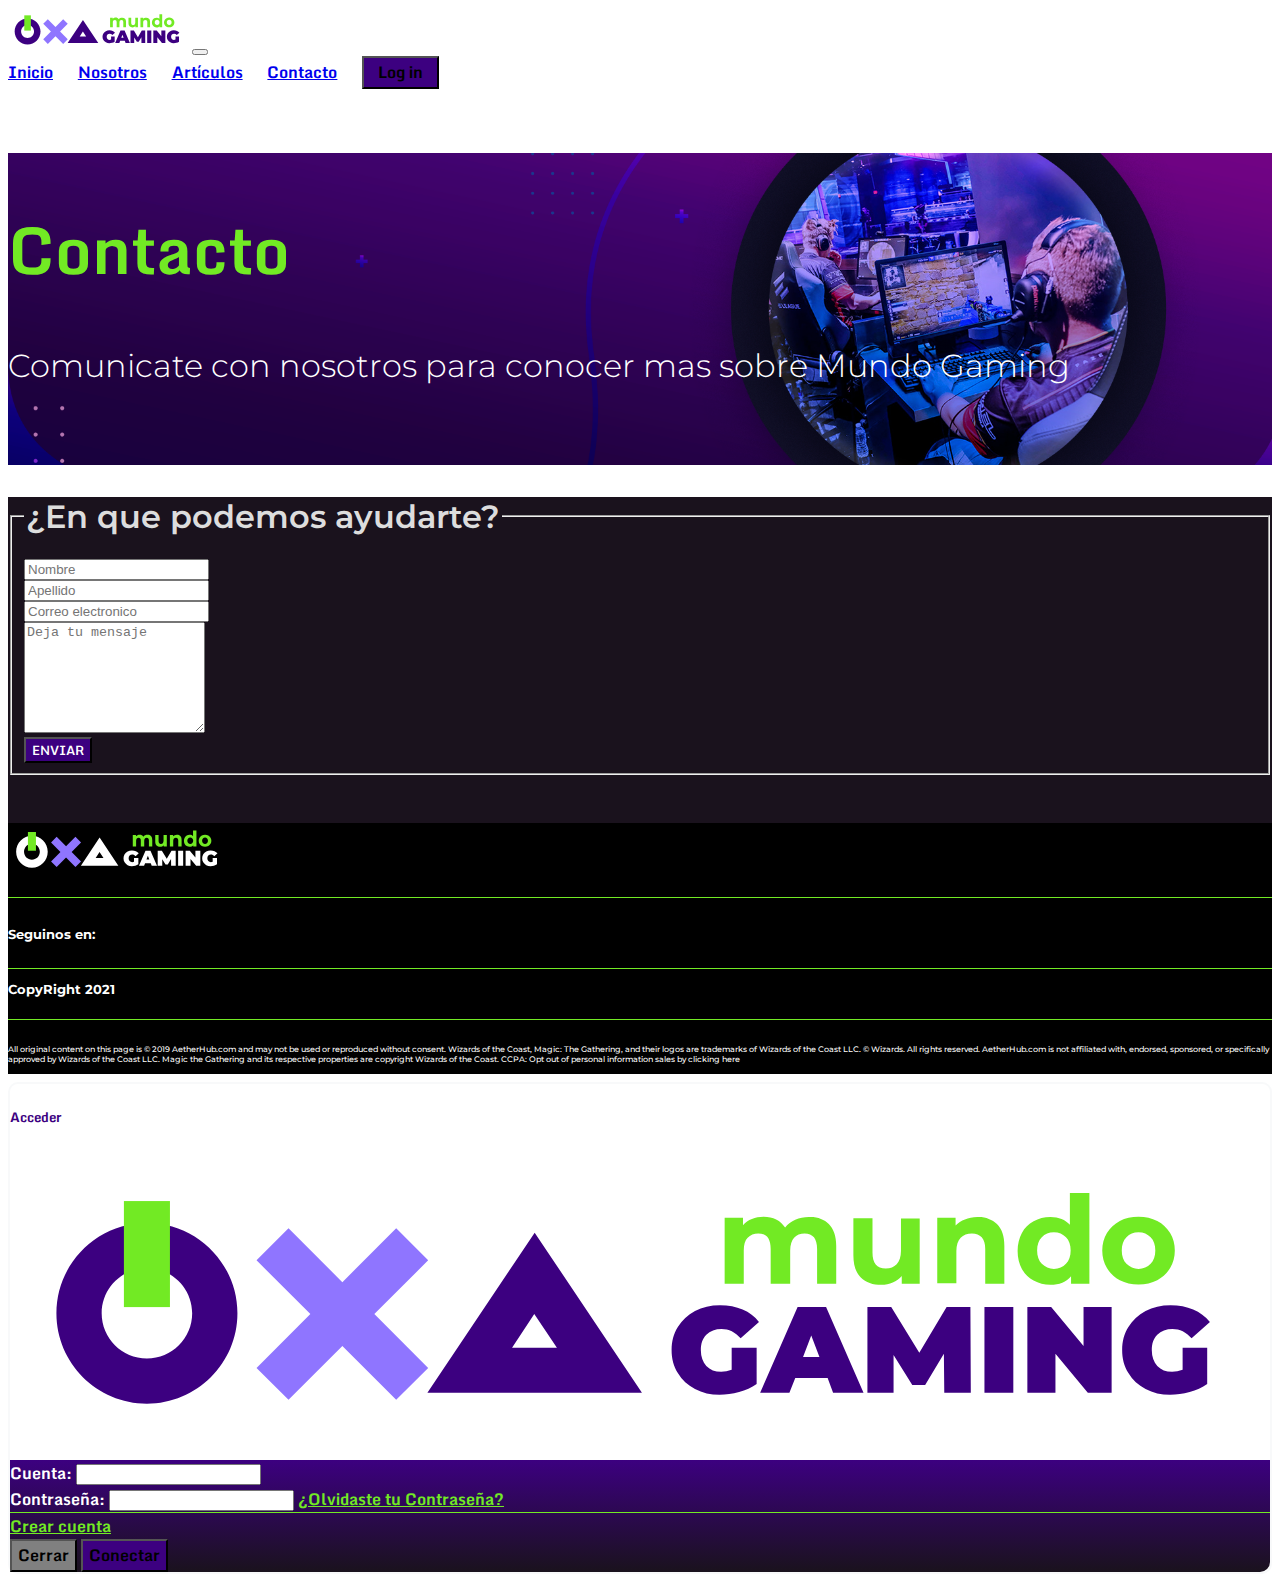
<file: contacto.html>
<!doctype html>
<html lang="en">

<head>
    <!-- Required meta tags -->
    <meta charset="utf-8">
    <meta name="viewport" content="width=device-width, initial-scale=1">
    <link rel="shortcut icon" href="./img/fav-02.svg" type="image/x-icon">
    <!-- Bootstrap CSS -->
    <link href="https://cdn.jsdelivr.net/npm/bootstrap@5.0.0-beta1/dist/css/bootstrap.min.css" rel="stylesheet"
        integrity="sha384-giJF6kkoqNQ00vy+HMDP7azOuL0xtbfIcaT9wjKHr8RbDVddVHyTfAAsrekwKmP1" crossorigin="anonymous">
    <link
        href="https://fonts.googleapis.com/css2?family=Monda:wght@400;700&family=Montserrat:ital,wght@0,100;0,200;0,300;0,400;0,500;0,600;0,700;0,800;0,900;1,100;1,200;1,300;1,400;1,500;1,600;1,700;1,800;1,900&display=swap"
        rel="stylesheet">
    <link rel="stylesheet" href="https://pro.fontawesome.com/releases/v5.10.0/css/all.css"
        integrity="sha384-AYmEC3Yw5cVb3ZcuHtOA93w35dYTsvhLPVnYs9eStHfGJvOvKxVfELGroGkvsg+p" crossorigin="anonymous" />

    <link rel="stylesheet" href="style.css">
    <link rel="stylesheet" href="./contacto.css">
    <title>Mundo Gaming 2021</title>
</head>

<body>
    <!-- navigation -->
    <nav class="navbar navbar-expand-lg navbar-light bg-light fixed-top">
        <div class="container">
            <a class="navbar-brand" href="./index.html"><img class="logo-nav" src="./img/logo-01.svg" alt=""></a>
            <button class="navbar-toggler" type="button" data-bs-toggle="collapse" data-bs-target="#navbarNavAltMarkup"
                aria-controls="navbarNavAltMarkup" aria-expanded="false" aria-label="Toggle navigation">
                <span class="navbar-toggler-icon"></span>
            </button>
            <div class="collapse navbar-collapse justify-content-end" id="navbarNavAltMarkup">
                <div class="navbar-nav">
                    <a class="nav-link texto-nav" href="./index.html">Inicio</a>
                    <a class="nav-link texto-nav" href="./nosotros.html">Nosotros</a>
                    <a class="nav-link texto-nav" href="./articulos.html">Artículos</a>
                    <a class="nav-link active texto-nav" aria-current="page" href="./contacto.html">Contacto</a>
                    <button type="button" class="btn btn-dark btn-sm texto-nav bg-button" data-bs-toggle="modal"
                        data-bs-target="#login" data-bs-whatever="@mdo">Log in</button>
                </div>
            </div>
        </div>
    </nav>

    <!-- Imagen principal -->
    <div class="contenedor-inicio">
        <div class="container">
            <div class="row">
                <div class="col-sm-8 col-md-8 col-lg-6 pt-5">
                    <p class="texto-titulo-inicio">Contacto</p>
                    <p class="texto-bajada-inicio">Comunicate con nosotros para conocer mas sobre Mundo Gaming</p>
                </div>
            </div>
        </div>
    </div>

    <!-- contenido contacto -->
    <section class="contenedor-articulos py-5" id="contacto">
        <div class="container">
            <div class="col-lg-6 col-12 m-auto">
                <div class="text-center">
                    <form class="form-horizontal" method="post">
                        <fieldset>
                            <legend class="text-start titulo-contacto px-3 px-lg-0">¿En que podemos ayudarte?</legend>
                            <br>
                            <div class="row">
                                <div class="col-lg-6 col-12 d-flex flex-column justify-content-between">
                                    <div class="form-floating mb-3 mx-3 mx-lg-0">
                                        <div class="">
                                            <input id="fname" name="name" type="text" placeholder="Nombre"
                                                class="form-control required">
                                        </div>
                                    </div>
                                    <div class="form-floating mb-3 mx-3 mx-lg-0">
                                        <div class="">
                                            <input id="lname" name="name" type="text" placeholder="Apellido"
                                                class="form-control required">
                                        </div>
                                    </div>
                                    <div class="form-floating mb-3 mb-lg-0 mx-3 mx-lg-0">
                                        <div class="">
                                            <input id="email" name="email" type="email" placeholder="Correo electronico"
                                                class="form-control required">
                                        </div>
                                    </div>
                                </div>
                                <div class="col-lg-6 col-12">
                                    <div class="form-floating mx-3 mx-lg-0">
                                        <div class="">
                                            <textarea class="form-control" id="message" name="message"
                                                placeholder="Deja tu mensaje" rows="7"></textarea>
                                        </div>
                                    </div>
                                </div>
                                <div class="form-group">
                                    <div class="py-4 px-3 px-lg-0 text-start">
                                        <button type="submit" class="btn boton-contacto btn-lg">ENVIAR</button>
                                    </div>
                                </div>
                            </div>
                        </fieldset>
                    </form>
                </div>
            </div>
        </div>
    </section>
    <!-- footer -->

    <div class="container-fluid contenedor-footer">
        <div class="container ">
            <div class="row align-items-center justify-content-center align-items-lg-baseline">
                <div
                    class="col-lg-3 text-lg-end text-md-center text-sm-center text-center mb-md-4 mb-sm-4 mb-4 mt-3 borde-botton-verde">
                    <img src="./img/logo-w-01.svg" alt="" style="width: 220px; padding-bottom: 1rem;">
                </div>
                <div class="col-lg-6 text-center mb-md-4 mb-sm-4 mt-4 borde-botton-verde">
                    <p class="copy-footer">Seguinos en: <i class="fab fa-facebook-square px-2 icono-redes-footer"></i><i
                            class="fab fa-twitter-square px-2 icono-redes-footer"></i><i
                            class="fab fa-discord px-2 icono-redes-footer"></i></p>
                </div>
                <div
                    class="col-lg-3 a justify-content-lg-end text-sm-center text-center mb-md-4 mb-sm-4 mt-4 borde-botton-verde">
                    <p class="copy-footer">CopyRight 2021</p>
                </div>
                <div class="col-lg-12">
                    <p class="registro-footer mb-sm-4">All original content on this page is © 2019 AetherHub.com and may
                        not be used or reproduced without consent. Wizards of the Coast, Magic: The Gathering, and their
                        logos are trademarks of Wizards of the Coast LLC. © Wizards. All rights reserved. AetherHub.com
                        is not affiliated with, endorsed, sponsored, or specifically approved by Wizards of the Coast
                        LLC. Magic the Gathering and its respective properties are copyright Wizards of the Coast. CCPA:
                        Opt out of personal information sales by clicking here</p>
                </div>
            </div>
        </div>
    </div>

    <div class="modal fade" id="login" tabindex="-1" aria-labelledby="exampleModalLabel" aria-hidden="true">
        <div class="modal-dialog">
            <div class="modal-content login">
                <div class="modal-header bg-light">
                    <h5 class="modal-title monda-morado bordes-top" id="exampleModalLabel">Acceder</h5>
                    <img class="w-25" src="./img/logo-01.svg" alt="Logo-gaming">
                </div>
                <div class="modal-body contenedor-modal bordes-bot">
                    <form>
                        <div class="borde-botton-verde">
                            <div class="mb-3">
                                <label for="recipient-name" class="col-form-label copy-footer">Cuenta:</label>
                                <input type="email" required class="form-control" id="recipient-name">
                            </div>
                            <div class="mb-3">
                                <label for="message-text" class="col-form-label copy-footer">Contraseña:</label>
                                <input type="password" required class="form-control" id="recipient-name">
                                <a class="link-reg estilo-comparti d-flex justify-content-end" href="./registrarse.html">¿Olvidaste tu Contraseña?</a>
                            </div>
                        </div>
                        <div class="modal-footer d-flex justify-content-between">
                            <div>
                                <a class="link-reg estilo-comparti" href="./registrarse.html">Crear cuenta</a>
                            </div>
                            <div>
                                <button type="button" class="btn btn-dark btn-sm btn-gris"
                                    data-bs-dismiss="modal">Cerrar</button>
                                <button type="submit" class="btn btn-dark btn-sm btn-morado">Conectar</button>
                            </div>
                        </div>
                    </form>
                </div>
            </div>
        </div>
    </div>
    <script src="https://cdn.jsdelivr.net/npm/bootstrap@5.0.0-beta1/dist/js/bootstrap.bundle.min.js"
        integrity="sha384-ygbV9kiqUc6oa4msXn9868pTtWMgiQaeYH7/t7LECLbyPA2x65Kgf80OJFdroafW"
        crossorigin="anonymous"></script>
</body>

</html>
</file>
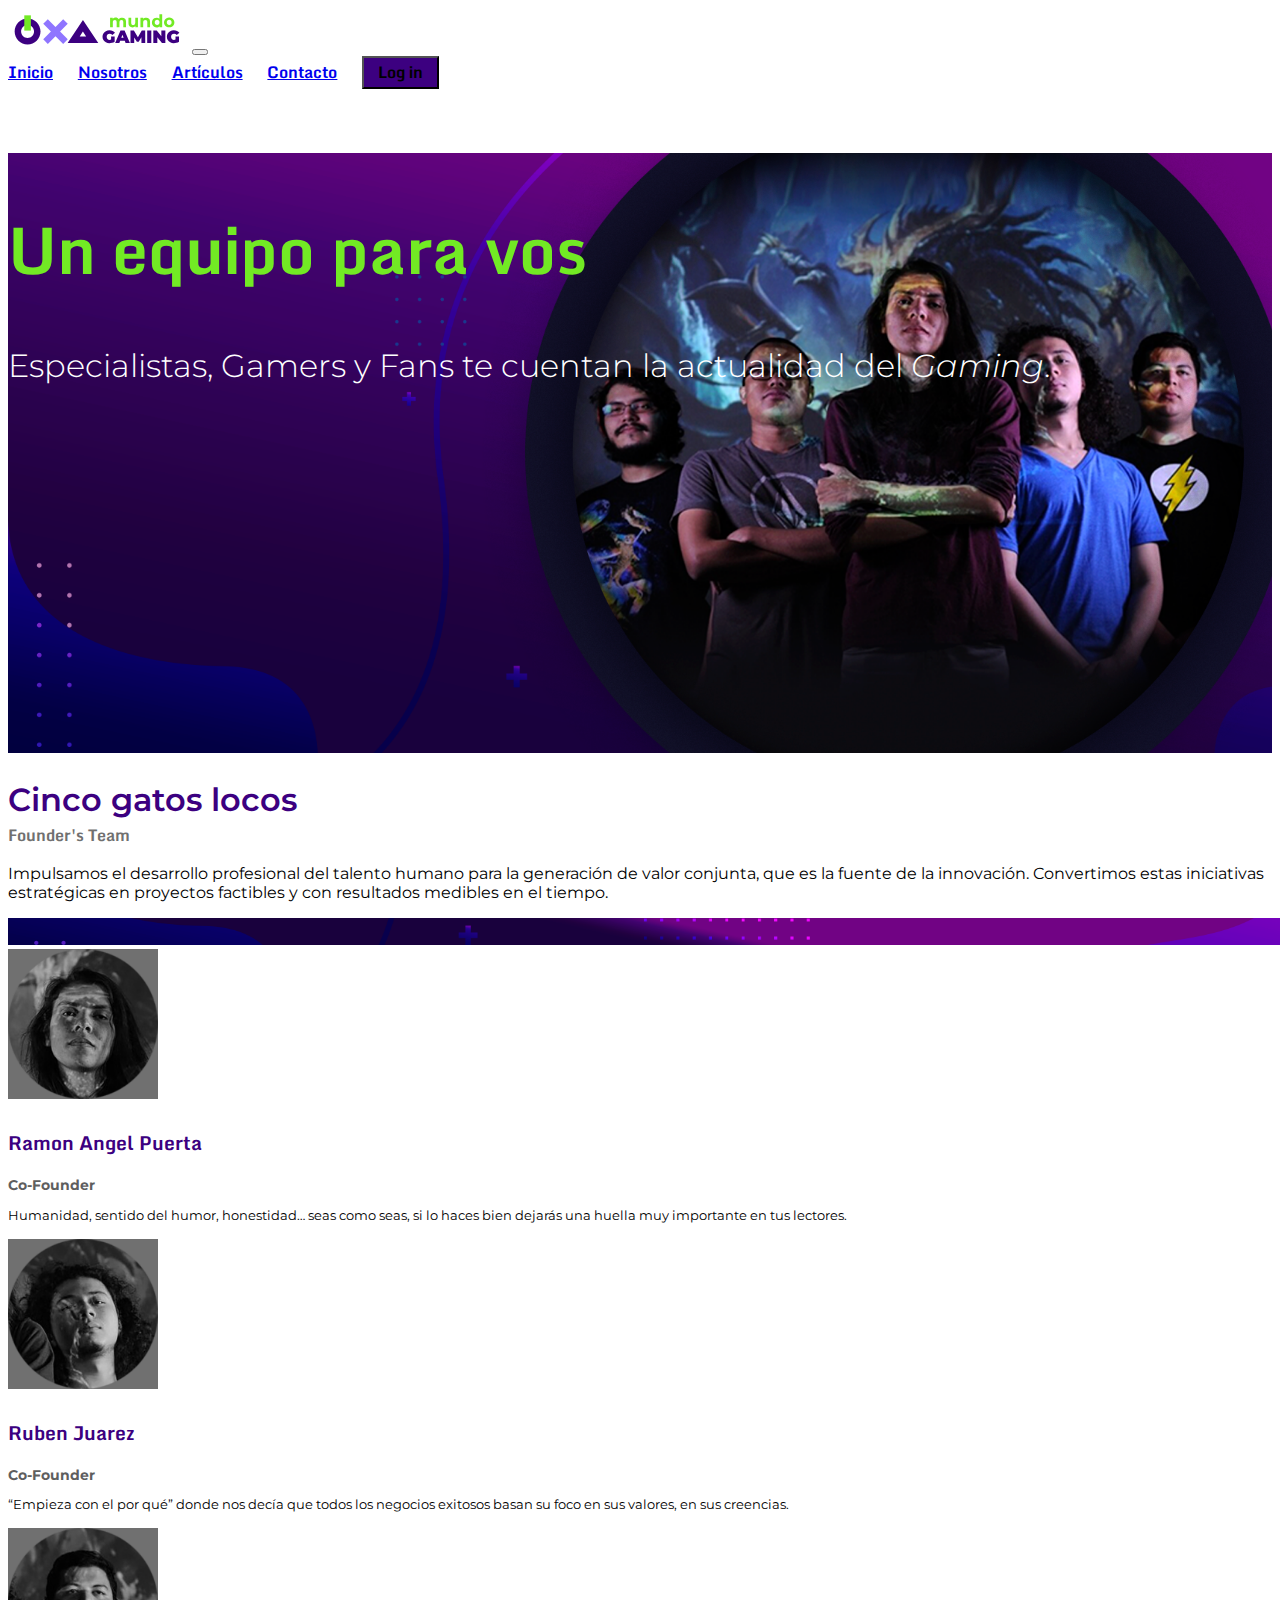
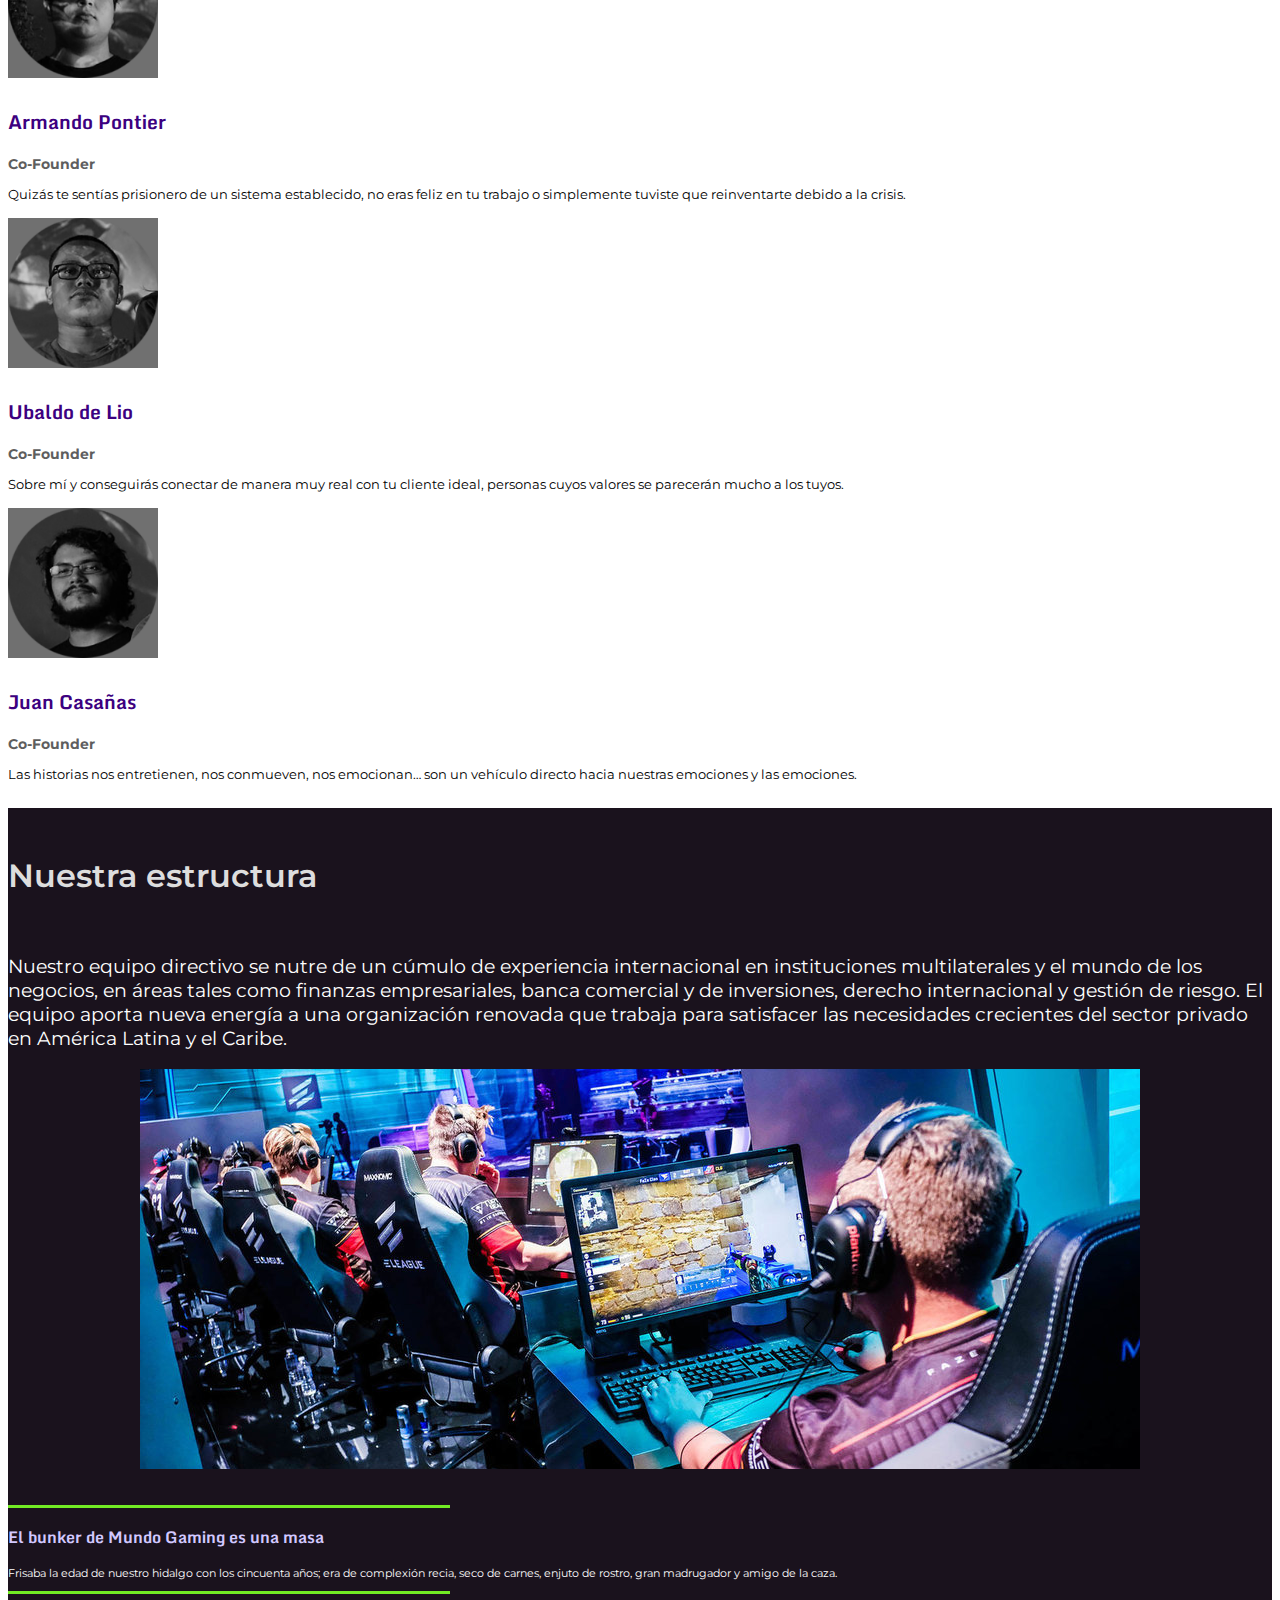
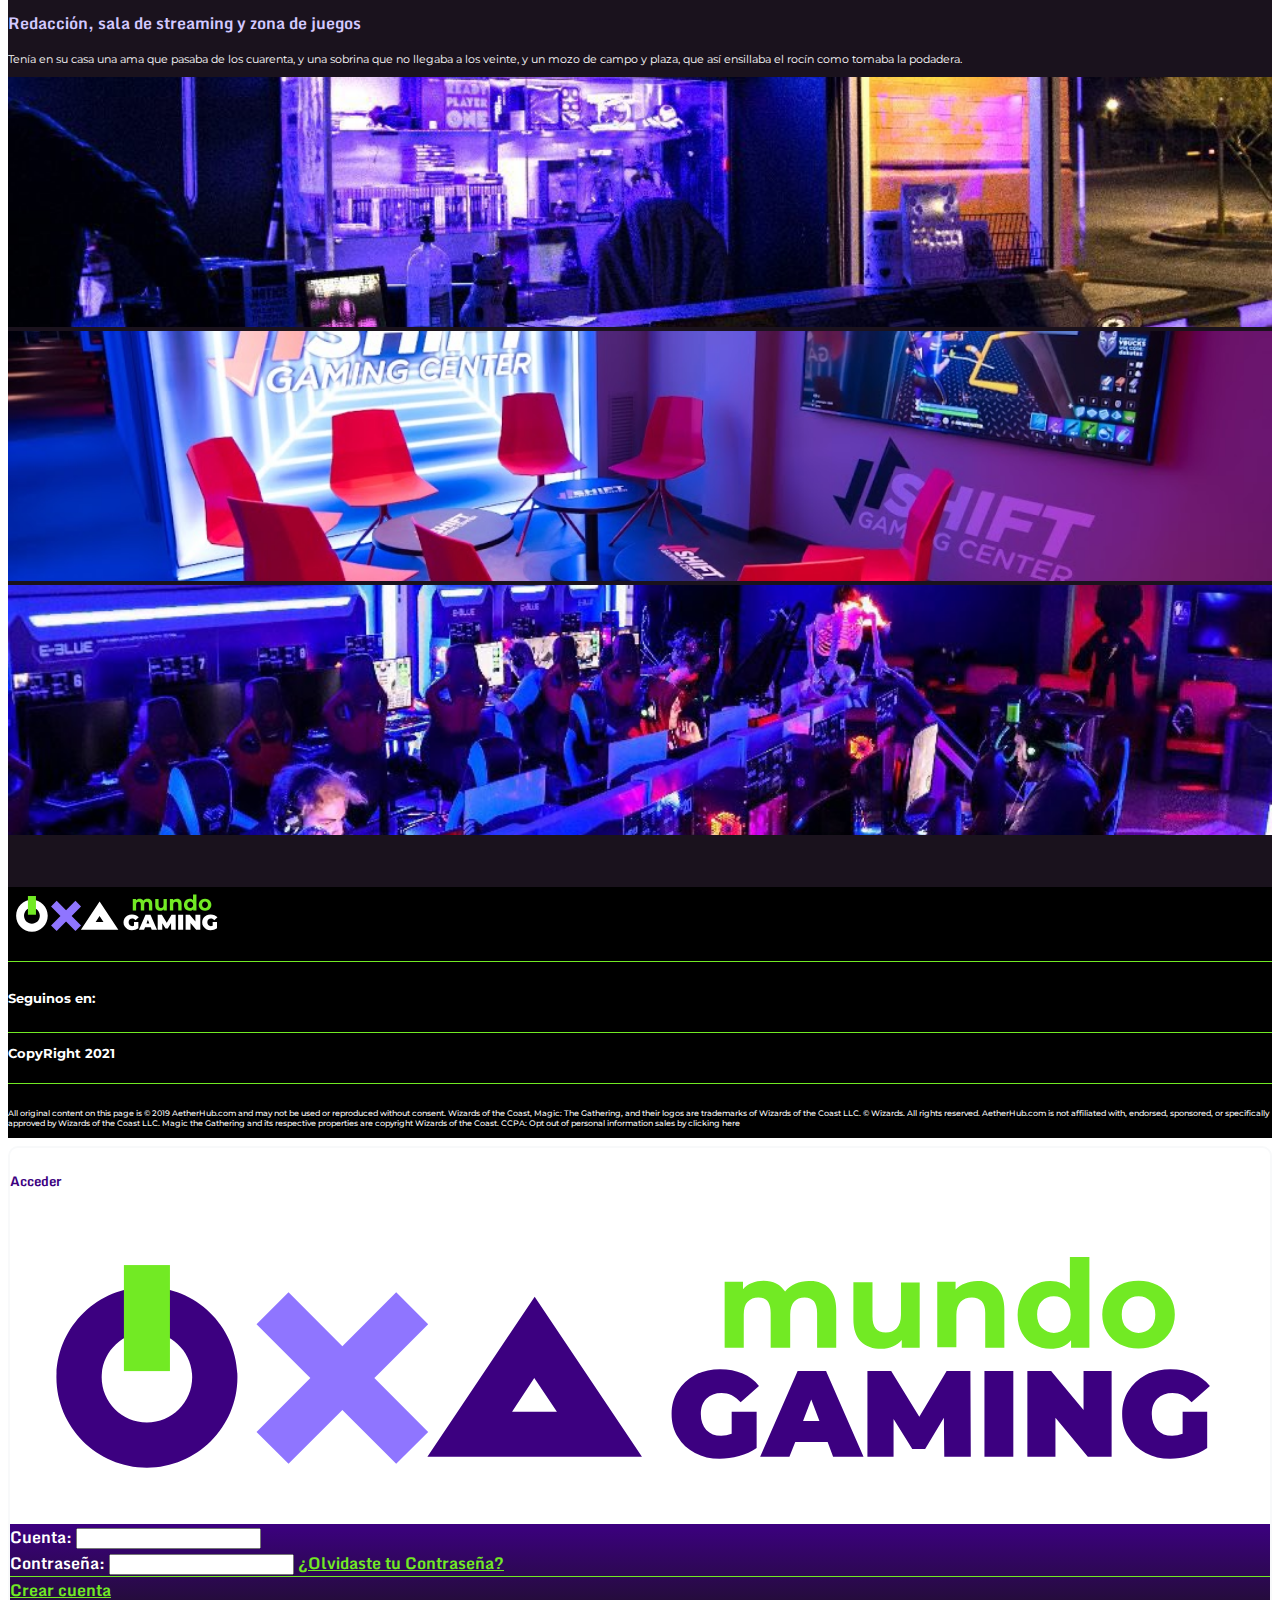
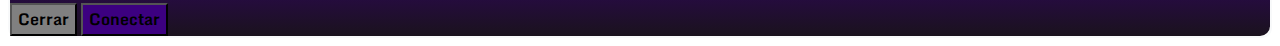
<file: nosotros.html>
<!doctype html>
<html lang="en">

<head>
    <!-- Required meta tags -->
    <meta charset="utf-8">
    <meta name="viewport" content="width=device-width, initial-scale=1">
    <link rel="shortcut icon" href="./img/fav-02.svg" type="image/x-icon">
    <!-- Bootstrap CSS -->
    <link href="https://cdn.jsdelivr.net/npm/bootstrap@5.0.0-beta1/dist/css/bootstrap.min.css" rel="stylesheet"
        integrity="sha384-giJF6kkoqNQ00vy+HMDP7azOuL0xtbfIcaT9wjKHr8RbDVddVHyTfAAsrekwKmP1" crossorigin="anonymous">
    <link
        href="https://fonts.googleapis.com/css2?family=Monda:wght@400;700&family=Montserrat:ital,wght@0,100;0,200;0,300;0,400;0,500;0,600;0,700;0,800;0,900;1,100;1,200;1,300;1,400;1,500;1,600;1,700;1,800;1,900&display=swap"
        rel="stylesheet">
    <link rel="stylesheet" href="https://pro.fontawesome.com/releases/v5.10.0/css/all.css"
        integrity="sha384-AYmEC3Yw5cVb3ZcuHtOA93w35dYTsvhLPVnYs9eStHfGJvOvKxVfELGroGkvsg+p" crossorigin="anonymous" />

    <link rel="stylesheet" href="./style.css">
    <link rel="stylesheet" href="./nosotros.css">
    <title>Mundo Gaming 2021</title>
</head>

<body>
    <!-- navigation -->
    <nav class="navbar navbar-expand-lg navbar-light bg-light fixed-top">
        <div class="container">
            <a class="navbar-brand" href="./index.html"><img class="logo-nav" src="./img/logo-01.svg" alt=""></a>
            <button class="navbar-toggler" type="button" data-bs-toggle="collapse" data-bs-target="#navbarNavAltMarkup"
                aria-controls="navbarNavAltMarkup" aria-expanded="false" aria-label="Toggle navigation">
                <span class="navbar-toggler-icon"></span>
            </button>
            <div class="collapse navbar-collapse justify-content-end" id="navbarNavAltMarkup">
                <div class="navbar-nav">
                    <a class="nav-link texto-nav" aria-current="page" href="./index.html">Inicio</a>
                    <a class="nav-link active texto-nav" aria-current="page" href="./nosotros.html">Nosotros</a>
                    <a class="nav-link texto-nav" href="./articulos.html">Artículos</a>
                    <a class="nav-link texto-nav" href="./contacto.html">Contacto</a>
                    <button type="button" class="btn btn-dark btn-sm texto-nav bg-button" data-bs-toggle="modal"
                    data-bs-target="#login" data-bs-whatever="@mdo">Log in</button>
                </div>
            </div>
        </div>
    </nav>

    <!-- contenido nosotros -->
   
    <!-- Encabezado -->
   
    <div class="container-fluid contenedor-nosotros" style="height: 600px;">
        <div class="container">
            <div class="row">
                <div class="col-sm-8 col-md-8 col-lg-4 pt-5">
                    <p class="texto-titulo-inicio">Un equipo para vos</p>
                    <p class="texto-bajada-inicio">Especialistas, Gamers y Fans te cuentan la actualidad del <i>Gaming</i>.</p>
                </div>
            </div>
        </div>
    </div>

    <!-- quienes somos -->

    <div class="container-fluid contenedor-quienes">
        <div class="container">
            <div class="row align-items-lg-center">
                <div class="col-md-12 col-xl-4 d-block">
                    <div class="row align-items-lg-baseline justify-content-lg-start">
                        <div class="col-lg-4 col-xl-12 titulo-quienes">Cinco gatos locos</div>
                        <div class="col-lg-8 col-xl-12 subtitulo-quienes">Founder's Team</div>
                    </div>
                </div>
                <div class="col-lg-12 col-xl-1"></div>
                <div class="col-lg-12 col-xl-7">
                    <p class="texto-quienes my-4 my-sm-4 my-md-4 my-lg-4 mt-xl-5 mb-xl-5">Impulsamos el desarrollo profesional del talento humano para la generación de valor conjunta, que es la fuente de la innovación. Convertimos estas iniciativas estratégicas en proyectos factibles y con resultados medibles en el tiempo.</p>
                </div>
                <div class="container">
                    <img src="./img/nosotros/nosotros-fajita.png" alt="" class="img-fluid fajita">
                </div>
            </div>
            
            <div class="row justify-content-between align-content-center">
                <div class="col-xl-2 my-5 pt-3">
                    <div class="div text-center align-content-center">
                        <img src="./img/nosotros/perfiles_0000_Capa-1.png" alt="" class=" img-cirular rounded-circle">
                        <p class="nombre-perfil">Ramon Angel Puerta</p>
                        <p class="cargo-perfil">Co-Founder</p>
                        <p class="descipcion-perfil">Humanidad, sentido del humor, honestidad… seas como seas, si lo haces bien dejarás una huella muy importante en tus lectores.</p>
                        <p><i class="redes-perfil fab fa-facebook-square px-2 icono-redes-footer"></i><i class="redes-perfil fab fa-twitter-square px-2 icono-redes-footer"></i><i class="redes-perfil fab fa-discord px-2 icono-redes-footer"></i></p>
                    </div>
                </div>
                <div class="col-xl-2 my-5 pt-3">
                    <div class="div text-center align-content-center">
                        <img src="./img/nosotros/perfiles_0001_Capa-2.png" alt="" class=" img-cirular rounded-circle">
                        <p class="nombre-perfil">Ruben Juarez</p>
                        <p class="cargo-perfil">Co-Founder</p>
                        <p class="descipcion-perfil">“Empieza con el por qué” donde nos decía que todos los negocios exitosos basan su foco en sus valores, en sus creencias. </p>
                        <p><i class="redes-perfil fab fa-facebook-square px-2 icono-redes-footer"></i><i class="redes-perfil fab fa-twitter-square px-2 icono-redes-footer"></i><i class="redes-perfil fab fa-discord px-2 icono-redes-footer"></i></p>
                    </div>
                </div>
                <div class="col-xl-2 my-5 pt-3">
                    <div class="div text-center align-content-center">
                        <img src="./img/nosotros/perfiles_0002_Capa-3.png" alt="" class=" img-cirular rounded-circle">
                        <p class="nombre-perfil">Armando Pontier</p>
                        <p class="cargo-perfil">Co-Founder</p>
                        <p class="descipcion-perfil">Quizás te sentías prisionero de un sistema establecido, no eras feliz en tu trabajo o simplemente tuviste que reinventarte debido a la crisis.</p>
                        <p><i class="redes-perfil fab fa-facebook-square px-2 icono-redes-footer"></i><i class="redes-perfil fab fa-twitter-square px-2 icono-redes-footer"></i><i class="redes-perfil fab fa-discord px-2 icono-redes-footer"></i></p>
                    </div>
                </div>
                <div class="col-xl-2 my-5 pt-3">
                    <div class="div text-center align-content-center">
                        <img src="./img/nosotros/perfiles_0003_Capa-4.png" alt="" class=" img-cirular rounded-circle">
                        <p class="nombre-perfil">Ubaldo de Lio</p>
                        <p class="cargo-perfil">Co-Founder</p>
                        <p class="descipcion-perfil">Sobre mí y conseguirás conectar de manera muy real con tu cliente ideal, personas cuyos valores se parecerán mucho a los tuyos.</p>
                        <p><i class="redes-perfil fab fa-facebook-square px-2 icono-redes-footer"></i><i class="redes-perfil fab fa-twitter-square px-2 icono-redes-footer"></i><i class="redes-perfil fab fa-discord px-2 icono-redes-footer"></i></p>
                    </div>
                </div>
                <div class="col-xl-2 my-5 pt-3">
                    <div class="div text-center align-content-center">
                        <img src="./img/nosotros/perfiles_0004_Capa-5.png" alt="" class=" img-cirular rounded-circle">
                        <p class="nombre-perfil">Juan Casañas</p>
                        <p class="cargo-perfil">Co-Founder</p>
                        <p class="descipcion-perfil">Las historias nos entretienen, nos conmueven, nos emocionan… son un vehículo directo hacia nuestras emociones y las emociones. </p>
                        <p><i class="redes-perfil fab fa-facebook-square px-2 icono-redes-footer"></i><i class="redes-perfil fab fa-twitter-square px-2 icono-redes-footer"></i><i class="redes-perfil fab fa-discord px-2 icono-redes-footer"></i></p>
                    </div>
                </div>
                
            </div>
        </div>
    </div>

        <!-- Nuestra estructura -->

        <div class="container-fluid contenedor-articulos">
            <div class="container">
                <div class="row align-items-end">
                    <div class="col-md-12 col-xl-5 texto-estructura">
                        <h2>Nuestra estructura</h2>
                        <p>Nuestro equipo directivo se nutre de un cúmulo de experiencia internacional en instituciones multilaterales y el mundo de los negocios, en áreas tales como finanzas empresariales, banca comercial y de inversiones, derecho internacional y gestión de riesgo. El equipo aporta nueva energía a una organización renovada que trabaja para satisfacer las necesidades crecientes del sector privado en América Latina y el Caribe.</p>
                    </div>
                    <div class="col-md-12 col-xl-1">
    
                    </div>
                    <div class=" mt-4 col-md-12 col-xl-4">
                        <img src="./recursos/img-post.jpg" alt="" class="cien">
                                            
                    </div>
                    <div class="ml-4 col-md-12 col-xl-2">
                        <div class="span-bajada"></div>
                        <p class="titulo-bajada-nosotros">El bunker de Mundo Gaming es una masa</p>
                        <p class="bajada-foto-nosotros">Frisaba la edad de nuestro hidalgo con los cincuenta años; era de complexión recia, seco de carnes, enjuto de rostro, gran madrugador y amigo de la caza.</p>
                    </div>
                </div>
                <div class="row mt-5">
                    <div class="pt-md-5 col-md-12 col-lg-3 col-xl-2 order-xl-0 order-lg-0 order-md-5 order-sm-5">
                        <div class="span-bajada-2"></div>
                        <p class="titulo-bajada-nosotros">Redacción, sala de streaming y zona de juegos</p>
                        <p class="bajada-foto-nosotros">Tenía en su casa una ama que pasaba de los cuarenta, y una sobrina que no llegaba a los veinte, y un mozo de campo y plaza, que así ensillaba el rocín como tomaba la podadera.</p>
                    </div>
                    <div class="col-lg-1 col-12">
    
                    </div>
                    <div class="col-xl-3 col-lg-4 pb-lg-4">
                        <img src="./img/nosotros/sala3.jpg" alt="" class="imagen-chica-sala img-overlay">
                    </div>
                    <div class="col-xl-3 col-lg-4 pb-lg-4">
                        <img src="./img/nosotros/sala1.jpg" alt="" class="imagen-chica-sala img-overlay">
                    </div>
                    <div class="col-xl-3 col-lg-12 pb-lg-4">
                        <img src="./img/nosotros/sala2.jpg" alt="" class="imagen-chica-sala img-overlay">
                    </div>
                </div>
            </div>
        </div>

    <!-- footer -->

    <div class="container-fluid contenedor-footer">
        <div class="container ">
            <div class="row align-items-center justify-content-center align-items-lg-baseline">
                <div class="col-lg-3 text-lg-end text-md-center text-sm-center text-center mb-md-4 mb-sm-4 mb-4 mt-3 borde-botton-verde">
                    <img src="./img/logo-w-01.svg" alt="" style="width: 220px; padding-bottom: 1rem;">
                </div>
                <div class="col-lg-6 text-center mb-md-4 mb-sm-4 mt-4 borde-botton-verde">
                    <p class="copy-footer">Seguinos en: <i class="fab fa-facebook-square px-2 icono-redes-footer"></i><i
                            class="fab fa-twitter-square px-2 icono-redes-footer"></i><i class="fab fa-discord px-2 icono-redes-footer"></i></p>
                </div>
                <div class="col-lg-3 a justify-content-lg-end text-sm-center text-center mb-md-4 mb-sm-4 mt-4 borde-botton-verde">
                    <p class="copy-footer">CopyRight 2021</p>
                </div>
                <div class="col-lg-12"><p class="registro-footer mb-sm-4">All original content on this page is © 2019 AetherHub.com and may not be used or reproduced without consent. Wizards of the Coast, Magic: The Gathering, and their logos are trademarks of Wizards of the Coast LLC. © Wizards. All rights reserved. AetherHub.com is not affiliated with, endorsed, sponsored, or specifically approved by Wizards of the Coast LLC. Magic the Gathering and its respective properties are copyright Wizards of the Coast. CCPA: Opt out of personal information sales by clicking here</p></div>
            </div>
        </div>
    </div>
    <div class="modal fade" id="login" tabindex="-1" aria-labelledby="exampleModalLabel" aria-hidden="true">
        <div class="modal-dialog">
            <div class="modal-content login">
                <div class="modal-header bg-light">
                    <h5 class="modal-title monda-morado bordes-top" id="exampleModalLabel">Acceder</h5>
                    <img class="w-25" src="./img/logo-01.svg" alt="Logo-gaming">
                </div>
                <div class="modal-body contenedor-modal bordes-bot">
                    <form>
                        <div class="borde-botton-verde">
                            <div class="mb-3">
                                <label for="recipient-name" class="col-form-label copy-footer">Cuenta:</label>
                                <input type="email" required class="form-control" id="recipient-name">
                            </div>
                            <div class="mb-3">
                                <label for="message-text" class="col-form-label copy-footer">Contraseña:</label>
                                <input type="password" required class="form-control" id="recipient-name">
                                <a class="link-reg estilo-comparti d-flex justify-content-end" href="./registrarse.html">¿Olvidaste tu Contraseña?</a>
                            </div>
                        </div>
                        <div class="modal-footer d-flex justify-content-between">
                            <div>
                                <a class="link-reg estilo-comparti" href="./registrarse.html">Crear cuenta</a>
                            </div>
                            <div>
                                <button type="button" class="btn btn-dark btn-sm btn-gris"
                                    data-bs-dismiss="modal">Cerrar</button>
                                <button type="submit" class="btn btn-dark btn-sm btn-morado">Conectar</button>
                            </div>
                        </div>
                    </form>
                </div>
            </div>
        </div>
    </div> 
    <script src="https://cdn.jsdelivr.net/npm/bootstrap@5.0.0-beta1/dist/js/bootstrap.bundle.min.js"
        integrity="sha384-ygbV9kiqUc6oa4msXn9868pTtWMgiQaeYH7/t7LECLbyPA2x65Kgf80OJFdroafW"
        crossorigin="anonymous"></script>
</body>

</html>
</file>
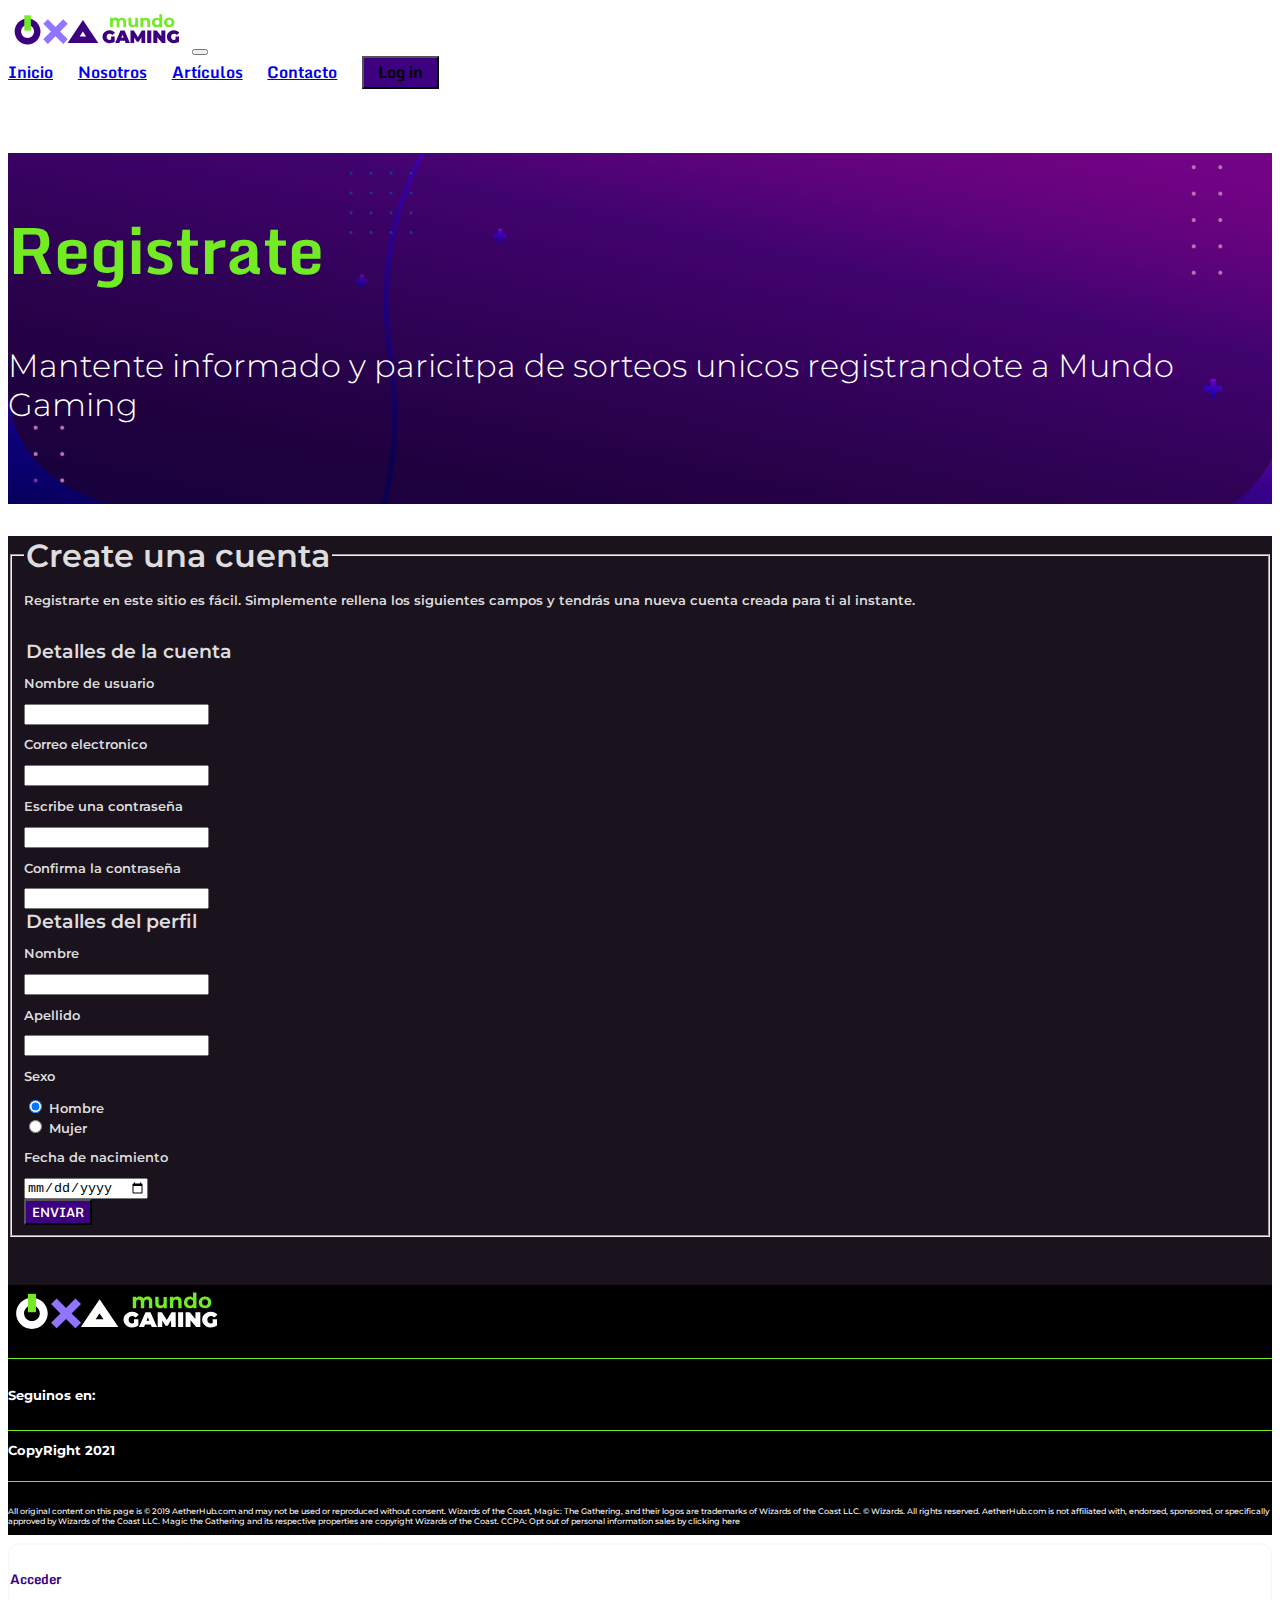
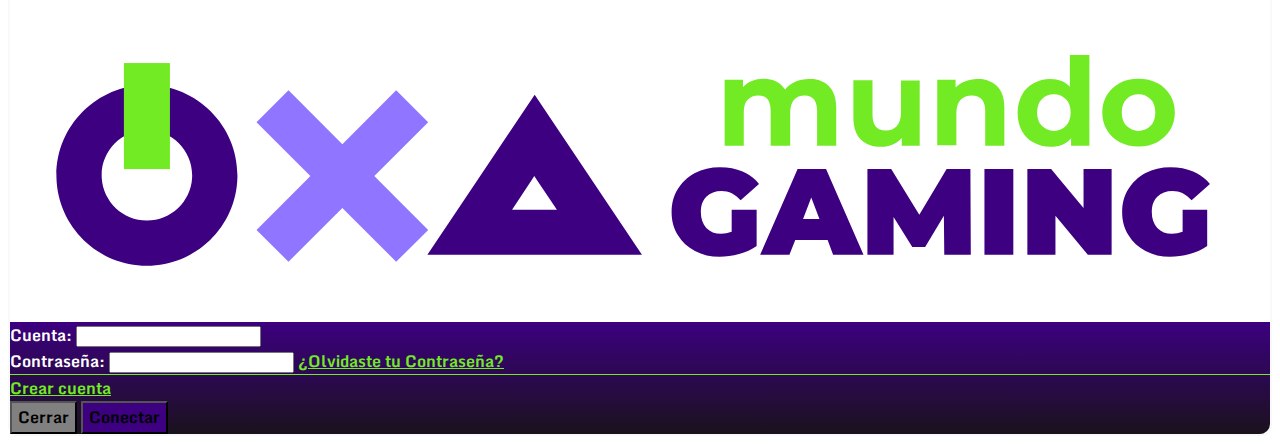
<file: registrarse.html>
<!doctype html>
<html lang="en">

<head>
    <!-- Required meta tags -->
    <meta charset="utf-8">
    <meta name="viewport" content="width=device-width, initial-scale=1">
    <link rel="shortcut icon" href="./img/fav-02.svg" type="image/x-icon">
    <!-- Bootstrap CSS -->
    <link href="https://cdn.jsdelivr.net/npm/bootstrap@5.0.0-beta1/dist/css/bootstrap.min.css" rel="stylesheet"
        integrity="sha384-giJF6kkoqNQ00vy+HMDP7azOuL0xtbfIcaT9wjKHr8RbDVddVHyTfAAsrekwKmP1" crossorigin="anonymous">
    <link
        href="https://fonts.googleapis.com/css2?family=Monda:wght@400;700&family=Montserrat:ital,wght@0,100;0,200;0,300;0,400;0,500;0,600;0,700;0,800;0,900;1,100;1,200;1,300;1,400;1,500;1,600;1,700;1,800;1,900&display=swap"
        rel="stylesheet">
    <link rel="stylesheet" href="https://pro.fontawesome.com/releases/v5.10.0/css/all.css"
        integrity="sha384-AYmEC3Yw5cVb3ZcuHtOA93w35dYTsvhLPVnYs9eStHfGJvOvKxVfELGroGkvsg+p" crossorigin="anonymous" />

    <link rel="stylesheet" href="style.css">
    <link rel="stylesheet" href="./contacto.css">

    <title>Mundo Gaming 2021</title>
</head>

<body>
    <!-- navigation -->
    <nav class="navbar navbar-expand-lg navbar-light bg-light fixed-top">
        <div class="container">
            <a class="navbar-brand" href="./index.html"><img class="logo-nav" src="./img/logo-01.svg" alt=""></a>
            <button class="navbar-toggler" type="button" data-bs-toggle="collapse" data-bs-target="#navbarNavAltMarkup"
                aria-controls="navbarNavAltMarkup" aria-expanded="false" aria-label="Toggle navigation">
                <span class="navbar-toggler-icon"></span>
            </button>
            <div class="collapse navbar-collapse justify-content-end" id="navbarNavAltMarkup">
                <div class="navbar-nav">
                    <a class="nav-link active texto-nav" aria-current="page" href="./index.html">Inicio</a>
                    <a class="nav-link texto-nav" href="./nosotros.html">Nosotros</a>
                    <a class="nav-link texto-nav" href="./articulos.html">Artículos</a>
                    <a class="nav-link texto-nav" href="./contacto.html">Contacto</a>
                    <button type="button" class="btn btn-dark btn-sm texto-nav bg-button" data-bs-toggle="modal"
                        data-bs-target="#login" data-bs-whatever="@mdo">Log in</button>
                </div>
            </div>
        </div>
    </nav>

    <!-- Imagen principal -->
    <div class="contenedor-reg">
        <div class="container">
            <div class="row">
                <div class="col-sm-8 col-md-8 col-lg-6 pt-5">
                    <p class="texto-titulo-inicio">Registrate</p>
                    <p class="texto-bajada-inicio">Mantente informado y paricitpa de sorteos unicos registrandote a
                        Mundo Gaming</p>
                </div>
            </div>
        </div>
    </div>


    <!-- contenido articulo -->
    <section class="contenedor-articulos py-5" id="contacto">
        <div class="container">
            <div class="col-10 m-auto">
                <div class="well well-sm text-center">
                    <form class="form-horizontal" method="post">
                        <fieldset>
                            <legend class="text-start titulo-reg header">Create una cuenta</legend>
                            <h3 class="text-start texto-reg header">Registrarte en este sitio es fácil. Simplemente
                                rellena los siguientes campos y tendrás una nueva cuenta creada para ti al instante.
                            </h3>
                            <br>
                            <div class="row">
                                <div class="col-lg-6 col-12">
                                    <legend class="text-start subtitulo-reg header">Detalles de la cuenta</legend>
                                    <h3 class="text-start texto-reg header">Nombre de usuario
                                    </h3>
                                    <div class="form-group pb-4">
                                        <div class="col-md-10">
                                            <input name="name" required type="text" class="form-control ">
                                        </div>
                                    </div>
                                    <h3 class="text-start texto-reg header">Correo electronico
                                    </h3>
                                    <div class="form-group pb-4">
                                        <div class="col-md-10">
                                            <input name="name" required type="email" class="form-control ">
                                        </div>
                                    </div>
                                    <h3 class="text-start texto-reg header">Escribe una contraseña
                                    </h3>
                                    <div class="form-group pb-4">
                                        <div class="col-md-10">
                                            <input name="email" required type="password" class="form-control ">
                                        </div>
                                    </div>
                                    <h3 class="text-start texto-reg header">Confirma la contraseña
                                    </h3>
                                    <div class="form-group pb-4">
                                        <div class="col-md-10">
                                            <input name="email" required type="password" class="form-control">
                                        </div>
                                    </div>
                                </div>
                                <div class="col-lg-6 col-12">
                                    <legend class="text-start subtitulo-reg header">Detalles del perfil</legend>
                                    <h3 class="text-start texto-reg header">Nombre
                                    </h3>
                                    <div class="form-group pb-4">
                                        <div class="col-md-10">
                                            <input name="email" type="text" required class="form-control">
                                        </div>
                                    </div>
                                    <h3 class="text-start texto-reg header">Apellido
                                    </h3>
                                    <div class="form-group pb-4">
                                        <div class="col-md-10">
                                            <input name="email" type="text" required class="form-control">
                                        </div>
                                    </div>
                                    <div class="d-flex justify-content-start flex-wrap">
                                        <div class="me-5">
                                            <h3 class="text-start texto-reg header">Sexo
                                            </h3>
                                            <div class="form-check">
                                                <input class="form-check-input" type="radio" name="flexRadioDefault"
                                                    id="flexRadioDefault2" checked>
                                                <label
                                                    class="form-check-label text-start texto-reg header d-flex w-auto"
                                                    for="flexRadioDefault2">
                                                    Hombre
                                                </label>
                                            </div>
                                            <div class="form-check">
                                                <input class="form-check-input" type="radio" name="flexRadioDefault"
                                                    id="flexRadioDefault1">
                                                <label
                                                    class="form-check-label text-start texto-reg header d-flex w-auto"
                                                    for="flexRadioDefault1">
                                                    Mujer
                                                </label>
                                            </div>
                                        </div>
                                        <div>
                                            <h3 class="text-start texto-reg header">Fecha de nacimiento
                                            </h3>
                                            <input class="form-control " type="date">
                                        </div>
                                    </div>
                                </div>
                            </div>
                            <div class="form-group">
                                <div class="py-3 col-md-10 text-start">
                                    <button type="submit" class="btn boton-contacto btn-lg">ENVIAR</button>
                                </div>
                            </div>
                        </fieldset>
                    </form>
                </div>
            </div>
        </div>
    </section>

    <!-- footer -->

    <div class="container-fluid contenedor-footer">
        <div class="container ">
            <div class="row align-items-center justify-content-center align-items-lg-baseline">
                <div
                    class="col-lg-3 text-lg-end text-md-center text-sm-center text-center mb-md-4 mb-sm-4 mb-4 mt-3 borde-botton-verde">
                    <img src="./img/logo-w-01.svg" alt="" style="width: 220px; padding-bottom: 1rem;">
                </div>
                <div class="col-lg-6 text-center mb-md-4 mb-sm-4 mt-4 borde-botton-verde">
                    <p class="copy-footer">Seguinos en: <i class="fab fa-facebook-square px-2 icono-redes-footer"></i><i
                            class="fab fa-twitter-square px-2 icono-redes-footer"></i><i
                            class="fab fa-discord px-2 icono-redes-footer"></i></p>
                </div>
                <div
                    class="col-lg-3 a justify-content-lg-end text-sm-center text-center mb-md-4 mb-sm-4 mt-4 borde-botton-verde">
                    <p class="copy-footer">CopyRight 2021</p>
                </div>
                <div class="col-lg-12">
                    <p class="registro-footer mb-sm-4">All original content on this page is © 2019 AetherHub.com and may
                        not be used or reproduced without consent. Wizards of the Coast, Magic: The Gathering, and their
                        logos are trademarks of Wizards of the Coast LLC. © Wizards. All rights reserved. AetherHub.com
                        is not affiliated with, endorsed, sponsored, or specifically approved by Wizards of the Coast
                        LLC. Magic the Gathering and its respective properties are copyright Wizards of the Coast. CCPA:
                        Opt out of personal information sales by clicking here</p>
                </div>
            </div>
        </div>
    </div>

    <script src="https://cdn.jsdelivr.net/npm/bootstrap@5.0.0-beta1/dist/js/bootstrap.bundle.min.js"
        integrity="sha384-ygbV9kiqUc6oa4msXn9868pTtWMgiQaeYH7/t7LECLbyPA2x65Kgf80OJFdroafW"
        crossorigin="anonymous"></script>
</body>
<div class="modal fade" id="login" tabindex="-1" aria-labelledby="exampleModalLabel" aria-hidden="true">
    <div class="modal-dialog">
        <div class="modal-content login">
            <div class="modal-header bg-light">
                <h5 class="modal-title monda-morado bordes-top" id="exampleModalLabel">Acceder</h5>
                <img class="w-25" src="./img/logo-01.svg" alt="Logo-gaming">
            </div>
            <div class="modal-body contenedor-modal bordes-bot">
                <form>
                    <div class="borde-botton-verde">
                        <div class="mb-3">
                            <label for="recipient-name" class="col-form-label copy-footer">Cuenta:</label>
                            <input type="email" required class="form-control" id="recipient-name">
                        </div>
                        <div class="mb-3">
                            <label for="message-text" class="col-form-label copy-footer">Contraseña:</label>
                            <input type="password" required class="form-control" id="recipient-name">
                            <a class="link-reg estilo-comparti d-flex justify-content-end" href="./registrarse.html">¿Olvidaste tu Contraseña?</a>
                        </div>
                    </div>
                    <div class="modal-footer d-flex justify-content-between">
                        <div>
                            <a class="link-reg estilo-comparti" href="./registrarse.html">Crear cuenta</a>
                        </div>
                        <div>
                            <button type="button" class="btn btn-dark btn-sm btn-gris"
                                data-bs-dismiss="modal">Cerrar</button>
                            <button type="submit" class="btn btn-dark btn-sm btn-morado">Conectar</button>
                        </div>
                    </div>
                </form>
            </div>
        </div>
    </div>
</div>

</html>
</file>
<file: style.css>
.logo-nav {
    width: 180px;
}

.texto-nav {
    font-family: 'Monda', sans-serif;
    font-size: 1rem;
    font-weight: 700;
    margin-right: 1.3rem;
}

.bg-button {
    background-color: #3c0080;
    width: 77px;
    height: 25px;
    padding-bottom: 28px;
}

.contenedor-inicio {
    margin-top: 4rem;
    /* height: 600px; */
    background-image: url(./img/fondo-inicio.png);
    background-repeat: no-repeat;
    background-size: cover;
    background-position: center;
    position: relative;
}

.texto-titulo-inicio {
    font-family: 'Monda', sans-serif;
    font-size: 4rem;
    font-weight: 700;
    line-height: 65px;
    color: #72ea24;
    text-align: left;
    padding-top: 4rem;
}

.texto-bajada-inicio {
    font-family: 'Montserrat', sans-serif;
    font-size: 2rem;
    font-weight: 300;
    color: white;
    padding-bottom: 5rem;
}

.contenedor-articulos {
    background-color: rgb(26, 18, 29);
    padding-bottom: 3rem;
}

.etiqueta-nota {
    font-family: 'Monda', sans-serif;
    font-size: 0.6rem;
    font-weight: 700;
    color: #f8f9fa;
    background-color: #3c0080;
}

.etiqueta-nota:hover {
    font-family: 'Monda', sans-serif;
    font-size: 0.6rem;
    font-weight: 700;
    color: #3c0080;
    background-color: #f8f9fa;
}

h2 {
    font-family: 'Montserrat', sans-serif;
    font-size: 2rem;
    font-weight: 600;
    text-align: left;
    color: rgb(221, 221, 221);
    padding-top: 3rem;
    padding-bottom: 2rem;
}

.titulo-articulo-inicio {
    color: #8f75ff;
    font-family: 'Monda', sans-serif;
    font-size: 1.7rem;
    font-weight: 600;
}

.titulo-articulo-inicio:hover {
    text-decoration: none;
    color: #d2c8ff;
}

.texto-articulo-inicio {
    font-family: 'Montserrat', sans-serif;
    font-size: 1rem;
    font-weight: 400;
    color: white;
}

.img-overlay:hover {
    background-color: rgba(255, 255, 255, 0.877);
    opacity: 0.41;
    transition: ease-in 0.16s;
}

.enlace-nota-articulo {
    text-decoration: none;
}

.enlace-articulo {
    color: #72ea24;
    text-decoration: none;
    cursor: pointer;
}

.enlace-articulo:hover {
    color: #d2c8ff;
    text-decoration: none;
    cursor: pointer;
}

.estilo-comparti {
    color: #72ea24;

}

.boton-todos-articulos {
    font-family: 'Montserrat', sans-serif;
    font-size: 0.8rem;
    font-weight: 600;
    color: white;
    background-color: #3c0080;
    width: 200px;
    height: 25px;
    padding-bottom: 25px;
    position: absolute;
}

.boton-todos-articulos:hover {
    font-family: 'Montserrat', sans-serif;
    font-size: 0.8rem;
    font-weight: 600;
    color: #ffffff;
    background-color: #777777;
    width: 200px;
    height: 25px;
    padding-bottom: 25px;
    position: absolute;
}

hr.hr-articulos {
    margin-top: 1.5rem;
    margin-bottom: 1.5rem;
    border: 1px solid #72ea24;
    width: 100%;
}

.contenedor-subscribite {
    background-color: #433b49;
    padding-bottom: 1.5rem;
}

.titulo-mailing {
    font-family: 'Montserrat', sans-serif;
    font-size: 2rem;
    font-weight: 600;
    text-align: left;
    color: rgb(221, 221, 221);
    padding-top: 3rem;
}

.subtitulo-mailing {
    font-family: 'Montserrat', sans-serif;
    font-size: 1rem;
    font-weight: 400;
    color: white;
    margin-bottom: 2rem;
}

.label-formulario {
    font-family: 'Monda', sans-serif;
    font-size: 0.9rem;
    font-weight: 500;
    color: rgb(221, 221, 221);
}

.input-formulario {
    background-color: #716779;
    border: 0;
    width: 85%;
}

.input-formulario::placeholder {
    color: #f8f9fa;
    font-style: italic;
}

.input-formulario:focus::placeholder {
    color: #716779;
    font-style: italic;
}

.boton-formulario {
    font-family: 'Monda', sans-serif;
    font-size: 0.8rem;
    font-weight: 600;
    color: white;
    background-color: #3c0080;
}

.boton-formulario:hover {
    font-family: 'Monda', sans-serif;
    font-size: 0.8rem;
    font-weight: 600;
    color: white;
    background-color: #777777;
}



.contenedor-footer {
    background-color: black;
}

.redes-footer {
    font-family: 'Montserrat', sans-serif;
    font-size: 1rem;
    font-weight: 400;
    color: white;
}

.copy-footer {
    font-family: 'Montserrat', sans-serif;
    font-size: 0.8rem;
    font-weight: 700;
    color: white;
    padding-bottom: .6rem;
}

.icono-redes-footer {
    font-size: 1.8rem;
    color: rgb(221, 221, 221);
}

.icono-redes-footer:hover {
    color: #777777;
}

.borde-botton-verde {
    border-bottom: #72ea24;
    border-bottom-style: solid;
    border-width: 1.3px;
}

.registro-footer {
    font-family: 'Montserrat', sans-serif;
    font-size: 0.5rem;
    font-weight: 500;
    color: white;
    padding-bottom: .6rem;
    padding-top: 1rem;
}

.link-reg{
    font-family: 'Monda', sans-serif;
    font-weight: 700;
}

.btn-morado{
    font-family: 'Monda', sans-serif;
    font-size: 1rem;
    font-weight: 700;
    background-color: #3c0080;
    height: 25px;
    padding-bottom: 28px;
}

.btn-gris{
    font-family: 'Monda', sans-serif;
    font-size: 1rem;
    font-weight: 700;
    background-color: grey;
    height: 25px;
    padding-bottom: 28px;
}

.contenedor-chico{
    background-image: url(./img/fondo-chico.png) ;
}

form .modal-footer{
    padding-left: 0;
    padding-right: 0;
    padding-bottom: 0;
    border-top: 0;
}
.monda-morado{
    font-family: 'Monda', sans-serif;
    color: #3c0080;
}

form .copy-footer{
    font-family: 'Monda', sans-serif;
    font-size: 1rem;
    font-weight: 700;
}

.modal-header{
    border-bottom: 0;
}

.contenedor-modal{
background: linear-gradient(180deg, #3c0080 0%, rgb(26 18 29) 100%);
}

.login{
    border-style: solid;
    border-color: #f8f9fa;
    border-radius: 10px;
    border-width: 2px;
}

.login .modal-header{
    border-top-left-radius: 10px;
    border-top-right-radius: 10px;
}
.login .modal-body{
    border-bottom-left-radius: 10px;
    border-bottom-right-radius: 10px;
}

.contenedor-reg {
    margin-top: 4rem;
    /* height: 600px; */
    background-image: url(./img/bg-login.png);
    background-repeat: no-repeat;
    background-size: cover;
    background-position: center;
    position: relative;
}

.titulo-reg{
    font-family: 'Montserrat', sans-serif;
    font-size: 2rem;
    font-weight: 600;
    color: rgb(221, 221, 221);
}
.subtitulo-reg{
    font-family: 'Montserrat', sans-serif;
    font-size: 1.2rem;
    font-weight: 600;
    color: rgb(221, 221, 221);
    margin-right: 5px;
}


.texto-reg{
    font-family: 'Montserrat', sans-serif;
    font-size: 0.8rem;
    font-weight: 600;
    color: rgb(221, 221, 221);
}
</file>
<file: articulo.css>
.contenedor-img-articulo {
    margin-top: 4rem;
    height: 500px;
    background-repeat: no-repeat;
    background-size: cover;
    background-position: center;
    position: relative;
}

.titulo-articulo {
    font-family: 'Monda', sans-serif;
    font-size: 2.5rem;
    font-weight: 700;
    line-height: 50px;
    color: #282230;
    text-align: left;
    padding-top: 0.5rem;
    
}

.texto-autor-articulo {
    font-family: 'Montserrat', sans-serif;
    font-size: 0.75rem;
    font-weight: 600;
    color: rgb(111, 107, 119);
}

.cuerpo-texto-articulo {
    font-family: 'Montserrat', sans-serif;
    font-size: 1rem;
    font-weight: 400;
    color: rgb(97, 97, 97);
}

.destacado-articulo {
    font-family: 'Montserrat', sans-serif;
    font-size: 1.7rem;
    font-weight: 600;
    color: rgb(88, 28, 128);
    font-style: italic;
}

.contenedor-destacado {
    width: 75%;
    border-top: 4px solid #c7c7c7;
    border-bottom: 2px solid  #c7c7c7;
}

.texto-lateral-articulo {
    font-family: 'Montserrat', sans-serif;
    font-size: 0.65rem;
    font-weight: 400;
    color: rgb(56, 56, 56);
}

.titulo-lateral-artitulo {
    font-family: 'Montserrat', sans-serif;
    font-size: 0.7rem;
    font-weight: 700;
    color: rgb(97, 97, 97);
}

.contenedor-video {
    background-color: rgb(26, 18, 29);
}

.contenedor-iframe {
    position: relative;
    overflow: hidden;
    width: 100%;
    padding-top: 56.25%;
}

.responsive-iframe {
    position: absolute;
    top: 0;
    left: 0;
    bottom: 0;
    right: 0;
    width: 100%;
    height: 100%;
}

.icono-comparti {
    font-size: 1.2rem;
    color: rgb(97, 97, 97);
}

/* IMAGENES PRINCIPAL EN CADA ARTICULO */

.articulo-nintendo{
    background-image: url(./img/articulo/img-articulo1.jpg);
}

.articulo-zelda{
    background-image: url(./img/articulo/the_legend_of_zelda_breath_of_the_wild_2.jpg);
}

.articulo-motogp{
    background-image: url(./img/articulo/MotoGP.jpg);
}

.articulo-rustler{
    background-image: url(./img/articulo/Rustler.png);
}

.articulo-stubbs{
    background-image: url(./img/articulo/Stubbs.jpg);
}

.articulo-supermario{
    background-image: url(./img/articulo/Supermario.png);
}

/* BG PARA LOS ARTICULOS */

.bg-oscuro{
    background: rgb(26, 18, 29);
}

.bg-blanco{
    background: white;
}
</file>
<file: seccionarticulos.css>
.contenedor-img-articulo {
    margin-top: 4rem;
    height: 150px;
    background-repeat: no-repeat;
    background-size: cover;
    background-position: center;
    position: relative;
}

.imagen-publicidad{
    background-image: url(./img/articulo/publicidad\ ejemplo.png);
}

.bg-seccion{
    background: rgb(26, 18, 29);;
}

.hr-vertical{
    margin: 0.5rem;
    
    border-left: 1px solid #72ea24;
}

.bg-tabla{
    background: white;
}

.tabla-texto-titulo {
    font-family: 'Montserrat', sans-serif;
    font-size: 2rem;
    font-weight: 600;
    text-align: left;
    color: rgb(126, 126, 126);
    padding-top: 3rem;
    
}

.tabla-titulo {
    color: #3c0080;
    font-family: 'Monda', sans-serif;
    font-size: 1.4rem;
    font-weight: 700;
}

.tabla-titulo:hover {
    text-decoration: none;
    color: #7c4596;
}

.texto-articulo-tabla {
    font-family: 'Montserrat', sans-serif;
    font-size: 0.8rem;
    font-weight: 400;
    color: rgb(0, 0, 0);
}
</file>
<file: contacto.css>
.contenedor-inicio {
    margin-top: 4rem;
    /* height: 600px; */
    background-image: url(./img/fondo-inicio.png);
    background-repeat: no-repeat;
    background-size: cover;
    background-position: center;
    position: relative;
}

.contenedor-articulos {
    background-color: rgb(26, 18, 29);
    padding-bottom: 3rem;
}


.titulo-contacto {
    font-family: 'Montserrat', sans-serif;
    font-size: 2rem;
    font-weight: 600;
    color: rgb(221, 221, 221);
}

.boton-contacto {
    font-family: 'Monda', sans-serif;
    font-size: 0.8rem;
    font-weight: 600;
    color: white;
    background-color: #3c0080;
}
    
.boton-contacto:hover {
    font-family: 'Monda', sans-serif;
    font-size: 0.8rem;
    font-weight: 600;
    color: white;
    background-color: #777777;
}
</file>
<file: nosotros.css>
.contenedor-nosotros {
    margin-top: 4rem;

    /* height: 600px; */
    background-image: url(./img/nosotros/nosotros.png);
    background-repeat: no-repeat;
    background-size: cover;
    background-position: left;
    position: relative;
}

.texto-estructura {
    font-family: 'Montserrat', sans-serif;
    font-size: 1.2rem;
    font-weight: 400;
    color: white;
}

.span-bajada {
    width: 35%;
    height: 3px;
    background-color: #72ea24;
    margin-top: 2rem;
    margin-bottom: 1rem;
}

.span-bajada-2 {
    width: 35%;
    height: 3px;
    background-color: #72ea24;
    margin-bottom: 1rem;
}

.titulo-bajada-nosotros {
    font-family: 'Monda', sans-serif;
    font-size: 1rem;
    font-weight: 700;
    color: #d2c8ff;
}

.bajada-foto-nosotros {
    font-family: 'Montserrat', sans-serif;
    font-size: 0.7rem;
    font-weight: 400;
    color: white;

}

.cien {
    height: 400px;
    width: 100%;
    object-fit: none;

}

.imagen-chica-sala {
    height: 250px;
    width: 100%;
    object-fit: cover;
}

.contenedor-quienes {
    background-color: rgb(255, 255, 255);
}

.bg-gris-oscuro {
    background-color: rgb(198, 186, 206);

}

.titulo-quienes {
    font-family: 'Montserrat', sans-serif;
    font-size: 2rem;
    font-weight: 600;
    line-height: 45px;
    color: #3c0080;
    text-align: left;
    padding-top: 1.5rem;
}

.subtitulo-quienes {
    font-family: 'Monda', sans-serif;
    font-size: 1rem;
    font-weight: 700;
    color: #707070;
}

.texto-quienes {
    font-family: 'Montserrat', sans-serif;
    font-size: 1rem;
    font-weight: 400;
}

.img-cirular {
    width: 150px;
    height: 150px;
    background-color: #707070;
    filter: grayscale(100%);
    object-position: center;
}

.img-cirular:hover {
    transform: scale(1.2);
    background-color: #707070;
    filter: none;
    transition: ease-out .2s;
}

.nombre-perfil {
    font-family: 'Monda', sans-serif;
    font-size: 1.2rem;
    font-weight: 700;
    color: #3c0080;
    margin-top: 1.5rem;
}

.cargo-perfil {
    font-family: 'Montserrat', sans-serif;
    font-size: .85rem;
    font-weight: 700;
    color: #5e5e5e;
}

.descipcion-perfil {
    font-family: 'Montserrat', sans-serif;
    font-size: .81rem;
    font-weight: 400;
}

.redes-perfil {
    font-size: 1.5rem;
    color: #707070;
}

.redes-perfil:hover {
    font-size: 1.5rem;
    color: #3c0080;
}

.fajita {
    height: 27px;
    object-fit: cover;
}
</file>
